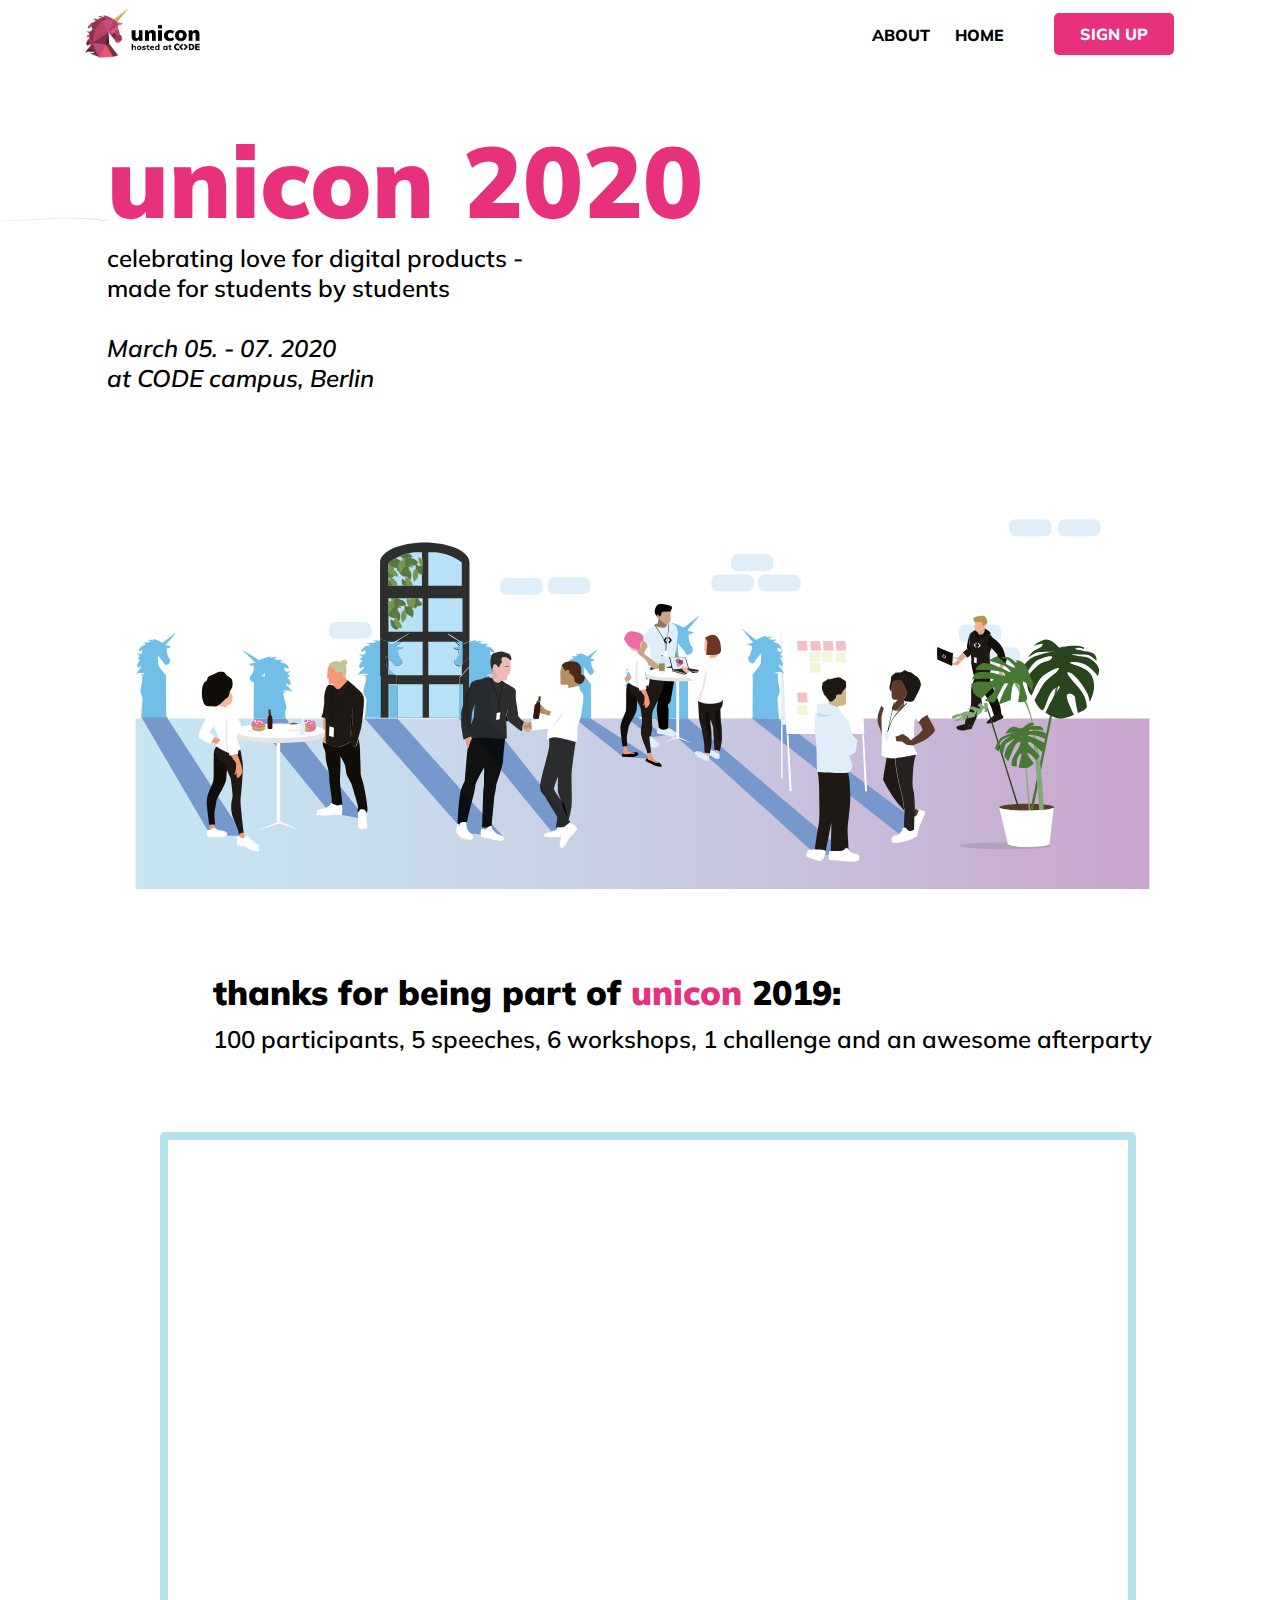
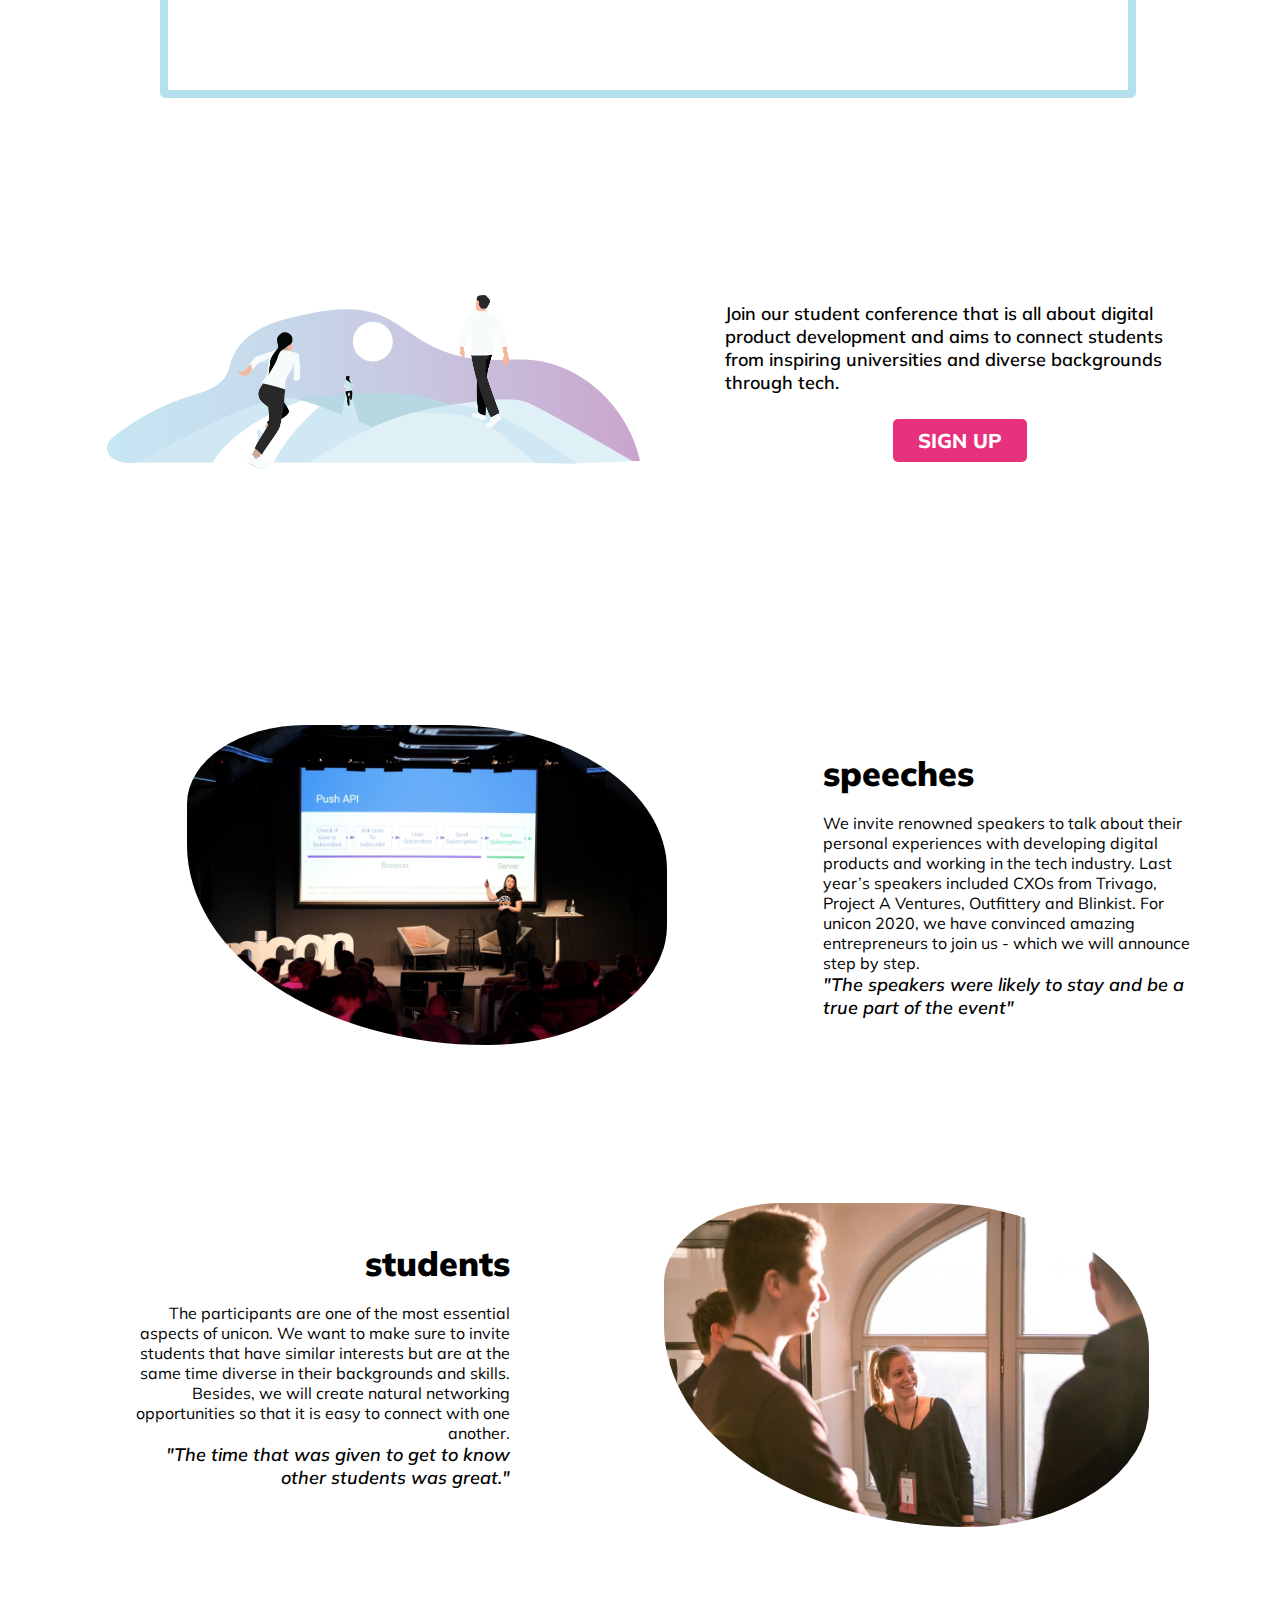
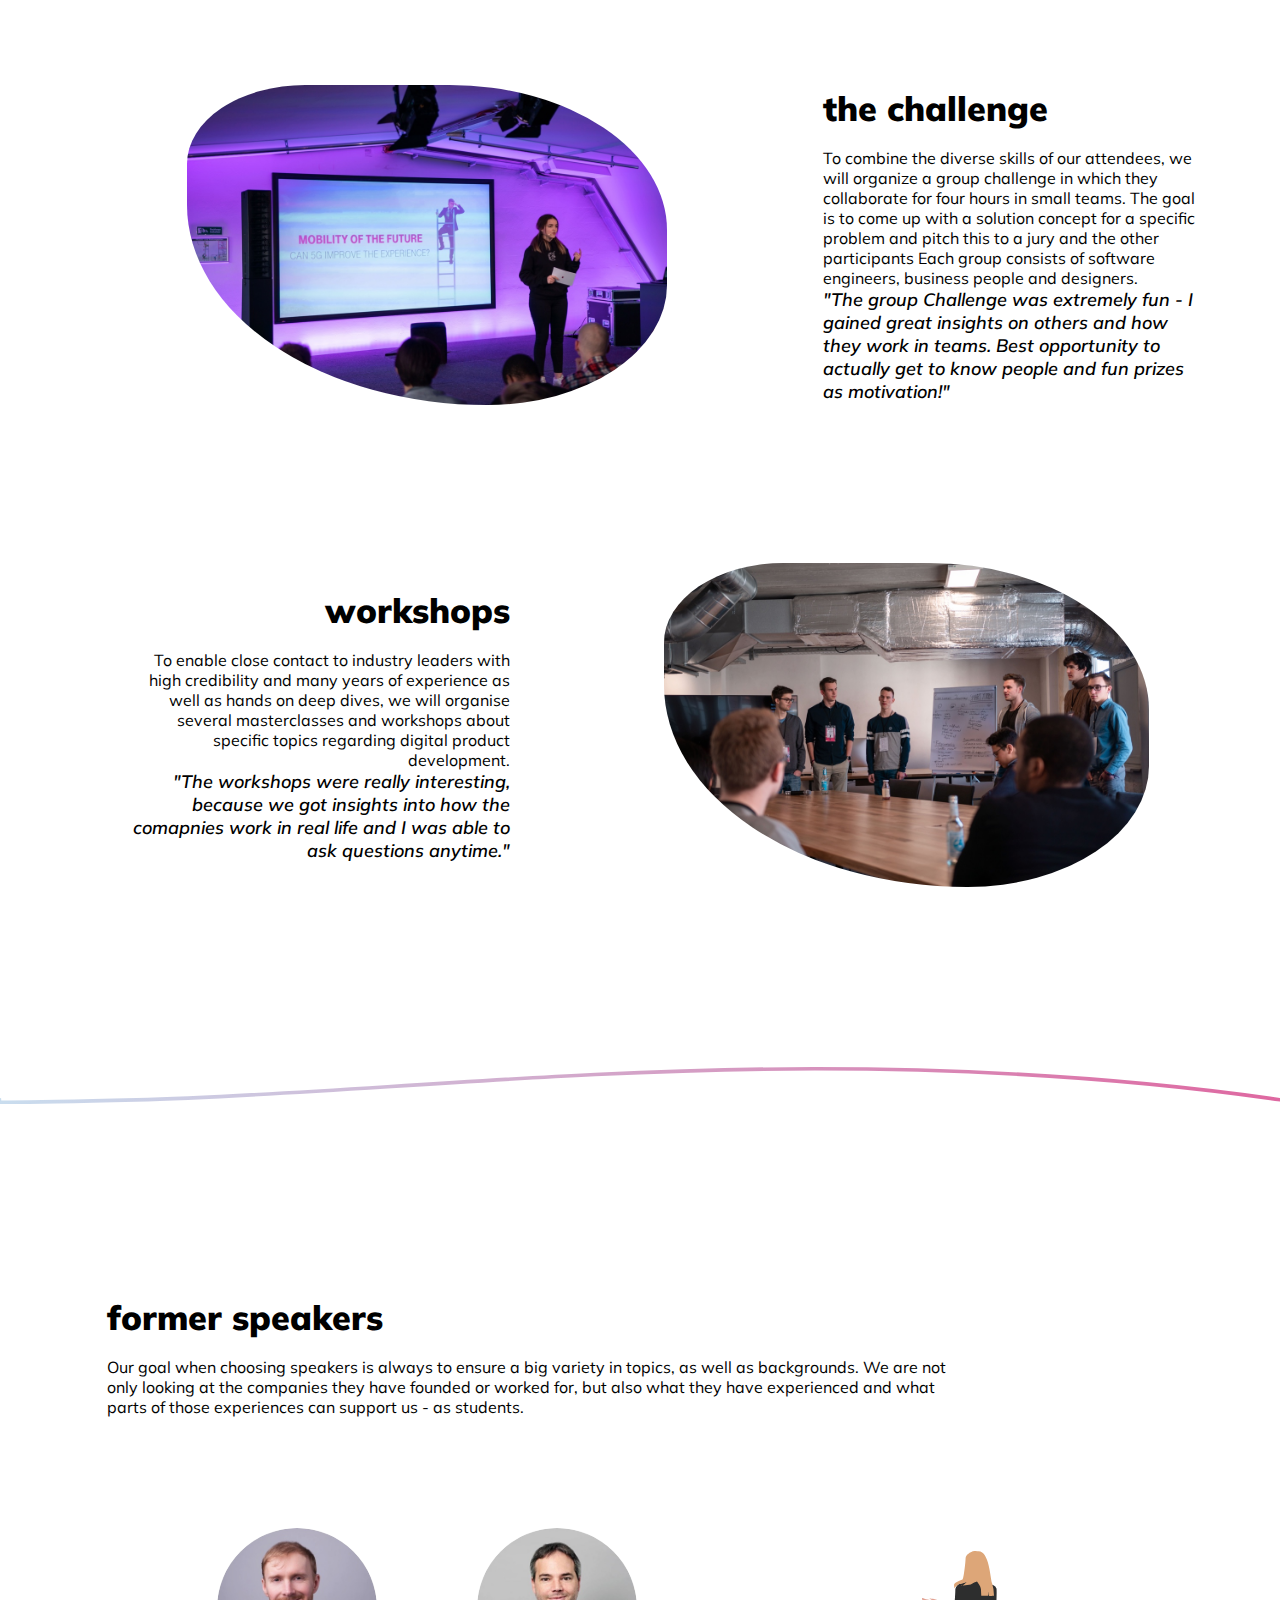
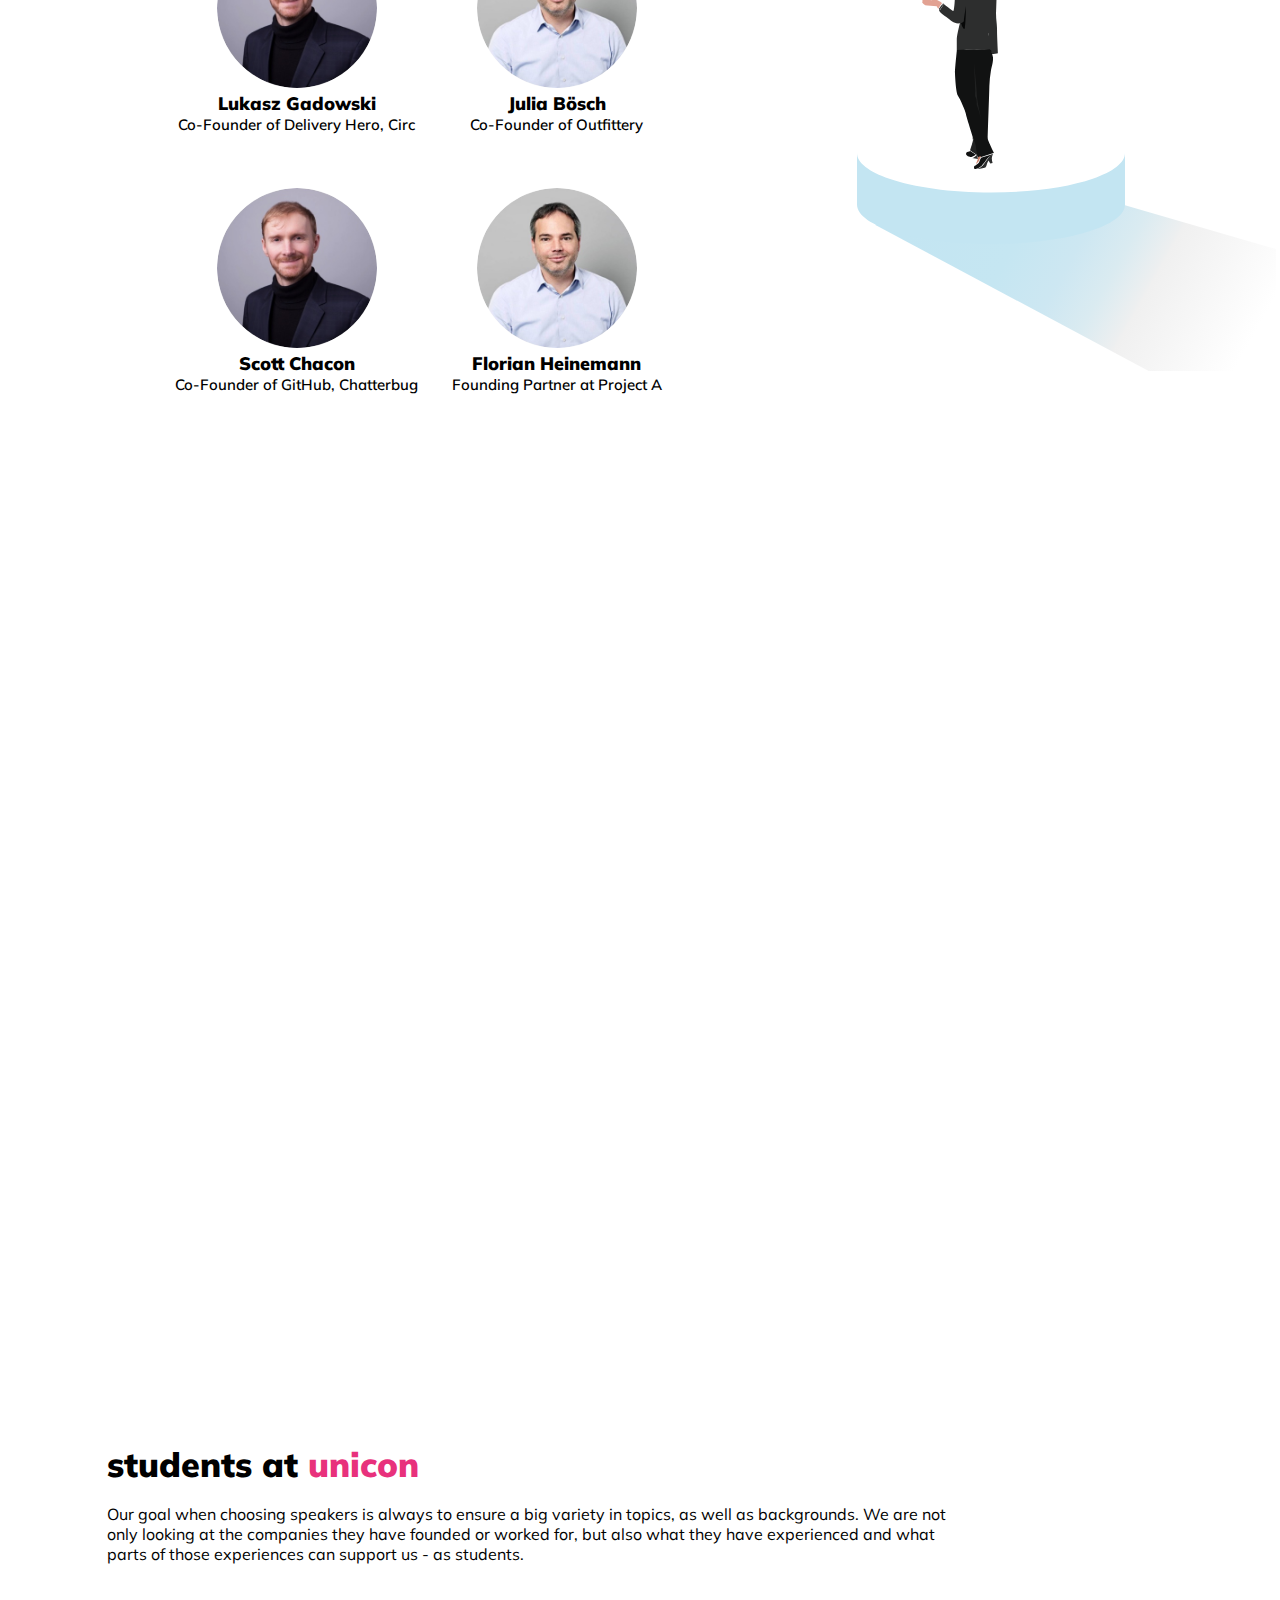
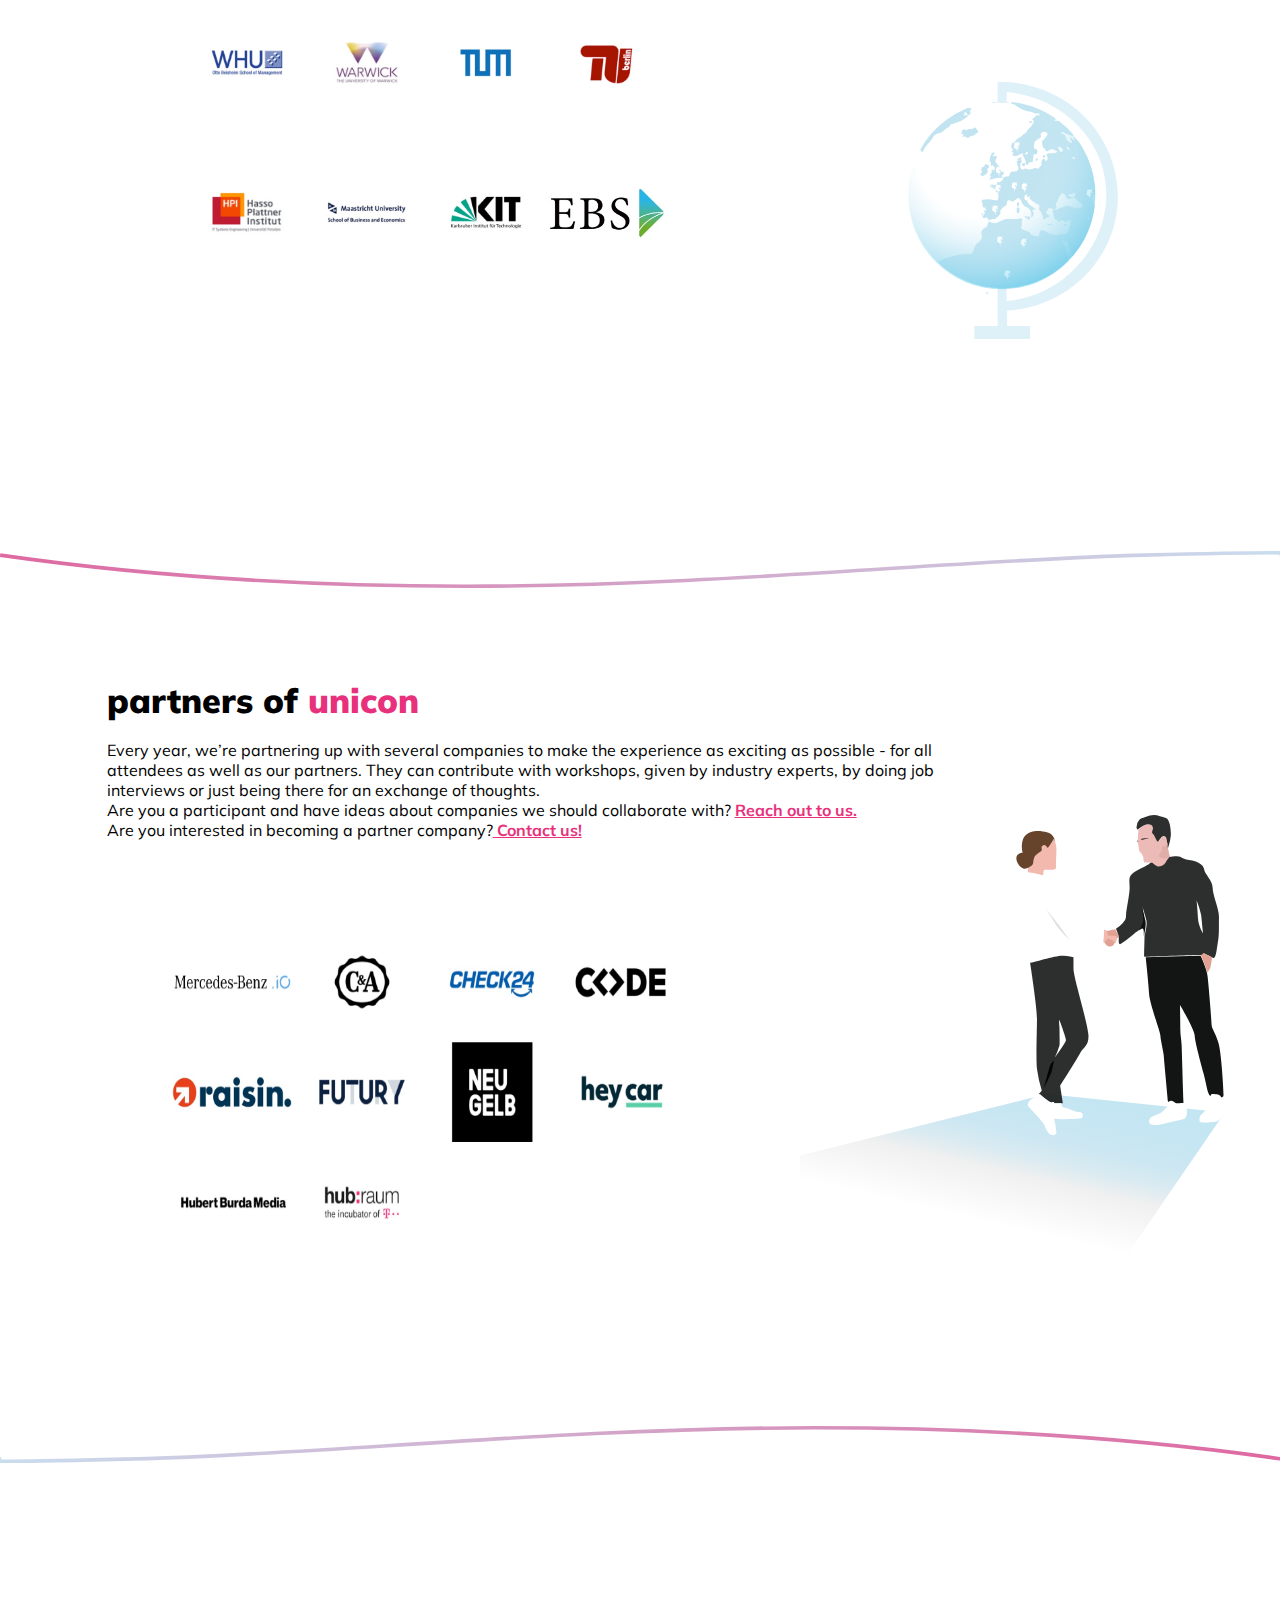
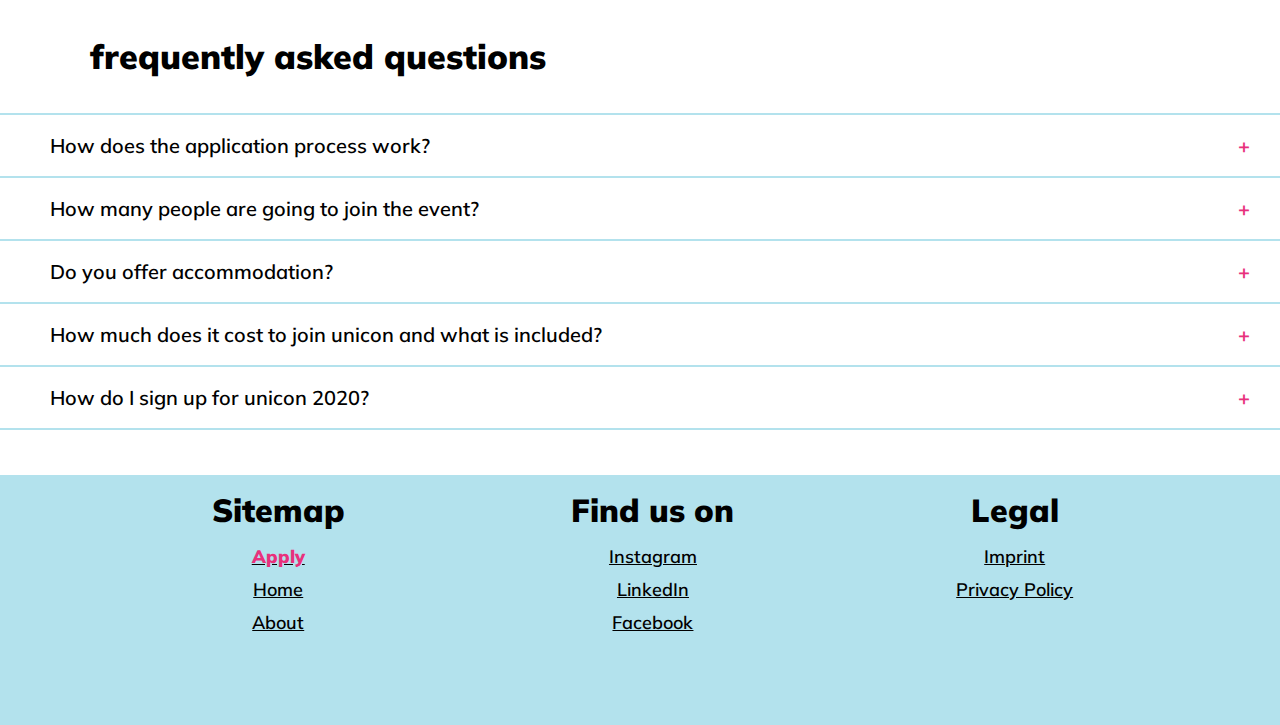
<file: index.html>
<!DOCTYPE html>
<html>

<head>
	<title>Digital Product Conference - Unicon!</title>
	<link rel="stylesheet" type="text/css" href="index.css">
	<link href="https://fonts.googleapis.com/icon?family=Material+Icons+Round" rel="stylesheet">
	<meta charset="UTF-8">
	<meta name="description" content="Unicon Berlin - Digital Product Conference by Students for Students">
	<meta name="keywords" content="unicon, digital product conference, student conference, conference berlin">
	<meta name="viewport" content="width=device-width, initial-scale=1">
	<script type="text/javascript" src="nav.js"></script>
	<script type="text/javascript" src="acc.js"></script>

</head>

<body>
	<div id="home"></div>
	<header>
		<nav class="topnav" id="myTopnav">
			<a href="index.html" id="first_link"><img id="logo" src="./pictures/unicon_logo.png" alt="unicon logo"></a>
			<a id="signup_btn_nav" href="apply.html">SIGN UP</a>
			<a href="#home">HOME</a>
			<a href="about.html">ABOUT</a>
			<!-- <a href="#">IMPRESSIONS</a> -->
			<a id="burger" href="javascript:void(0);" class="icon" onclick="toggleNavbar()">
				<i class="material-icons-round md-36">menu</i>
			</a>
		</nav>
	</header>

	<div class="grid">

		<section class="start_text__container">
			<h1 class="website_title">unicon 2020</h1>
			<h3 class="website_subtitle">celebrating love for digital products - <br> made for students by students<br><br> <i class="date_loc">March 05. - 07. 2020<br>at CODE campus, Berlin</i></h3>
			<p class="date_and_location">5th - 7th of March 2020, <br>at CODE University Campus Berlin</p><a href="apply.html">
				<button class="signUp_button_start button_margin_start">SIGN UP</button></a>
		</section>
		<section class="start_img__container">
			<img class="start_illustration_mobile" src="pictures/illustrations/start_illustration.svg">
			<img class="start_illustration_desktop" src="pictures/illustrations/start_illustration.svg">
		</section>



		<section class="video_text__container">
			<h2 class="video_header">thanks for being part of <span>unicon</span> 2019:</h2>
			<p class="video_subHeader">100 participants, 5 speeches, 6 workshops, 1 challenge and an awesome afterparty</p>
		</section>
		<section class="video__container">
				<iframe src="https://www.youtube.com/embed/WWvEcMjX4es?controls=0" frameborder="0" allow="accelerometer; autoplay; encrypted-media; gyroscope; picture-in-picture" allowfullscreen></iframe>
		</section>



		<div class="divider_one__container">
			<img class="divider mobile_divider" src="pictures/illustrations/path1.svg">
			<!-- <img class="divider desktop_divider" src="pictures/illustrations/path1.svg"> -->
		</div>

		<section class="signup_img__container">
			<img class="signup_illustration" src="pictures/illustrations/signup_illustration.png">
		</section>
		<section class="signup_text__container">
			<p class="signUp_text">Join our student conference that is all about digital product development and aims to connect students from inspiring universities and diverse backgrounds through tech.</p> 
				<a href="apply.html"><button class="signUp_button_page">SIGN UP</button></a>
		</section>

		<div class="divider_two__container">
			<img class="divider mobile_divider" src="pictures/illustrations/path2.svg">
			<!-- <img class="divider desktop_divider" src="pictures/illustrations/path2.svg"> -->
		</div>



		<section class="speech_img__container">
			<div class="image_center"><img class="left_image" src="pictures/history/history_1.jpg"></div>
		</section>
		<section class="speech_text__container info_text left_text">
			<i class="material-icons-round md-20 white circle center">
				forum
			</i>
			<h2 class="info_header">speeches</h2>
			<p class="info_section_text">We invite renowned speakers to talk about their personal experiences with developing digital products and working in the tech industry. Last year’s speakers included CXOs from Trivago, Project A Ventures, Outfittery and Blinkist. For unicon 2020, we have convinced amazing entrepreneurs to join us - which we will announce step by step.</p>
			<p class="info_section_quote">
				<i class="info_quote">"The speakers were likely to stay and be a true part of the event"</i>
			</p>
		</section>

		<section class="student_text__container info_text right_text">
				<i class="material-icons-round md-20 white circle center">
					group
				</i>
				<h2 class="info_header">students</h2>
				<p class="info_section_text right_text">The participants are one of the most essential aspects of unicon. We want to make sure to invite students that have similar interests but are at the same time diverse in their backgrounds and skills. Besides, we will create natural networking opportunities so that it is easy to connect with one another.</p>
				<p class="info_section_quote">
					<i class="info_quote">"The time that was given to get to know other students was great."</i>
				</p>
		</section>
		<section class="student_img__container">
			<div class="image_center"><img class="right_image" src="pictures/history/history_2.jpg"></div>
		</section>

		<section class="challenge_img__container">
			<div class="image_center"><img class="left_image" src="pictures/history/history_3.jpg"></div>
		</section>
		<section class="challenge_text__container info_text left_text">
			<i class="material-icons-round md-20 white circle center">
			flag
			</i>
			<h2 class="info_header">the challenge</h2>
			<p class="info_section_text">To combine the diverse skills of our attendees, we will organize a group challenge in which they collaborate for four hours in small teams. The goal is to come up with a solution concept for a specific problem and pitch this to a jury and the other participants Each group consists of software engineers, business people and designers.</p>
			<p class="info_section_quote">
				<i class="info_quote">"The group Challenge was extremely fun - I gained great insights on others and how they work in teams. Best opportunity to actually get to know people and fun prizes as motivation!"</i>
			</p>
		</section>

		<section class="workshop_text__container info_text right_text">
			<i class="material-icons-round md-20 white circle center">
			next_week
			</i>
			<h2 class="info_header">workshops</h2>
			<p class="info_section_text right_text">To enable close contact to industry leaders with high credibility and many years of experience as well as hands on deep dives, we will organise several masterclasses and workshops about specific topics regarding digital product development.</p>
			<p class="info_section_quote">
				<i class="info_quote">"The workshops were really interesting, because we got insights into how the comapnies work in real life and I was able to ask questions anytime."</i>
			</p>
		</section>
		<section class="workshop_img__container">
			<div class="image_center"><img class="right_image" src="pictures/history/history_4.jpg"></div>
		</section>
		<div class="divider_three__container">
			<img class="divider mobile_divider" src="pictures/illustrations/path1.svg">
			<img class="divider desktop_divider" src="pictures/illustrations/path1.svg">
		</div>



		<section class="speaker_text__container">
			<h2 class="info_header">former speakers</h2>
			<p class="info_section_text">Our goal when choosing speakers is always to ensure a big variety in topics, as well as backgrounds. We are not only looking at the companies they have founded or worked for, but also what they have experienced and what parts of those experiences can support us - as students.</p>
		</section>
		<section class="speaker_img__container">
			<div id="speaker1" class="speaker_box">
				<img class="speaker_image" src="pictures/speakers/speaker_1.jpg">
				<h3 class="speaker_name">Lukasz Gadowski</h3>
				<p class="speaker_company">Co-Founder of Delivery Hero, Circ</p>
			</div>
			<div id="speaker2" class="speaker_box">
				<img class="speaker_image" src="pictures/speakers/speaker_2.jpg">
				<h3 class="speaker_name">Julia Bösch</h3>
				<p class="speaker_company">Co-Founder of Outfittery</p>
			</div>
			<div id="speaker3" class="speaker_box">
				<img class="speaker_image" src="pictures/speakers/speaker_3.jpg">
				<h3 class="speaker_name">Scott Chacon</h3>
				<p class="speaker_company">Co-Founder of GitHub, Chatterbug</p>
			</div>
			<div id="speaker4" class="speaker_box">
				<img class="speaker_image" src="pictures/speakers/speaker_4.jpg">
				<h3 class="speaker_name">Florian Heinemann</h3>
				<p class="speaker_company">Founding Partner at Project A</p>
			</div>
			<div id="speaker5" class="speaker_box">
				<img class="speaker_image" src="pictures/speakers/speaker_5.jpg">
				<h3 class="speaker_name">Finn Age Hänsel</h3>
				<p class="speaker_company">Managing Director, movinga</p>
			</div>
			<div id="speaker6" class="speaker_box">
				<img class="speaker_image" src="pictures/speakers/speaker_6.jpg">
				<h3 class="speaker_name">Judith Dada</h3>
				<p class="speaker_company">Partner at La Famiglia VC</p>
			</div>
		</section>
			<section class="speaker_illustration__container">
				<img id="speaker_illustration" src="pictures/illustrations/speaker_illustration.svg">
			</section>

		<div class="divider_four__container">
			<img class="divider mobile_divider" src="pictures/illustrations/path2.svg">
			<img class="divider desktop_divider" src="pictures/illustrations/path2.svg">
		</div>

		<!-- <section class="agenda__container">
			<img src="pictures/illustrations/agenda.svg">
		</section> -->
		<div class="divider_x__container">
			<img class="divider mobile_divider" src="pictures/illustrations/path1.svg">
			<img class="divider desktop_divider" src="pictures/illustrations/path1.svg">
		</div>


		<section class="university_text__container">
				<h2 class="info_header left_text">students at <span>unicon</span></h2>
				<p class="info_section_text left_text">Our goal when choosing speakers is always to ensure a big variety in topics, as well as backgrounds. We are not only looking at the companies they have founded or worked for, but also what they have experienced and what parts of those experiences can support us - as students.</p>
		</section>
		<section class="university_img__container">
			<div id="uni1" class="university_box">
				<img class="university_image" src="pictures/universitys/uni_1.jpg">
				<img class="university_image_desktop" src="pictures/universitys/uni_1.jpg">
			</div>
			<div id="uni2" class="university_box">
				<img class="university_image" src="pictures/universitys/uni_2.jpg">
				<img class="university_image_desktop" src="pictures/universitys/uni_2.jpg">
			</div>
			<div id="uni3" class="university_box">
				<img class="university_image" src="pictures/universitys/uni_3.jpg">
				<img class="university_image_desktop" src="pictures/universitys/uni_3.jpg">
			</div>
			<div id="uni4" class="university_box">
				<img class="university_image" src="pictures/universitys/uni_4.jpg">
				<img class="university_image_desktop" src="pictures/universitys/uni_4.jpg">
			</div>
			<div id="uni5" class="university_box">
				<img class="university_image" src="pictures/universitys/uni_5.jpg">
				<img class="university_image_desktop" src="pictures/universitys/uni_5.jpg">
			</div>
			<div id="uni6" class="university_box">
				<img class="university_image" src="pictures/universitys/uni_6.jpg">
				<img class="university_image_desktop" src="pictures/universitys/uni_6.jpg">
			</div>
			<div id="uni7" class="university_box">
				<img class="university_image" src="pictures/universitys/uni_7.jpg">
				<img class="university_image_desktop" src="pictures/universitys/uni_7.jpg">
			</div>
			<div id="uni8" class="university_box">
				<img class="university_image" src="pictures/universitys/uni_8.jpg">
				<img class="university_image_desktop" src="pictures/universitys/uni_8.jpg">
			</div>
			<div id="uni9" class="university_box">
				<img class="university_image" src="pictures/universitys/uni_9.jpg">
				<img class="university_image_desktop" src="pictures/universitys/uni_9.jpg">
			</div>
			<div id="uni10" class="university_box">
				<img class="university_image" src="pictures/universitys/uni_10.jpg">
				<img class="university_image_desktop" src="pictures/universitys/uni_10.jpg">
			</div>
			<div id="uni11" class="university_box">
				<img class="university_image" src="pictures/universitys/uni_11.jpg">
				<img class="university_image_desktop" src="pictures/universitys/uni_11.jpg">
			</div>
			<div id="uni12" class="university_box">
				<img class="university_image" src="pictures/universitys/uni_12.jpg">
				<img class="university_image_desktop" src="pictures/universitys/uni_12.jpg">
			</div>
		</section>
		<div class="university_illustration__container">
			<img src="pictures/illustrations/uni_illustraition.svg">
		</div>



		<div class="divider_five__container">
			<img class="divider mobile_divider" src="pictures/illustrations/path1.svg">
			<img class="divider desktop_divider" src="pictures/illustrations/path1.svg">
		</div>

		<section class="partner_text__container">
			<h2 class="info_header left_text">partners of <span>unicon</span></h2>
			<p class="info_section_text left_text">Every year, we’re partnering up with several companies to make the experience as exciting as possible - for all attendees as well as our partners. They can contribute with workshops, given by industry experts, by doing job interviews or just being there for an exchange of thoughts.<br> Are you a participant and have ideas about companies we should collaborate with? <a id="contact_link" href="mailto:henrik.bredenbals@code.berlin">Reach out to us.</a><br>
			Are you interested in becoming a partner company?<a id="contact_link" href="mailto:paulina.steffen@code.berlin"> Contact us!</a></p>
		</section>

		<section class="partner_img__container">
			<div id="partner1">
				<img class="partner_image" src="pictures/partners/partner_1.jpg">
			</div>
			<div id="partner2">
				<img class="partner_image" src="pictures/partners/partner_2.jpg">
			</div>
			<div id="partner3">
				<img class="partner_image" src="pictures/partners/partner_3.jpg">
			</div>
			<div id="partner4">
				<img class="partner_image" src="pictures/partners/partner_4.jpg">
			</div>
			<div id="partner5">
				<img class="partner_image" src="pictures/partners/partner_5.jpg">
			</div>
			<div id="partner6">
				<img class="partner_image" src="pictures/partners/partner_6.jpg">
			</div>
			<div id="partner7">
				<img class="partner_image" src="pictures/partners/partner_7.jpg">
			</div>
			<div id="partner8">
				<img class="partner_image" src="pictures/partners/partner_8.jpg">
			</div>
			<div id="partner9">
				<img class="partner_image" src="pictures/partners/partner_9.jpg">
			</div>
			<div id="partner10">
				<img class="partner_image" src="pictures/partners/partner_10.jpg">
			</div>
		</section>
		<section class="partner_illustration__container">
				<img src="pictures/illustrations/partner_illustration.svg">
			</section>



		<section class="faq__container">
			<h2 class=" info_header left_text faq_header">frequently asked questions</h2>
			<button class="accordion border_2px_top">How does the application process work?</button>
			<div class="panel">
				<p><br>Due to the limited amount of space in our location, we also have to limit slots for participants. That’s why we had to find a way to choose the applicants.<br><br> We ask you for some necessary information about yourself as a first step in the application process. Besides that, we are really interested in why you would like to join the conference. The answer is optional, but it would make our decision easier if you give a short explanation. Please make sure that your application is written in English.<br><br> Important: All students can apply! You just have to be enrolled at a University or University of Applied Sciences. <br><br></p>
			</div>
			<button class="accordion">How many people are going to join the event?</button>
			<div class="panel">
				<p><br>We are going to invite around 150 participants as well as speakers, mentors, and sponsors to attend unicon 2020.<br><br></p>
			</div>
			<button class="accordion">Do you offer accommodation?</button>
			<div class="panel">
				<p><br>In general: No. But, as some of the participants will be students from CODE, we know a few people that could host participants in their flats where you could sleep for free.<br><br> If you would like or need to get free accommodation, please make sure to check the required checkbox in your application. We will contact you on time and give you all the required information about your accommodation. Nonetheless, we can’t promise that we will find a host for everyone - but we will give our best and let you know early enough in advance.
			<br><br></p>
			</div>
			<button class="accordion">How much does it cost to join unicon and what is
				included?</button>
			<div class="panel">
				<p><br>To be part of unicon a ticket of 30€ will have to be purchased. If you can not afford that ticket, please contact Paulina (paulina.steffen@code.berlin)<br><br> The ticket price includes the conference visit, food and drinks during the whole 2.5 days, and an afterparty. It does not include accommodation.
			<br><br></p>
			</div>
			<button class="accordion border_2px_bot">How do I sign up for unicon 2020?</button>
			<div class="panel panel_exception">
				<p><br><b>Right here:</b><br><br>				<a href="apply.html"><button class="signUp_button_page">SIGN UP</button></a>
<br><br></p>
			</div>
			<script>
    var acc = document.getElementsByClassName("accordion");
    var i;

    for (i = 0; i < acc.length; i++) {
      acc[i].addEventListener("click", function() {
        this.classList.toggle("active");
        var panel = this.nextElementSibling;
        if (panel.style.maxHeight) {
          panel.style.maxHeight = null;
        } else {
          panel.style.maxHeight = panel.scrollHeight + "px";
        }
      });
    }
    </script>
		</section>



		<footer>
			<div>
				<h4>Sitemap</h4>
				<ul>
					<li><a href="apply.html"><span><b>Apply</b></span></a></li>
					<li><a href="#home">Home</a></li>
					<li><a href="about.html">About</a></li>
					<!-- <li><a href="#">Impressions</a></li> -->
				</ul>
			</div>
			<div>
				<h4>Find us on</h4>
				<ul>
					<li><a href="https://www.instagram.com/unicon.berlin/">Instagram</a></li>
					<li><a href="https://www.linkedin.com/company/unicon-hostedatcode">LinkedIn</a></li>
					<li><a href="https://de-de.facebook.com/unicon.berlin/">Facebook</a></li>
				</ul>
			</div>
			<div>
				<h4>Legal</h4>
				<ul>
					<li><a href="imprint.html">Imprint</a></li>
					<li><a href="privacy.html">Privacy Policy</a></li>
				</ul>
			</div>
		</footer>
</body>

</html>
</file>
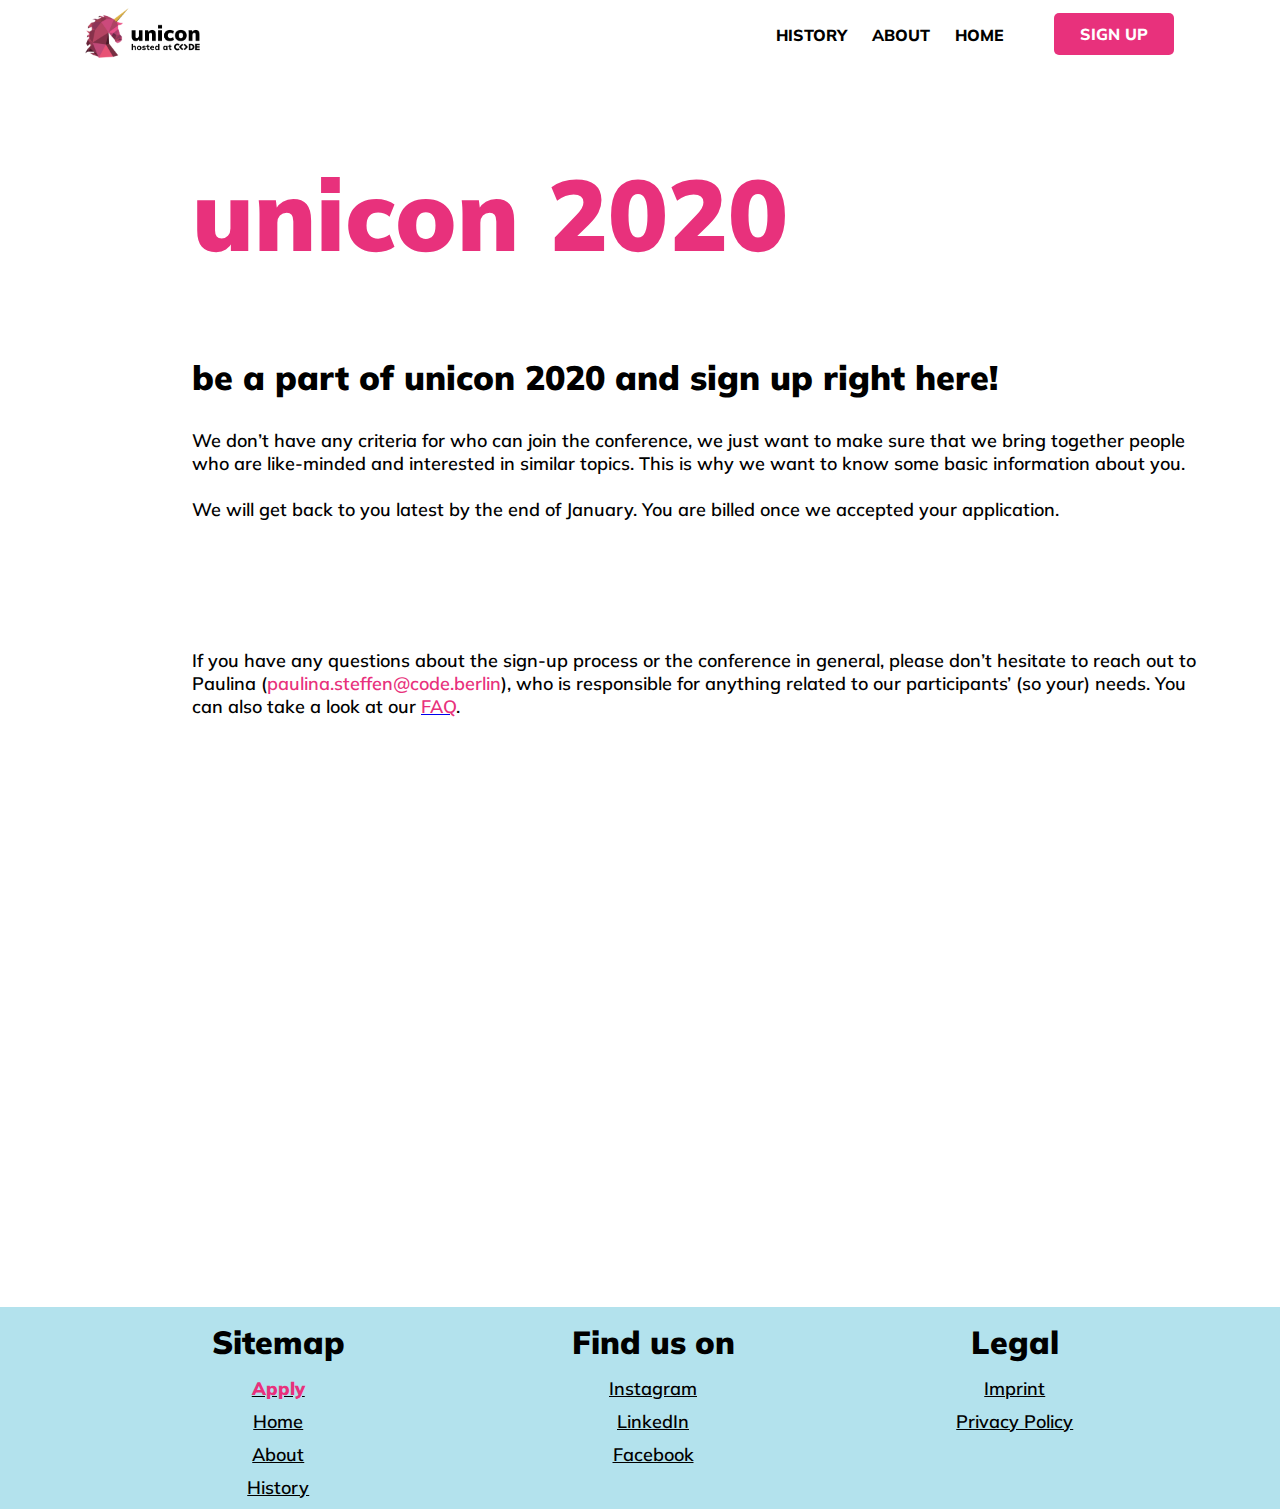
<file: apply.html>
<!DOCTYPE html>
<html>

<head>
	<title>Digital Product Conference - Unicon!</title>
	<link rel="stylesheet" type="text/css" href="index.css">
	<link href="https://fonts.googleapis.com/icon?family=Material+Icons+Round" rel="stylesheet">
	<meta charset="UTF-8">
	<meta name="description" content="Unicon Berlin - Digital Product Conference by Students for Students">
	<meta name="keywords" content="unicon, digital product conference, student conference, conference berlin">
	<meta name="viewport" content="width=device-width, initial-scale=1">
	<script type="text/javascript" src="nav.js"></script>
	<link rel="stylesheet" type="text/css" href="https://pretix.eu/unicon/2020/widget/v1.css">
	<script type="text/javascript" src="https://pretix.eu/widget/v1.en.js" async></script>
</head>

<body>
	<header>
		<nav class="topnav" id="myTopnav">
			<a href="index.html" id="first_link"><img id="logo" src="pictures/unicon_logo.png" alt="unicon logo"></a>
			<a id="signup_btn_nav" href="/">SIGN UP</a>
			<a href="index.html">HOME</a>
			<a href="about.html">ABOUT</a>
			<a href="history.html">HISTORY</a>
			<a id="burger" href="javascript:void(0);" class="icon" onclick="toggleNavbar()">
				<i class="material-icons-round md-36">menu</i>
			</a>
		</nav>
	</header>
	<section class="about_section">
	<h1 class="about_title">unicon 2020</h1>
	<h2 class="about_header">be a part of unicon 2020 and sign up right here!</h2>
	<p class="about_text gap_margin">We don’t have any criteria for who can join the conference, we just want to make sure that we bring together people who are like-minded and interested in similar topics. This is why we want to know some basic information about you. <br><br>We will get back to you latest by the end of January. You are billed once we accepted your application.</p>
	<pretix-widget event="https://pretix.eu/unicon/2020/"></pretix-widget>
	<noscript>
		<div class="pretix-widget">
			<div class="pretix-widget-info-message">
				JavaScript ist in Ihrem Browser deaktiviert. Um unseren Ticket-Shop ohne JavaScript aufzurufen, klicken Sie bitte <a target="_blank" rel="noopener" href="https://pretix.eu/unicon/2020/">hier</a>.
			</div>
		</div>
	</noscript>
	<p class="about_text gap_margin2">If you have any questions about the sign-up process or the conference in general, please don’t hesitate to reach out to Paulina (<span>paulina.steffen@code.berlin</span>), who is responsible for anything related to our participants’ (so your) needs. You can also take a look at our <a href="index.html"><span>FAQ</span></a>.</p>
	</section>
	<footer class="footer_apply">
		<div>
			<h4>Sitemap</h4>
			<ul>
				<li><a href="/"><span><b>Apply</b></span></a></li>
				<li><a href="index.html">Home</a></li>
				<li><a href="about.html">About</a></li>
				<li><a href="history.html">History</a></li>
			</ul>
		</div>
		<div>
			<h4>Find us on</h4>
			<ul>
				<li><a href="https://www.instagram.com/unicon.berlin/">Instagram</a></li>
				<li><a href="https://www.linkedin.com/company/unicon-hostedatcode">LinkedIn</a></li>
				<li><a href="https://de-de.facebook.com/unicon.berlin/">Facebook</a></li>
			</ul>
		</div>
		<div>
			<h4>Legal</h4>
			<ul>
				<li><a href="imprint.html">Imprint</a></li>
				<li><a href="privacy.html">Privacy Policy</a></li>
			</ul>
		</div>
	</footer>
</body>

</html>
</file>
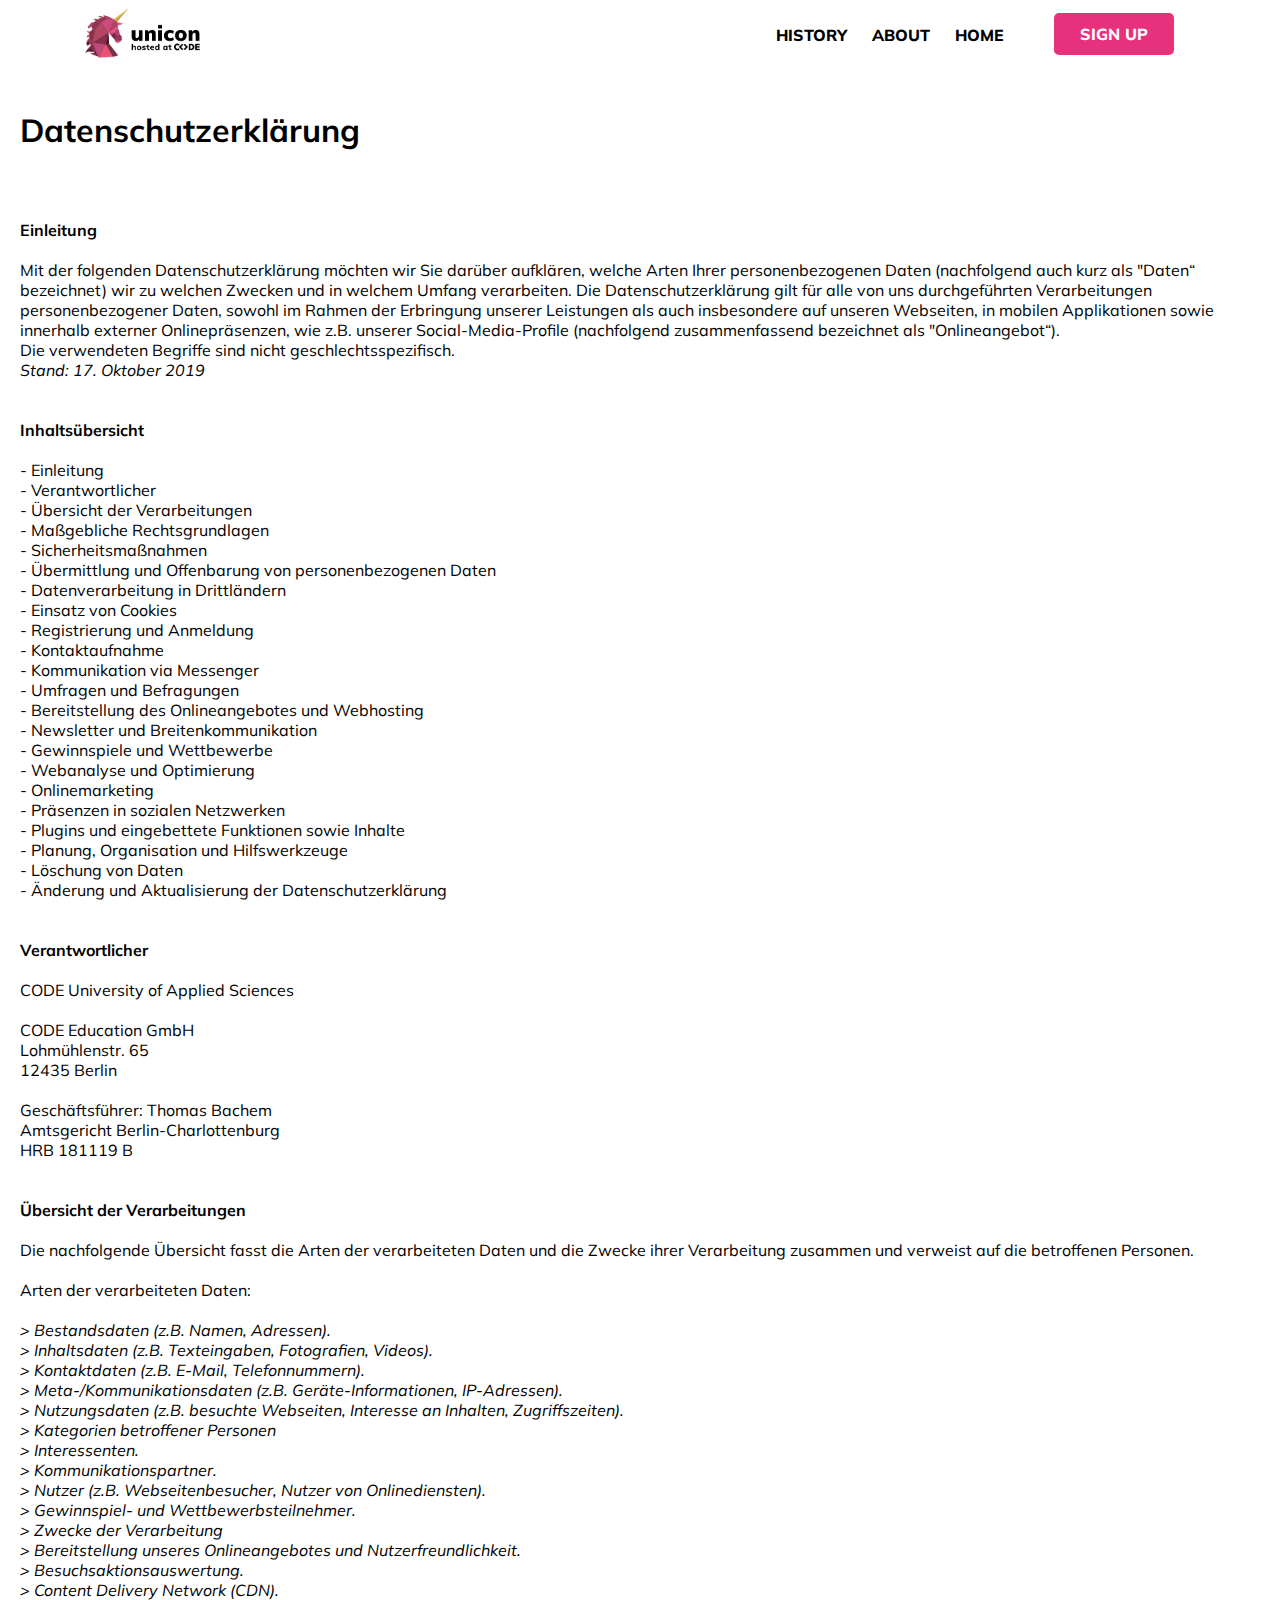
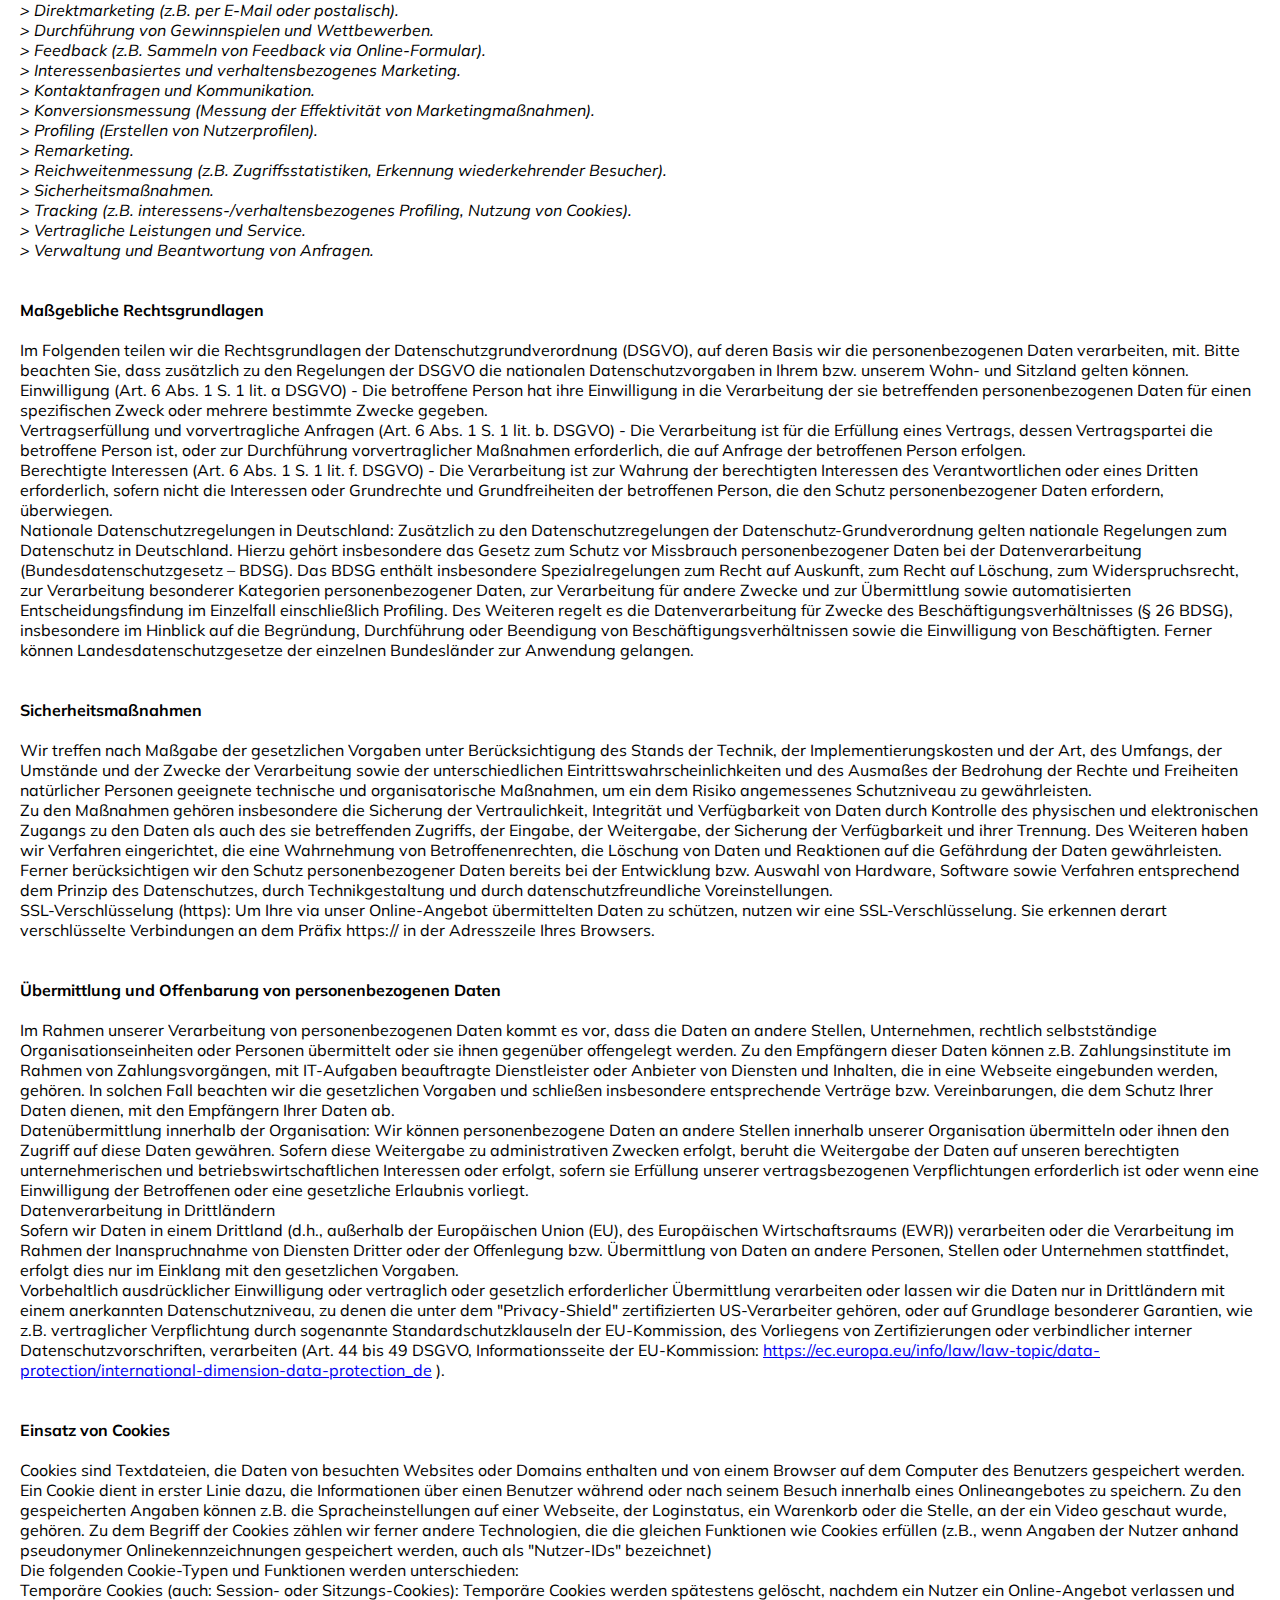
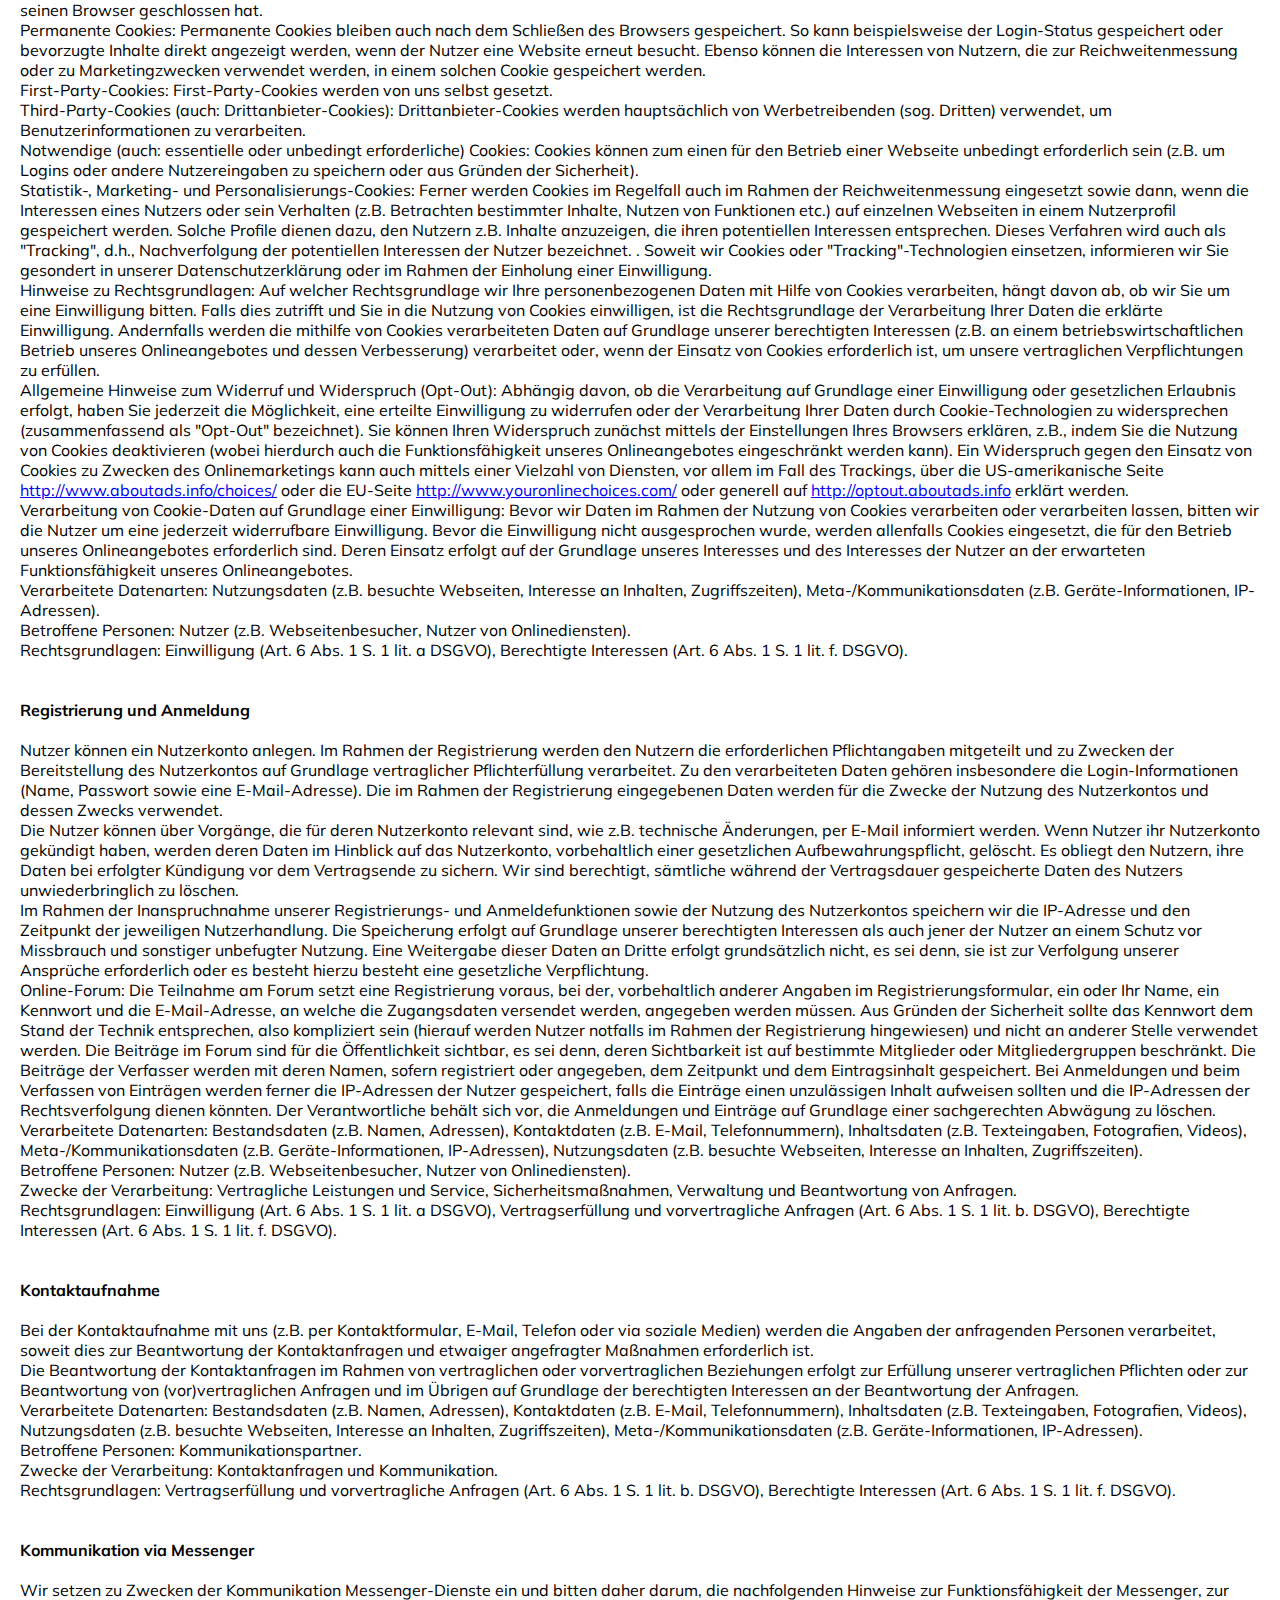
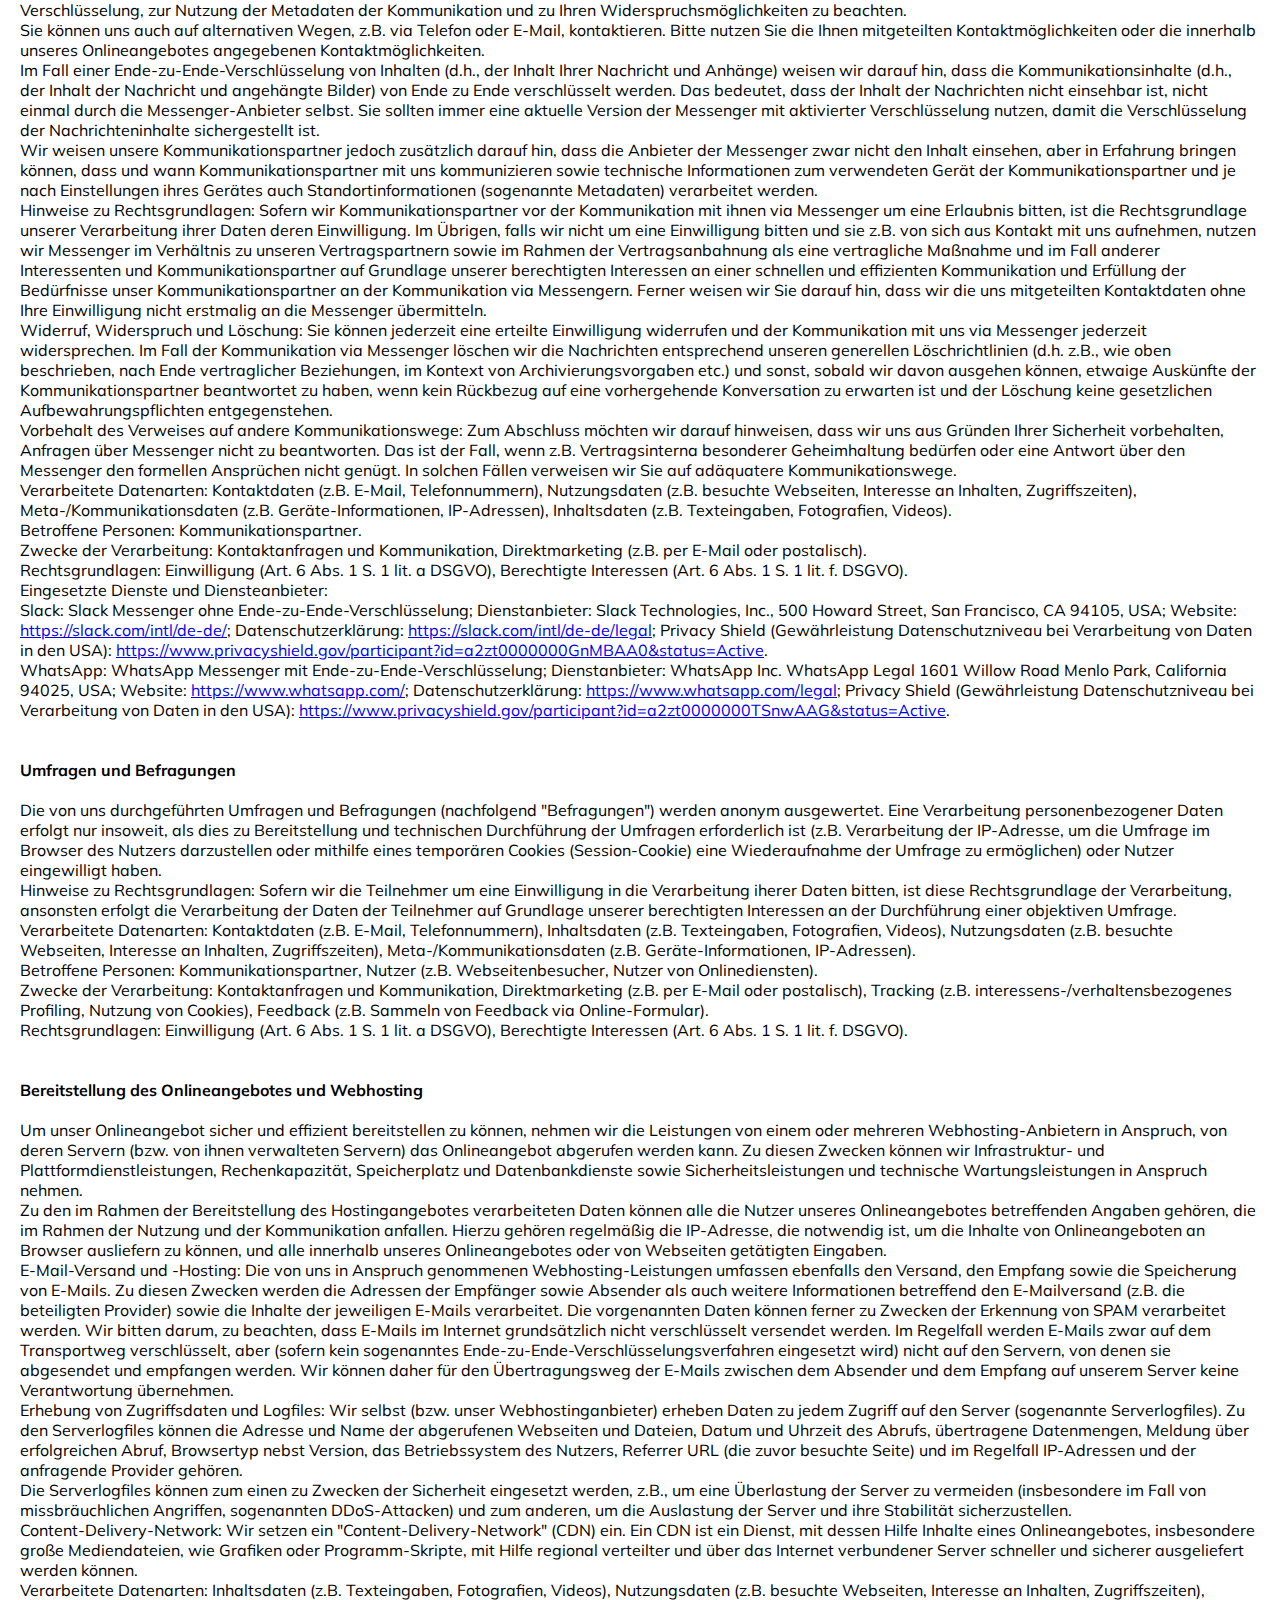
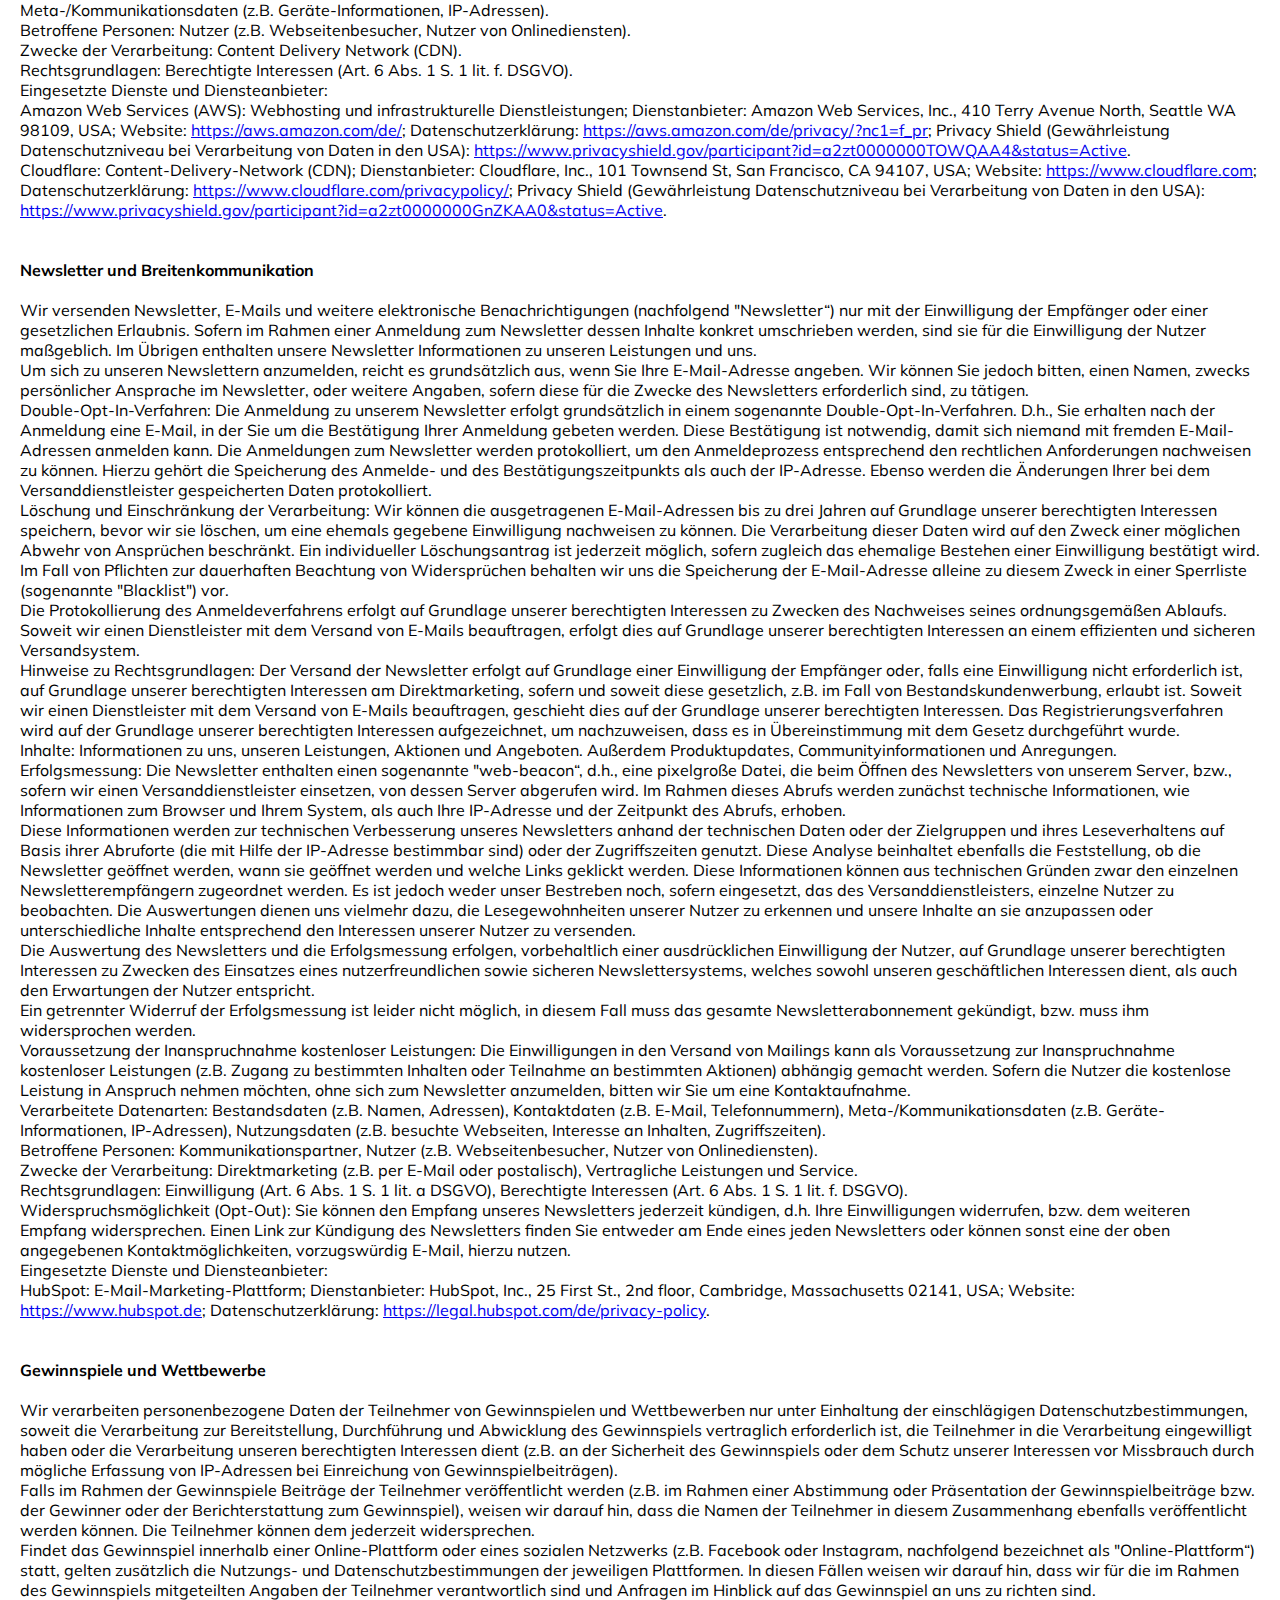
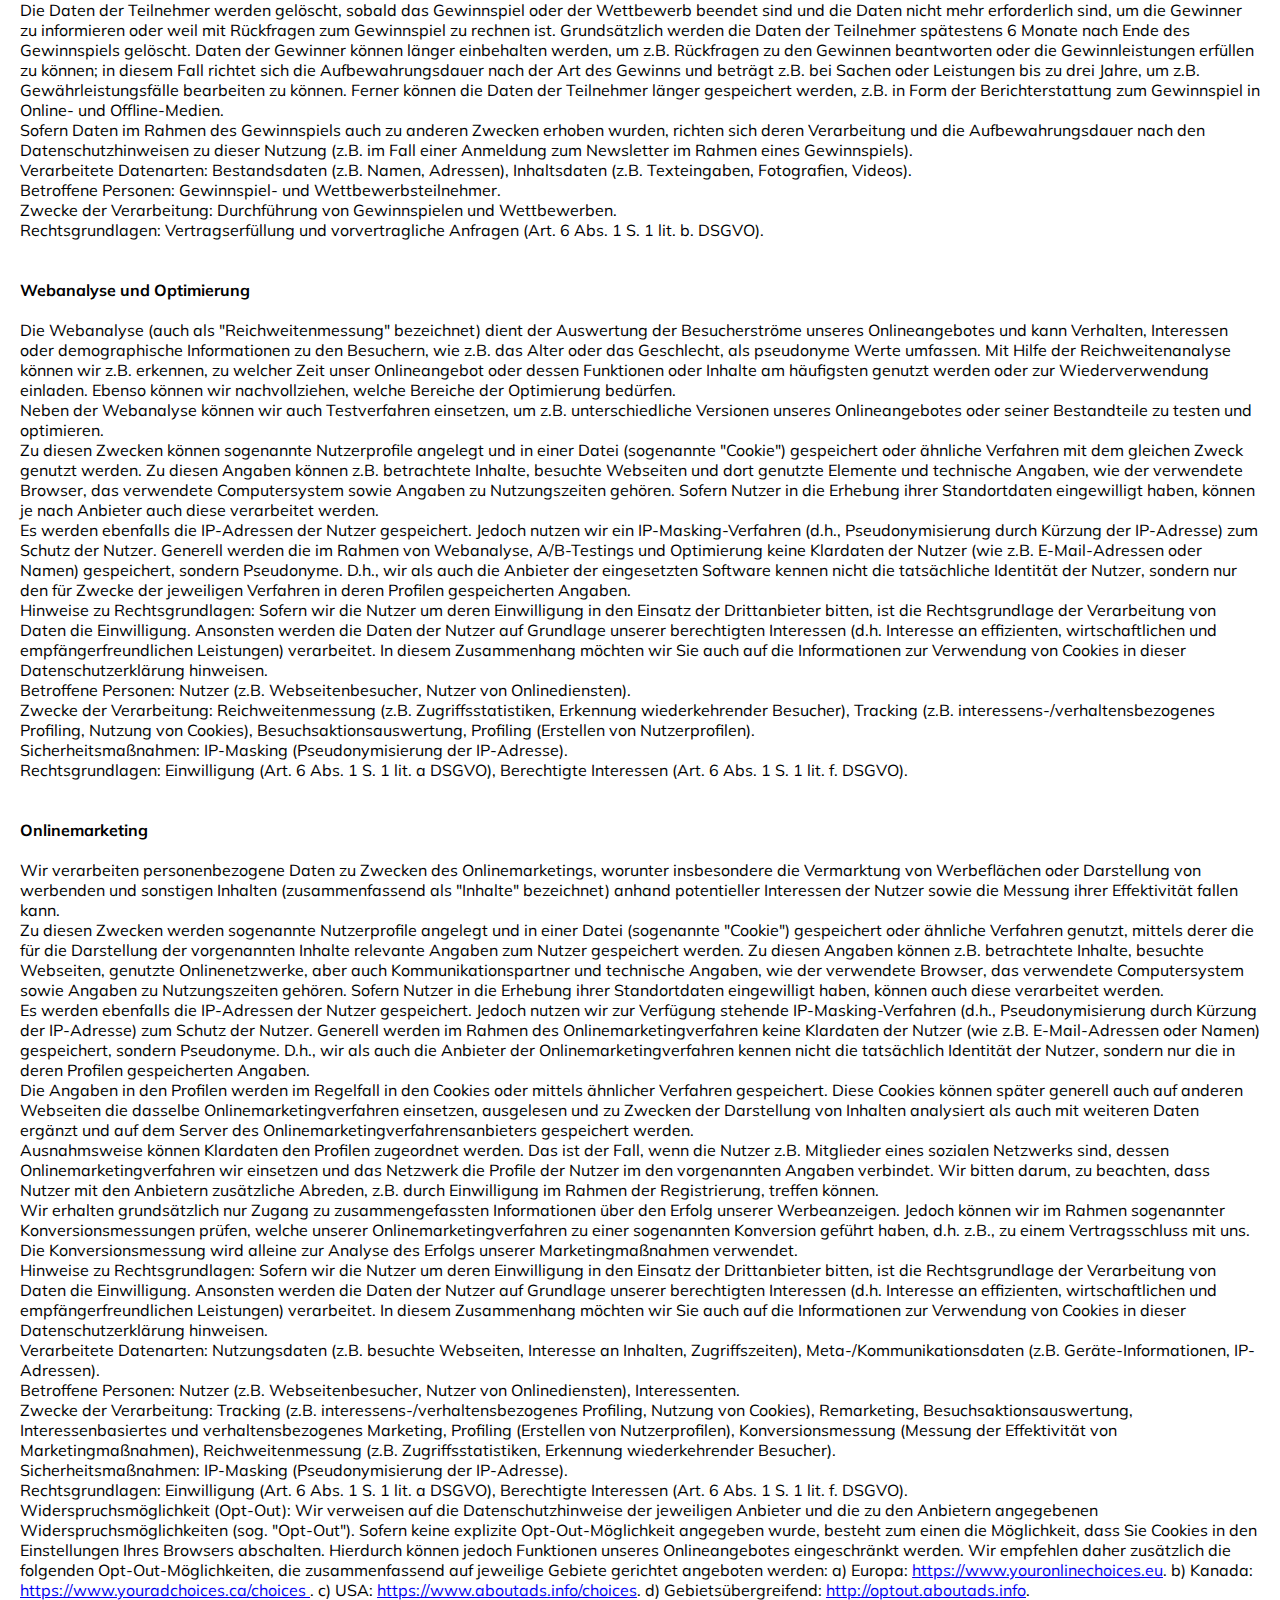
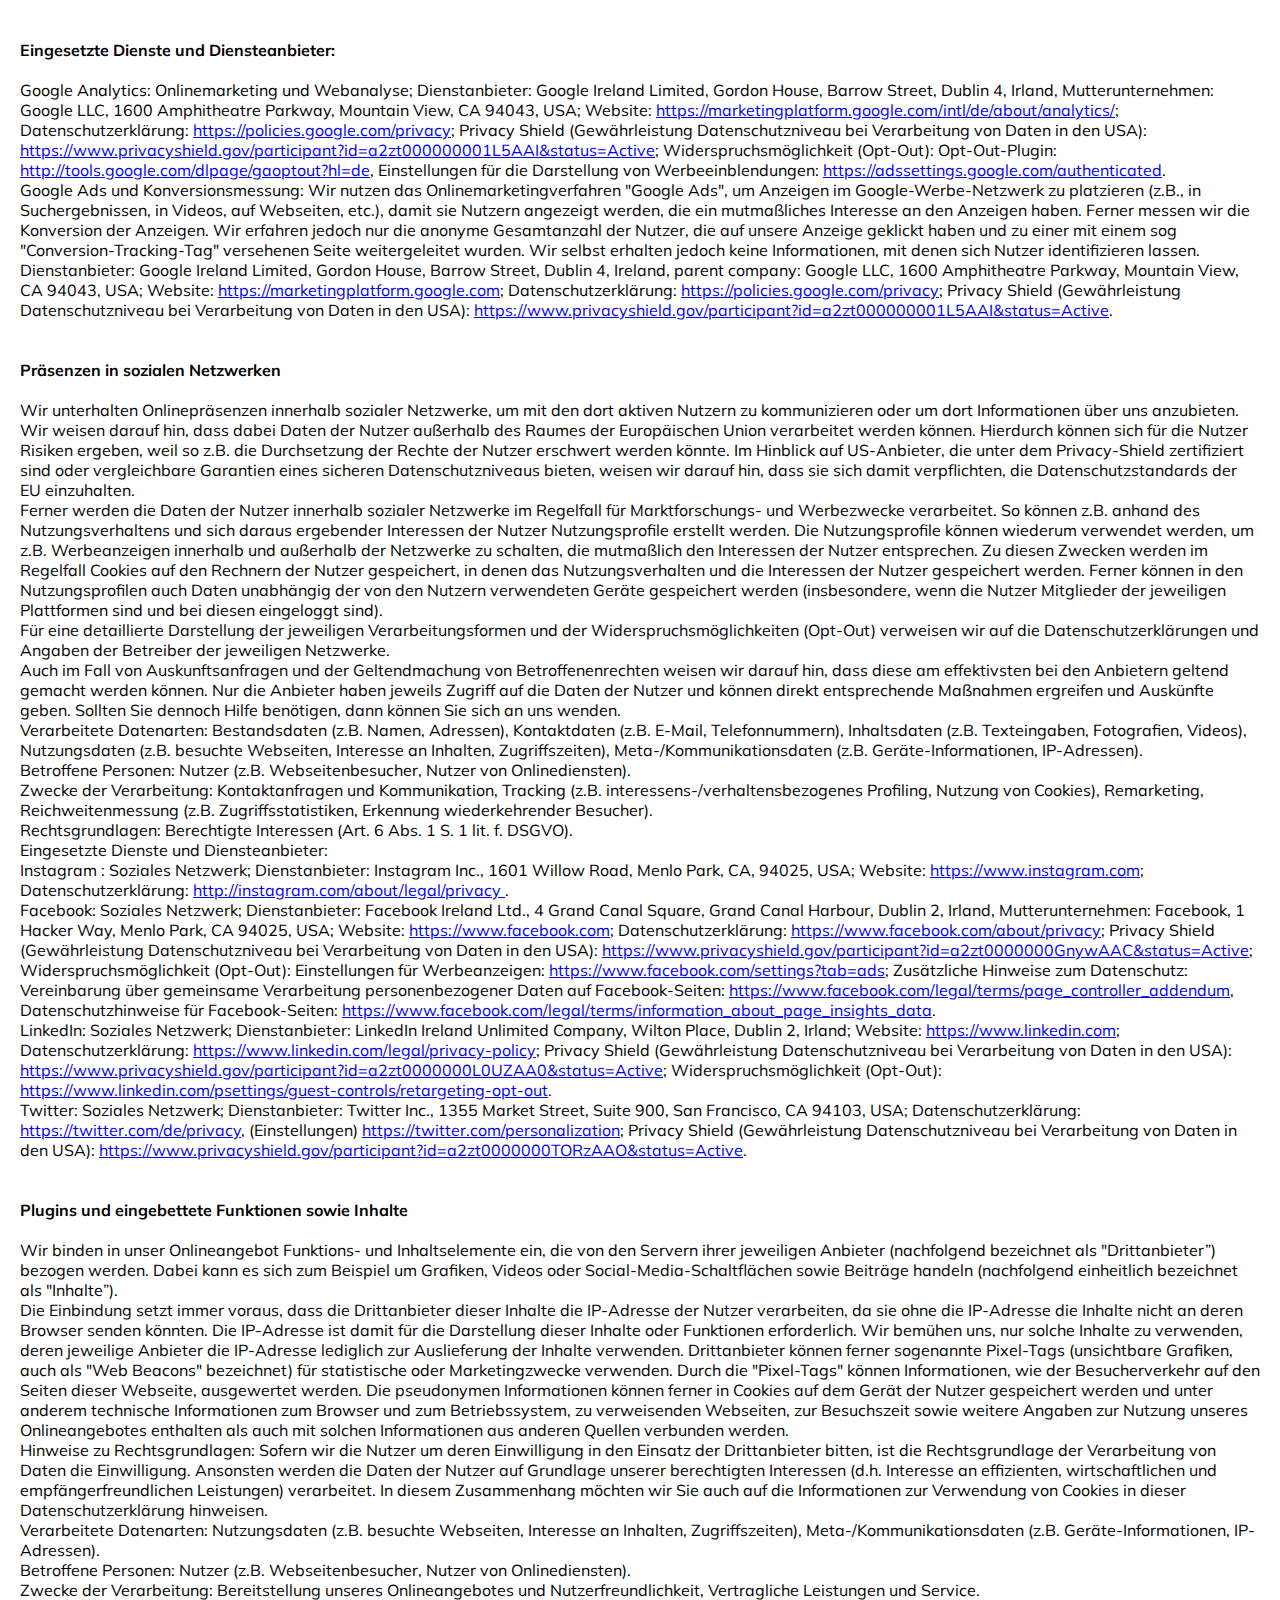
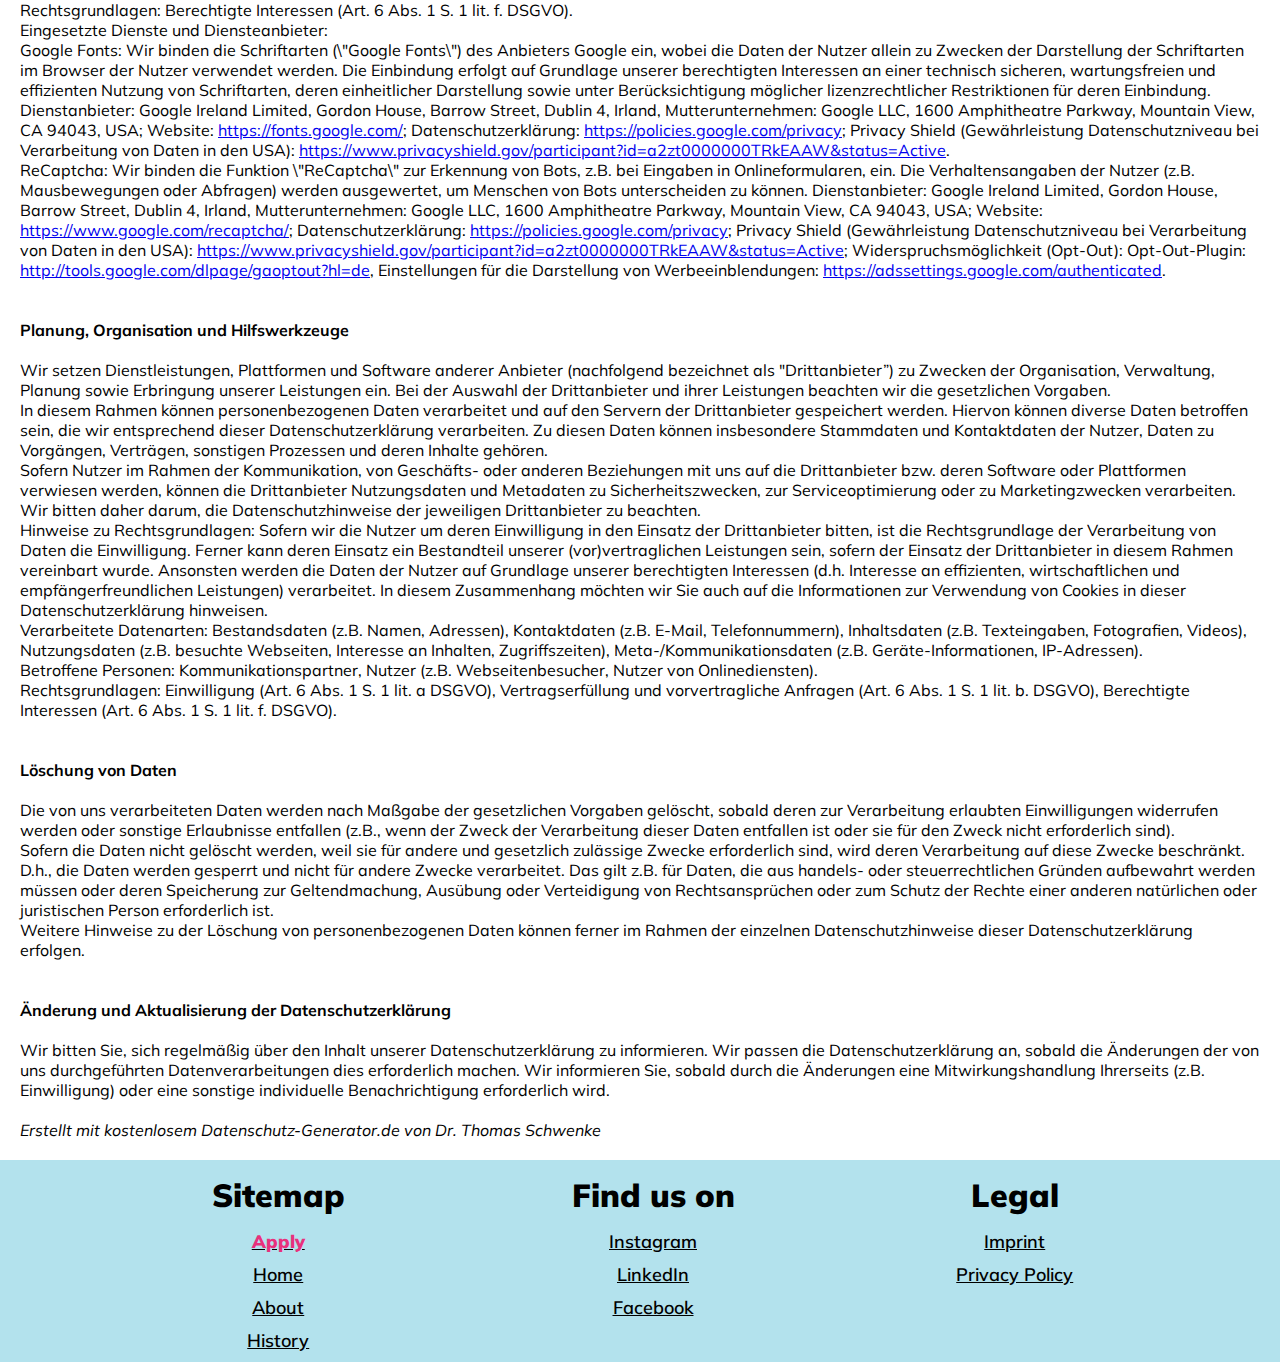
<file: privacy.html>
<!DOCTYPE html>
<html>
<head>
	<title></title>
		<link rel="stylesheet" type="text/css" href="index.css">
		<script type="text/javascript" src="nav.js"></script>
		<link href="https://fonts.googleapis.com/icon?family=Material+Icons+Round" rel="stylesheet">
		<meta charset="UTF-8">
		<meta name="description" content="Unicon Berlin - Digital Product Conference by Students for Students">
		<meta name="keywords" content="unicon, digital product conference, student conference, conference berlin">
		<meta name="viewport" content="width=device-width, initial-scale=1">
</head>

<body>
	<header>
		<nav class="topnav" id="myTopnav">
			<a href="index.html" id="first_link"><img id="logo" src="./pictures/unicon_logo.png" alt="unicon logo"></a>
			<a id="signup_btn_nav" href="apply.html">SIGN UP</a>
			<a href="index.html">HOME</a>
			<a href="about.html">ABOUT</a>
			<a href="history.html">HISTORY</a>
			<a id="burger" href="javascript:void(0);" class="icon" onclick="toggleNavbar()">
				<i class="material-icons-round md-36">menu</i>
			</a>
		</nav>
	</header>


		<article class="privacy">
			<h1 style="margin: 110px 0px 50px 20px;"> Datenschutzerklärung </h1>
			<p style="white-space: pre-wrap; margin: 20px;">
<b>Einleitung</b>

Mit der folgenden Datenschutzerklärung möchten wir Sie darüber aufklären, welche Arten Ihrer personenbezogenen Daten (nachfolgend auch kurz als "Daten“ bezeichnet) wir zu welchen Zwecken und in welchem Umfang verarbeiten. Die Datenschutzerklärung gilt für alle von uns durchgeführten Verarbeitungen personenbezogener Daten, sowohl im Rahmen der Erbringung unserer Leistungen als auch insbesondere auf unseren Webseiten, in mobilen Applikationen sowie innerhalb externer Onlinepräsenzen, wie z.B. unserer Social-Media-Profile (nachfolgend zusammenfassend bezeichnet als "Onlineangebot“).
Die verwendeten Begriffe sind nicht geschlechtsspezifisch.
<i>Stand: 17. Oktober 2019</i>


<b>Inhaltsübersicht</b>

- Einleitung
- Verantwortlicher
- Übersicht der Verarbeitungen
- Maßgebliche Rechtsgrundlagen
- Sicherheitsmaßnahmen
- Übermittlung und Offenbarung von personenbezogenen Daten
- Datenverarbeitung in Drittländern
- Einsatz von Cookies
- Registrierung und Anmeldung
- Kontaktaufnahme
- Kommunikation via Messenger
- Umfragen und Befragungen
- Bereitstellung des Onlineangebotes und Webhosting
- Newsletter und Breitenkommunikation
- Gewinnspiele und Wettbewerbe
- Webanalyse und Optimierung
- Onlinemarketing
- Präsenzen in sozialen Netzwerken
- Plugins und eingebettete Funktionen sowie Inhalte
- Planung, Organisation und Hilfswerkzeuge
- Löschung von Daten
- Änderung und Aktualisierung der Datenschutzerklärung


<b>Verantwortlicher</b>

CODE University of Applied Sciences

CODE Education GmbH
Lohmühlenstr. 65
12435 Berlin

Geschäftsführer: Thomas Bachem
Amtsgericht Berlin-Charlottenburg
HRB 181119 B


<b>Übersicht der Verarbeitungen</b>

Die nachfolgende Übersicht fasst die Arten der verarbeiteten Daten und die Zwecke ihrer Verarbeitung zusammen und verweist auf die betroffenen Personen.

Arten der verarbeiteten Daten:

<i>&gt; Bestandsdaten (z.B. Namen, Adressen).
&gt; Inhaltsdaten (z.B. Texteingaben, Fotografien, Videos).
&gt; Kontaktdaten (z.B. E-Mail, Telefonnummern).
&gt; Meta-/Kommunikationsdaten (z.B. Geräte-Informationen, IP-Adressen).
&gt; Nutzungsdaten (z.B. besuchte Webseiten, Interesse an Inhalten, Zugriffszeiten).
&gt; Kategorien betroffener Personen
&gt; Interessenten.
&gt; Kommunikationspartner.
&gt; Nutzer (z.B. Webseitenbesucher, Nutzer von Onlinediensten).
&gt; Gewinnspiel- und Wettbewerbsteilnehmer.
&gt; Zwecke der Verarbeitung
&gt; Bereitstellung unseres Onlineangebotes und Nutzerfreundlichkeit.
&gt; Besuchsaktionsauswertung.
&gt; Content Delivery Network (CDN).
&gt; Direktmarketing (z.B. per E-Mail oder postalisch).
&gt; Durchführung von Gewinnspielen und Wettbewerben.
&gt; Feedback (z.B. Sammeln von Feedback via Online-Formular).
&gt; Interessenbasiertes und verhaltensbezogenes Marketing.
&gt; Kontaktanfragen und Kommunikation.
&gt; Konversionsmessung (Messung der Effektivität von Marketingmaßnahmen).
&gt; Profiling (Erstellen von Nutzerprofilen).
&gt; Remarketing.
&gt; Reichweitenmessung (z.B. Zugriffsstatistiken, Erkennung wiederkehrender Besucher).
&gt; Sicherheitsmaßnahmen.
&gt; Tracking (z.B. interessens-/verhaltensbezogenes Profiling, Nutzung von Cookies).
&gt; Vertragliche Leistungen und Service.
&gt; Verwaltung und Beantwortung von Anfragen.</i>


<b>Maßgebliche Rechtsgrundlagen</b>

Im Folgenden teilen wir die Rechtsgrundlagen der Datenschutzgrundverordnung (DSGVO), auf deren Basis wir die personenbezogenen Daten verarbeiten, mit. Bitte beachten Sie, dass zusätzlich zu den Regelungen der DSGVO die nationalen Datenschutzvorgaben in Ihrem bzw. unserem Wohn- und Sitzland gelten können.
Einwilligung (Art. 6 Abs. 1 S. 1 lit. a DSGVO) - Die betroffene Person hat ihre Einwilligung in die Verarbeitung der sie betreffenden personenbezogenen Daten für einen spezifischen Zweck oder mehrere bestimmte Zwecke gegeben.
Vertragserfüllung und vorvertragliche Anfragen (Art. 6 Abs. 1 S. 1 lit. b. DSGVO) - Die Verarbeitung ist für die Erfüllung eines Vertrags, dessen Vertragspartei die betroffene Person ist, oder zur Durchführung vorvertraglicher Maßnahmen erforderlich, die auf Anfrage der betroffenen Person erfolgen.
Berechtigte Interessen (Art. 6 Abs. 1 S. 1 lit. f. DSGVO) - Die Verarbeitung ist zur Wahrung der berechtigten Interessen des Verantwortlichen oder eines Dritten erforderlich, sofern nicht die Interessen oder Grundrechte und Grundfreiheiten der betroffenen Person, die den Schutz personenbezogener Daten erfordern, überwiegen.
Nationale Datenschutzregelungen in Deutschland: Zusätzlich zu den Datenschutzregelungen der Datenschutz-Grundverordnung gelten nationale Regelungen zum Datenschutz in Deutschland. Hierzu gehört insbesondere das Gesetz zum Schutz vor Missbrauch personenbezogener Daten bei der Datenverarbeitung (Bundesdatenschutzgesetz – BDSG). Das BDSG enthält insbesondere Spezialregelungen zum Recht auf Auskunft, zum Recht auf Löschung, zum Widerspruchsrecht, zur Verarbeitung besonderer Kategorien personenbezogener Daten, zur Verarbeitung für andere Zwecke und zur Übermittlung sowie automatisierten Entscheidungsfindung im Einzelfall einschließlich Profiling. Des Weiteren regelt es die Datenverarbeitung für Zwecke des Beschäftigungsverhältnisses (§ 26 BDSG), insbesondere im Hinblick auf die Begründung, Durchführung oder Beendigung von Beschäftigungsverhältnissen sowie die Einwilligung von Beschäftigten. Ferner können Landesdatenschutzgesetze der einzelnen Bundesländer zur Anwendung gelangen.


<b>Sicherheitsmaßnahmen</b>

Wir treffen nach Maßgabe der gesetzlichen Vorgaben unter Berücksichtigung des Stands der Technik, der Implementierungskosten und der Art, des Umfangs, der Umstände und der Zwecke der Verarbeitung sowie der unterschiedlichen Eintrittswahrscheinlichkeiten und des Ausmaßes der Bedrohung der Rechte und Freiheiten natürlicher Personen geeignete technische und organisatorische Maßnahmen, um ein dem Risiko angemessenes Schutzniveau zu gewährleisten.
Zu den Maßnahmen gehören insbesondere die Sicherung der Vertraulichkeit, Integrität und Verfügbarkeit von Daten durch Kontrolle des physischen und elektronischen Zugangs zu den Daten als auch des sie betreffenden Zugriffs, der Eingabe, der Weitergabe, der Sicherung der Verfügbarkeit und ihrer Trennung. Des Weiteren haben wir Verfahren eingerichtet, die eine Wahrnehmung von Betroffenenrechten, die Löschung von Daten und Reaktionen auf die Gefährdung der Daten gewährleisten. Ferner berücksichtigen wir den Schutz personenbezogener Daten bereits bei der Entwicklung bzw. Auswahl von Hardware, Software sowie Verfahren entsprechend dem Prinzip des Datenschutzes, durch Technikgestaltung und durch datenschutzfreundliche Voreinstellungen.
SSL-Verschlüsselung (https): Um Ihre via unser Online-Angebot übermittelten Daten zu schützen, nutzen wir eine SSL-Verschlüsselung. Sie erkennen derart verschlüsselte Verbindungen an dem Präfix https:// in der Adresszeile Ihres Browsers.


<b>Übermittlung und Offenbarung von personenbezogenen Daten</b>

Im Rahmen unserer Verarbeitung von personenbezogenen Daten kommt es vor, dass die Daten an andere Stellen, Unternehmen, rechtlich selbstständige Organisationseinheiten oder Personen übermittelt oder sie ihnen gegenüber offengelegt werden. Zu den Empfängern dieser Daten können z.B. Zahlungsinstitute im Rahmen von Zahlungsvorgängen, mit IT-Aufgaben beauftragte Dienstleister oder Anbieter von Diensten und Inhalten, die in eine Webseite eingebunden werden, gehören. In solchen Fall beachten wir die gesetzlichen Vorgaben und schließen insbesondere entsprechende Verträge bzw. Vereinbarungen, die dem Schutz Ihrer Daten dienen, mit den Empfängern Ihrer Daten ab.
Datenübermittlung innerhalb der Organisation: Wir können personenbezogene Daten an andere Stellen innerhalb unserer Organisation übermitteln oder ihnen den Zugriff auf diese Daten gewähren. Sofern diese Weitergabe zu administrativen Zwecken erfolgt, beruht die Weitergabe der Daten auf unseren berechtigten unternehmerischen und betriebswirtschaftlichen Interessen oder erfolgt, sofern sie Erfüllung unserer vertragsbezogenen Verpflichtungen erforderlich ist oder wenn eine Einwilligung der Betroffenen oder eine gesetzliche Erlaubnis vorliegt.
Datenverarbeitung in Drittländern
Sofern wir Daten in einem Drittland (d.h., außerhalb der Europäischen Union (EU), des Europäischen Wirtschaftsraums (EWR)) verarbeiten oder die Verarbeitung im Rahmen der Inanspruchnahme von Diensten Dritter oder der Offenlegung bzw. Übermittlung von Daten an andere Personen, Stellen oder Unternehmen stattfindet, erfolgt dies nur im Einklang mit den gesetzlichen Vorgaben.
Vorbehaltlich ausdrücklicher Einwilligung oder vertraglich oder gesetzlich erforderlicher Übermittlung verarbeiten oder lassen wir die Daten nur in Drittländern mit einem anerkannten Datenschutzniveau, zu denen die unter dem "Privacy-Shield" zertifizierten US-Verarbeiter gehören, oder auf Grundlage besonderer Garantien, wie z.B. vertraglicher Verpflichtung durch sogenannte Standardschutzklauseln der EU-Kommission, des Vorliegens von Zertifizierungen oder verbindlicher interner Datenschutzvorschriften, verarbeiten (Art. 44 bis 49 DSGVO, Informationsseite der EU-Kommission: <a href="https://ec.europa.eu/info/law/law-topic/data-protection/international-dimension-data-protection_de">https://ec.europa.eu/info/law/law-topic/data-protection/international-dimension-data-protection_de</a> ).


<b>Einsatz von Cookies</b>

Cookies sind Textdateien, die Daten von besuchten Websites oder Domains enthalten und von einem Browser auf dem Computer des Benutzers gespeichert werden. Ein Cookie dient in erster Linie dazu, die Informationen über einen Benutzer während oder nach seinem Besuch innerhalb eines Onlineangebotes zu speichern. Zu den gespeicherten Angaben können z.B. die Spracheinstellungen auf einer Webseite, der Loginstatus, ein Warenkorb oder die Stelle, an der ein Video geschaut wurde, gehören. Zu dem Begriff der Cookies zählen wir ferner andere Technologien, die die gleichen Funktionen wie Cookies erfüllen (z.B., wenn Angaben der Nutzer anhand pseudonymer Onlinekennzeichnungen gespeichert werden, auch als "Nutzer-IDs" bezeichnet)
Die folgenden Cookie-Typen und Funktionen werden unterschieden:
Temporäre Cookies (auch: Session- oder Sitzungs-Cookies): Temporäre Cookies werden spätestens gelöscht, nachdem ein Nutzer ein Online-Angebot verlassen und seinen Browser geschlossen hat.
Permanente Cookies: Permanente Cookies bleiben auch nach dem Schließen des Browsers gespeichert. So kann beispielsweise der Login-Status gespeichert oder bevorzugte Inhalte direkt angezeigt werden, wenn der Nutzer eine Website erneut besucht. Ebenso können die Interessen von Nutzern, die zur Reichweitenmessung oder zu Marketingzwecken verwendet werden, in einem solchen Cookie gespeichert werden.
First-Party-Cookies: First-Party-Cookies werden von uns selbst gesetzt.
Third-Party-Cookies (auch: Drittanbieter-Cookies): Drittanbieter-Cookies werden hauptsächlich von Werbetreibenden (sog. Dritten) verwendet, um Benutzerinformationen zu verarbeiten.
Notwendige (auch: essentielle oder unbedingt erforderliche) Cookies: Cookies können zum einen für den Betrieb einer Webseite unbedingt erforderlich sein (z.B. um Logins oder andere Nutzereingaben zu speichern oder aus Gründen der Sicherheit).
Statistik-, Marketing- und Personalisierungs-Cookies: Ferner werden Cookies im Regelfall auch im Rahmen der Reichweitenmessung eingesetzt sowie dann, wenn die Interessen eines Nutzers oder sein Verhalten (z.B. Betrachten bestimmter Inhalte, Nutzen von Funktionen etc.) auf einzelnen Webseiten in einem Nutzerprofil gespeichert werden. Solche Profile dienen dazu, den Nutzern z.B. Inhalte anzuzeigen, die ihren potentiellen Interessen entsprechen. Dieses Verfahren wird auch als "Tracking", d.h., Nachverfolgung der potentiellen Interessen der Nutzer bezeichnet. . Soweit wir Cookies oder "Tracking"-Technologien einsetzen, informieren wir Sie gesondert in unserer Datenschutzerklärung oder im Rahmen der Einholung einer Einwilligung.
Hinweise zu Rechtsgrundlagen: Auf welcher Rechtsgrundlage wir Ihre personenbezogenen Daten mit Hilfe von Cookies verarbeiten, hängt davon ab, ob wir Sie um eine Einwilligung bitten. Falls dies zutrifft und Sie in die Nutzung von Cookies einwilligen, ist die Rechtsgrundlage der Verarbeitung Ihrer Daten die erklärte Einwilligung. Andernfalls werden die mithilfe von Cookies verarbeiteten Daten auf Grundlage unserer berechtigten Interessen (z.B. an einem betriebswirtschaftlichen Betrieb unseres Onlineangebotes und dessen Verbesserung) verarbeitet oder, wenn der Einsatz von Cookies erforderlich ist, um unsere vertraglichen Verpflichtungen zu erfüllen.
Allgemeine Hinweise zum Widerruf und Widerspruch (Opt-Out): Abhängig davon, ob die Verarbeitung auf Grundlage einer Einwilligung oder gesetzlichen Erlaubnis erfolgt, haben Sie jederzeit die Möglichkeit, eine erteilte Einwilligung zu widerrufen oder der Verarbeitung Ihrer Daten durch Cookie-Technologien zu widersprechen (zusammenfassend als "Opt-Out" bezeichnet). Sie können Ihren Widerspruch zunächst mittels der Einstellungen Ihres Browsers erklären, z.B., indem Sie die Nutzung von Cookies deaktivieren (wobei hierdurch auch die Funktionsfähigkeit unseres Onlineangebotes eingeschränkt werden kann). Ein Widerspruch gegen den Einsatz von Cookies zu Zwecken des Onlinemarketings kann auch mittels einer Vielzahl von Diensten, vor allem im Fall des Trackings, über die US-amerikanische Seite <a href="http://www.aboutads.info/choices/">http://www.aboutads.info/choices/</a> oder die EU-Seite <a href="http://www.youronlinechoices.com/">http://www.youronlinechoices.com/</a> oder generell auf <a href="http://optout.aboutads.info">http://optout.aboutads.info</a> erklärt werden.
Verarbeitung von Cookie-Daten auf Grundlage einer Einwilligung: Bevor wir Daten im Rahmen der Nutzung von Cookies verarbeiten oder verarbeiten lassen, bitten wir die Nutzer um eine jederzeit widerrufbare Einwilligung. Bevor die Einwilligung nicht ausgesprochen wurde, werden allenfalls Cookies eingesetzt, die für den Betrieb unseres Onlineangebotes erforderlich sind. Deren Einsatz erfolgt auf der Grundlage unseres Interesses und des Interesses der Nutzer an der erwarteten Funktionsfähigkeit unseres Onlineangebotes.
Verarbeitete Datenarten: Nutzungsdaten (z.B. besuchte Webseiten, Interesse an Inhalten, Zugriffszeiten), Meta-/Kommunikationsdaten (z.B. Geräte-Informationen, IP-Adressen).
Betroffene Personen: Nutzer (z.B. Webseitenbesucher, Nutzer von Onlinediensten).
Rechtsgrundlagen: Einwilligung (Art. 6 Abs. 1 S. 1 lit. a DSGVO), Berechtigte Interessen (Art. 6 Abs. 1 S. 1 lit. f. DSGVO).


<b>Registrierung und Anmeldung</b>

Nutzer können ein Nutzerkonto anlegen. Im Rahmen der Registrierung werden den Nutzern die erforderlichen Pflichtangaben mitgeteilt und zu Zwecken der Bereitstellung des Nutzerkontos auf Grundlage vertraglicher Pflichterfüllung verarbeitet. Zu den verarbeiteten Daten gehören insbesondere die Login-Informationen (Name, Passwort sowie eine E-Mail-Adresse). Die im Rahmen der Registrierung eingegebenen Daten werden für die Zwecke der Nutzung des Nutzerkontos und dessen Zwecks verwendet.
Die Nutzer können über Vorgänge, die für deren Nutzerkonto relevant sind, wie z.B. technische Änderungen, per E-Mail informiert werden. Wenn Nutzer ihr Nutzerkonto gekündigt haben, werden deren Daten im Hinblick auf das Nutzerkonto, vorbehaltlich einer gesetzlichen Aufbewahrungspflicht, gelöscht. Es obliegt den Nutzern, ihre Daten bei erfolgter Kündigung vor dem Vertragsende zu sichern. Wir sind berechtigt, sämtliche während der Vertragsdauer gespeicherte Daten des Nutzers unwiederbringlich zu löschen.
Im Rahmen der Inanspruchnahme unserer Registrierungs- und Anmeldefunktionen sowie der Nutzung des Nutzerkontos speichern wir die IP-Adresse und den Zeitpunkt der jeweiligen Nutzerhandlung. Die Speicherung erfolgt auf Grundlage unserer berechtigten Interessen als auch jener der Nutzer an einem Schutz vor Missbrauch und sonstiger unbefugter Nutzung. Eine Weitergabe dieser Daten an Dritte erfolgt grundsätzlich nicht, es sei denn, sie ist zur Verfolgung unserer Ansprüche erforderlich oder es besteht hierzu besteht eine gesetzliche Verpflichtung.
Online-Forum: Die Teilnahme am Forum setzt eine Registrierung voraus, bei der, vorbehaltlich anderer Angaben im Registrierungsformular, ein oder Ihr Name, ein Kennwort und die E-Mail-Adresse, an welche die Zugangsdaten versendet werden, angegeben werden müssen. Aus Gründen der Sicherheit sollte das Kennwort dem Stand der Technik entsprechen, also kompliziert sein (hierauf werden Nutzer notfalls im Rahmen der Registrierung hingewiesen) und nicht an anderer Stelle verwendet werden. Die Beiträge im Forum sind für die Öffentlichkeit sichtbar, es sei denn, deren Sichtbarkeit ist auf bestimmte Mitglieder oder Mitgliedergruppen beschränkt. Die Beiträge der Verfasser werden mit deren Namen, sofern registriert oder angegeben, dem Zeitpunkt und dem Eintragsinhalt gespeichert. Bei Anmeldungen und beim Verfassen von Einträgen werden ferner die IP-Adressen der Nutzer gespeichert, falls die Einträge einen unzulässigen Inhalt aufweisen sollten und die IP-Adressen der Rechtsverfolgung dienen könnten. Der Verantwortliche behält sich vor, die Anmeldungen und Einträge auf Grundlage einer sachgerechten Abwägung zu löschen.
Verarbeitete Datenarten: Bestandsdaten (z.B. Namen, Adressen), Kontaktdaten (z.B. E-Mail, Telefonnummern), Inhaltsdaten (z.B. Texteingaben, Fotografien, Videos), Meta-/Kommunikationsdaten (z.B. Geräte-Informationen, IP-Adressen), Nutzungsdaten (z.B. besuchte Webseiten, Interesse an Inhalten, Zugriffszeiten).
Betroffene Personen: Nutzer (z.B. Webseitenbesucher, Nutzer von Onlinediensten).
Zwecke der Verarbeitung: Vertragliche Leistungen und Service, Sicherheitsmaßnahmen, Verwaltung und Beantwortung von Anfragen.
Rechtsgrundlagen: Einwilligung (Art. 6 Abs. 1 S. 1 lit. a DSGVO), Vertragserfüllung und vorvertragliche Anfragen (Art. 6 Abs. 1 S. 1 lit. b. DSGVO), Berechtigte Interessen (Art. 6 Abs. 1 S. 1 lit. f. DSGVO).


<b>Kontaktaufnahme</b>

Bei der Kontaktaufnahme mit uns (z.B. per Kontaktformular, E-Mail, Telefon oder via soziale Medien) werden die Angaben der anfragenden Personen verarbeitet, soweit dies zur Beantwortung der Kontaktanfragen und etwaiger angefragter Maßnahmen erforderlich ist.
Die Beantwortung der Kontaktanfragen im Rahmen von vertraglichen oder vorvertraglichen Beziehungen erfolgt zur Erfüllung unserer vertraglichen Pflichten oder zur Beantwortung von (vor)vertraglichen Anfragen und im Übrigen auf Grundlage der berechtigten Interessen an der Beantwortung der Anfragen.
Verarbeitete Datenarten: Bestandsdaten (z.B. Namen, Adressen), Kontaktdaten (z.B. E-Mail, Telefonnummern), Inhaltsdaten (z.B. Texteingaben, Fotografien, Videos), Nutzungsdaten (z.B. besuchte Webseiten, Interesse an Inhalten, Zugriffszeiten), Meta-/Kommunikationsdaten (z.B. Geräte-Informationen, IP-Adressen).
Betroffene Personen: Kommunikationspartner.
Zwecke der Verarbeitung: Kontaktanfragen und Kommunikation.
Rechtsgrundlagen: Vertragserfüllung und vorvertragliche Anfragen (Art. 6 Abs. 1 S. 1 lit. b. DSGVO), Berechtigte Interessen (Art. 6 Abs. 1 S. 1 lit. f. DSGVO).


<b>Kommunikation via Messenger</b>

Wir setzen zu Zwecken der Kommunikation Messenger-Dienste ein und bitten daher darum, die nachfolgenden Hinweise zur Funktionsfähigkeit der Messenger, zur Verschlüsselung, zur Nutzung der Metadaten der Kommunikation und zu Ihren Widerspruchsmöglichkeiten zu beachten.
Sie können uns auch auf alternativen Wegen, z.B. via Telefon oder E-Mail, kontaktieren. Bitte nutzen Sie die Ihnen mitgeteilten Kontaktmöglichkeiten oder die innerhalb unseres Onlineangebotes angegebenen Kontaktmöglichkeiten.
Im Fall einer Ende-zu-Ende-Verschlüsselung von Inhalten (d.h., der Inhalt Ihrer Nachricht und Anhänge) weisen wir darauf hin, dass die Kommunikationsinhalte (d.h., der Inhalt der Nachricht und angehängte Bilder) von Ende zu Ende verschlüsselt werden. Das bedeutet, dass der Inhalt der Nachrichten nicht einsehbar ist, nicht einmal durch die Messenger-Anbieter selbst. Sie sollten immer eine aktuelle Version der Messenger mit aktivierter Verschlüsselung nutzen, damit die Verschlüsselung der Nachrichteninhalte sichergestellt ist.
Wir weisen unsere Kommunikationspartner jedoch zusätzlich darauf hin, dass die Anbieter der Messenger zwar nicht den Inhalt einsehen, aber in Erfahrung bringen können, dass und wann Kommunikationspartner mit uns kommunizieren sowie technische Informationen zum verwendeten Gerät der Kommunikationspartner und je nach Einstellungen ihres Gerätes auch Standortinformationen (sogenannte Metadaten) verarbeitet werden.
Hinweise zu Rechtsgrundlagen: Sofern wir Kommunikationspartner vor der Kommunikation mit ihnen via Messenger um eine Erlaubnis bitten, ist die Rechtsgrundlage unserer Verarbeitung ihrer Daten deren Einwilligung. Im Übrigen, falls wir nicht um eine Einwilligung bitten und sie z.B. von sich aus Kontakt mit uns aufnehmen, nutzen wir Messenger im Verhältnis zu unseren Vertragspartnern sowie im Rahmen der Vertragsanbahnung als eine vertragliche Maßnahme und im Fall anderer Interessenten und Kommunikationspartner auf Grundlage unserer berechtigten Interessen an einer schnellen und effizienten Kommunikation und Erfüllung der Bedürfnisse unser Kommunikationspartner an der Kommunikation via Messengern. Ferner weisen wir Sie darauf hin, dass wir die uns mitgeteilten Kontaktdaten ohne Ihre Einwilligung nicht erstmalig an die Messenger übermitteln.
Widerruf, Widerspruch und Löschung: Sie können jederzeit eine erteilte Einwilligung widerrufen und der Kommunikation mit uns via Messenger jederzeit widersprechen. Im Fall der Kommunikation via Messenger löschen wir die Nachrichten entsprechend unseren generellen Löschrichtlinien (d.h. z.B., wie oben beschrieben, nach Ende vertraglicher Beziehungen, im Kontext von Archivierungsvorgaben etc.) und sonst, sobald wir davon ausgehen können, etwaige Auskünfte der Kommunikationspartner beantwortet zu haben, wenn kein Rückbezug auf eine vorhergehende Konversation zu erwarten ist und der Löschung keine gesetzlichen Aufbewahrungspflichten entgegenstehen.
Vorbehalt des Verweises auf andere Kommunikationswege: Zum Abschluss möchten wir darauf hinweisen, dass wir uns aus Gründen Ihrer Sicherheit vorbehalten, Anfragen über Messenger nicht zu beantworten. Das ist der Fall, wenn z.B. Vertragsinterna besonderer Geheimhaltung bedürfen oder eine Antwort über den Messenger den formellen Ansprüchen nicht genügt. In solchen Fällen verweisen wir Sie auf adäquatere Kommunikationswege.
Verarbeitete Datenarten: Kontaktdaten (z.B. E-Mail, Telefonnummern), Nutzungsdaten (z.B. besuchte Webseiten, Interesse an Inhalten, Zugriffszeiten), Meta-/Kommunikationsdaten (z.B. Geräte-Informationen, IP-Adressen), Inhaltsdaten (z.B. Texteingaben, Fotografien, Videos).
Betroffene Personen: Kommunikationspartner.
Zwecke der Verarbeitung: Kontaktanfragen und Kommunikation, Direktmarketing (z.B. per E-Mail oder postalisch).
Rechtsgrundlagen: Einwilligung (Art. 6 Abs. 1 S. 1 lit. a DSGVO), Berechtigte Interessen (Art. 6 Abs. 1 S. 1 lit. f. DSGVO).
Eingesetzte Dienste und Diensteanbieter:
Slack: Slack Messenger ohne Ende-zu-Ende-Verschlüsselung; Dienstanbieter: Slack Technologies, Inc., 500 Howard Street, San Francisco, CA 94105, USA; Website: <a href="https://slack.com/intl/de-de/">https://slack.com/intl/de-de/</a>; Datenschutzerklärung: <a href="https://slack.com/intl/de-de/legal">https://slack.com/intl/de-de/legal</a>; Privacy Shield (Gewährleistung Datenschutzniveau bei Verarbeitung von Daten in den USA): <a href="https://www.privacyshield.gov/participant?id=a2zt0000000GnMBAA0&amp;status=Active">https://www.privacyshield.gov/participant?id=a2zt0000000GnMBAA0&amp;status=Active</a>.
WhatsApp: WhatsApp Messenger mit Ende-zu-Ende-Verschlüsselung; Dienstanbieter: WhatsApp Inc. WhatsApp Legal 1601 Willow Road Menlo Park, California 94025, USA; Website: <a href="https://www.whatsapp.com/">https://www.whatsapp.com/</a>; Datenschutzerklärung: <a href="https://www.whatsapp.com/legal">https://www.whatsapp.com/legal</a>; Privacy Shield (Gewährleistung Datenschutzniveau bei Verarbeitung von Daten in den USA): <a href="https://www.privacyshield.gov/participant?id=a2zt0000000TSnwAAG&amp;status=Active">https://www.privacyshield.gov/participant?id=a2zt0000000TSnwAAG&amp;status=Active</a>.


<b>Umfragen und Befragungen</b>

Die von uns durchgeführten Umfragen und Befragungen (nachfolgend "Befragungen") werden anonym ausgewertet. Eine Verarbeitung personenbezogener Daten erfolgt nur insoweit, als dies zu Bereitstellung und technischen Durchführung der Umfragen erforderlich ist (z.B. Verarbeitung der IP-Adresse, um die Umfrage im Browser des Nutzers darzustellen oder mithilfe eines temporären Cookies (Session-Cookie) eine Wiederaufnahme der Umfrage zu ermöglichen) oder Nutzer eingewilligt haben.
Hinweise zu Rechtsgrundlagen: Sofern wir die Teilnehmer um eine Einwilligung in die Verarbeitung iherer Daten bitten, ist diese Rechtsgrundlage der Verarbeitung, ansonsten erfolgt die Verarbeitung der Daten der Teilnehmer auf Grundlage unserer berechtigten Interessen an der Durchführung einer objektiven Umfrage.
Verarbeitete Datenarten: Kontaktdaten (z.B. E-Mail, Telefonnummern), Inhaltsdaten (z.B. Texteingaben, Fotografien, Videos), Nutzungsdaten (z.B. besuchte Webseiten, Interesse an Inhalten, Zugriffszeiten), Meta-/Kommunikationsdaten (z.B. Geräte-Informationen, IP-Adressen).
Betroffene Personen: Kommunikationspartner, Nutzer (z.B. Webseitenbesucher, Nutzer von Onlinediensten).
Zwecke der Verarbeitung: Kontaktanfragen und Kommunikation, Direktmarketing (z.B. per E-Mail oder postalisch), Tracking (z.B. interessens-/verhaltensbezogenes Profiling, Nutzung von Cookies), Feedback (z.B. Sammeln von Feedback via Online-Formular).
Rechtsgrundlagen: Einwilligung (Art. 6 Abs. 1 S. 1 lit. a DSGVO), Berechtigte Interessen (Art. 6 Abs. 1 S. 1 lit. f. DSGVO).


<b>Bereitstellung des Onlineangebotes und Webhosting</b>

Um unser Onlineangebot sicher und effizient bereitstellen zu können, nehmen wir die Leistungen von einem oder mehreren Webhosting-Anbietern in Anspruch, von deren Servern (bzw. von ihnen verwalteten Servern) das Onlineangebot abgerufen werden kann. Zu diesen Zwecken können wir Infrastruktur- und Plattformdienstleistungen, Rechenkapazität, Speicherplatz und Datenbankdienste sowie Sicherheitsleistungen und technische Wartungsleistungen in Anspruch nehmen.
Zu den im Rahmen der Bereitstellung des Hostingangebotes verarbeiteten Daten können alle die Nutzer unseres Onlineangebotes betreffenden Angaben gehören, die im Rahmen der Nutzung und der Kommunikation anfallen. Hierzu gehören regelmäßig die IP-Adresse, die notwendig ist, um die Inhalte von Onlineangeboten an Browser ausliefern zu können, und alle innerhalb unseres Onlineangebotes oder von Webseiten getätigten Eingaben.
E-Mail-Versand und -Hosting: Die von uns in Anspruch genommenen Webhosting-Leistungen umfassen ebenfalls den Versand, den Empfang sowie die Speicherung von E-Mails. Zu diesen Zwecken werden die Adressen der Empfänger sowie Absender als auch weitere Informationen betreffend den E-Mailversand (z.B. die beteiligten Provider) sowie die Inhalte der jeweiligen E-Mails verarbeitet. Die vorgenannten Daten können ferner zu Zwecken der Erkennung von SPAM verarbeitet werden. Wir bitten darum, zu beachten, dass E-Mails im Internet grundsätzlich nicht verschlüsselt versendet werden. Im Regelfall werden E-Mails zwar auf dem Transportweg verschlüsselt, aber (sofern kein sogenanntes Ende-zu-Ende-Verschlüsselungsverfahren eingesetzt wird) nicht auf den Servern, von denen sie abgesendet und empfangen werden. Wir können daher für den Übertragungsweg der E-Mails zwischen dem Absender und dem Empfang auf unserem Server keine Verantwortung übernehmen.
Erhebung von Zugriffsdaten und Logfiles: Wir selbst (bzw. unser Webhostinganbieter) erheben Daten zu jedem Zugriff auf den Server (sogenannte Serverlogfiles). Zu den Serverlogfiles können die Adresse und Name der abgerufenen Webseiten und Dateien, Datum und Uhrzeit des Abrufs, übertragene Datenmengen, Meldung über erfolgreichen Abruf, Browsertyp nebst Version, das Betriebssystem des Nutzers, Referrer URL (die zuvor besuchte Seite) und im Regelfall IP-Adressen und der anfragende Provider gehören.
Die Serverlogfiles können zum einen zu Zwecken der Sicherheit eingesetzt werden, z.B., um eine Überlastung der Server zu vermeiden (insbesondere im Fall von missbräuchlichen Angriffen, sogenannten DDoS-Attacken) und zum anderen, um die Auslastung der Server und ihre Stabilität sicherzustellen.
Content-Delivery-Network: Wir setzen ein "Content-Delivery-Network" (CDN) ein. Ein CDN ist ein Dienst, mit dessen Hilfe Inhalte eines Onlineangebotes, insbesondere große Mediendateien, wie Grafiken oder Programm-Skripte, mit Hilfe regional verteilter und über das Internet verbundener Server schneller und sicherer ausgeliefert werden können.
Verarbeitete Datenarten: Inhaltsdaten (z.B. Texteingaben, Fotografien, Videos), Nutzungsdaten (z.B. besuchte Webseiten, Interesse an Inhalten, Zugriffszeiten), Meta-/Kommunikationsdaten (z.B. Geräte-Informationen, IP-Adressen).
Betroffene Personen: Nutzer (z.B. Webseitenbesucher, Nutzer von Onlinediensten).
Zwecke der Verarbeitung: Content Delivery Network (CDN).
Rechtsgrundlagen: Berechtigte Interessen (Art. 6 Abs. 1 S. 1 lit. f. DSGVO).
Eingesetzte Dienste und Diensteanbieter:
Amazon Web Services (AWS): Webhosting und infrastrukturelle Dienstleistungen; Dienstanbieter: Amazon Web Services, Inc., 410 Terry Avenue North, Seattle WA 98109, USA; Website: <a href="https://aws.amazon.com/de/">https://aws.amazon.com/de/</a>; Datenschutzerklärung: <a href="https://aws.amazon.com/de/privacy/?nc1=f_pr">https://aws.amazon.com/de/privacy/?nc1=f_pr</a>; Privacy Shield (Gewährleistung Datenschutzniveau bei Verarbeitung von Daten in den USA): <a href="https://www.privacyshield.gov/participant?id=a2zt0000000TOWQAA4&amp;status=Active">https://www.privacyshield.gov/participant?id=a2zt0000000TOWQAA4&amp;status=Active</a>.
Cloudflare: Content-Delivery-Network (CDN); Dienstanbieter: Cloudflare, Inc., 101 Townsend St, San Francisco, CA 94107, USA; Website: <a href="https://www.cloudflare.com">https://www.cloudflare.com</a>; Datenschutzerklärung: <a href="https://www.cloudflare.com/privacypolicy/">https://www.cloudflare.com/privacypolicy/</a>; Privacy Shield (Gewährleistung Datenschutzniveau bei Verarbeitung von Daten in den USA): <a href="https://www.privacyshield.gov/participant?id=a2zt0000000GnZKAA0&amp;status=Active">https://www.privacyshield.gov/participant?id=a2zt0000000GnZKAA0&amp;status=Active</a>.


<b>Newsletter und Breitenkommunikation</b>

Wir versenden Newsletter, E-Mails und weitere elektronische Benachrichtigungen (nachfolgend "Newsletter“) nur mit der Einwilligung der Empfänger oder einer gesetzlichen Erlaubnis. Sofern im Rahmen einer Anmeldung zum Newsletter dessen Inhalte konkret umschrieben werden, sind sie für die Einwilligung der Nutzer maßgeblich. Im Übrigen enthalten unsere Newsletter Informationen zu unseren Leistungen und uns.
Um sich zu unseren Newslettern anzumelden, reicht es grundsätzlich aus, wenn Sie Ihre E-Mail-Adresse angeben. Wir können Sie jedoch bitten, einen Namen, zwecks persönlicher Ansprache im Newsletter, oder weitere Angaben, sofern diese für die Zwecke des Newsletters erforderlich sind, zu tätigen.
Double-Opt-In-Verfahren: Die Anmeldung zu unserem Newsletter erfolgt grundsätzlich in einem sogenannte Double-Opt-In-Verfahren. D.h., Sie erhalten nach der Anmeldung eine E-Mail, in der Sie um die Bestätigung Ihrer Anmeldung gebeten werden. Diese Bestätigung ist notwendig, damit sich niemand mit fremden E-Mail-Adressen anmelden kann. Die Anmeldungen zum Newsletter werden protokolliert, um den Anmeldeprozess entsprechend den rechtlichen Anforderungen nachweisen zu können. Hierzu gehört die Speicherung des Anmelde- und des Bestätigungszeitpunkts als auch der IP-Adresse. Ebenso werden die Änderungen Ihrer bei dem Versanddienstleister gespeicherten Daten protokolliert.
Löschung und Einschränkung der Verarbeitung: Wir können die ausgetragenen E-Mail-Adressen bis zu drei Jahren auf Grundlage unserer berechtigten Interessen speichern, bevor wir sie löschen, um eine ehemals gegebene Einwilligung nachweisen zu können. Die Verarbeitung dieser Daten wird auf den Zweck einer möglichen Abwehr von Ansprüchen beschränkt. Ein individueller Löschungsantrag ist jederzeit möglich, sofern zugleich das ehemalige Bestehen einer Einwilligung bestätigt wird. Im Fall von Pflichten zur dauerhaften Beachtung von Widersprüchen behalten wir uns die Speicherung der E-Mail-Adresse alleine zu diesem Zweck in einer Sperrliste (sogenannte "Blacklist") vor.
Die Protokollierung des Anmeldeverfahrens erfolgt auf Grundlage unserer berechtigten Interessen zu Zwecken des Nachweises seines ordnungsgemäßen Ablaufs. Soweit wir einen Dienstleister mit dem Versand von E-Mails beauftragen, erfolgt dies auf Grundlage unserer berechtigten Interessen an einem effizienten und sicheren Versandsystem.
Hinweise zu Rechtsgrundlagen: Der Versand der Newsletter erfolgt auf Grundlage einer Einwilligung der Empfänger oder, falls eine Einwilligung nicht erforderlich ist, auf Grundlage unserer berechtigten Interessen am Direktmarketing, sofern und soweit diese gesetzlich, z.B. im Fall von Bestandskundenwerbung, erlaubt ist. Soweit wir einen Dienstleister mit dem Versand von E-Mails beauftragen, geschieht dies auf der Grundlage unserer berechtigten Interessen. Das Registrierungsverfahren wird auf der Grundlage unserer berechtigten Interessen aufgezeichnet, um nachzuweisen, dass es in Übereinstimmung mit dem Gesetz durchgeführt wurde.
Inhalte: Informationen zu uns, unseren Leistungen, Aktionen und Angeboten. Außerdem Produktupdates, Communityinformationen und Anregungen.
Erfolgsmessung: Die Newsletter enthalten einen sogenannte "web-beacon“, d.h., eine pixelgroße Datei, die beim Öffnen des Newsletters von unserem Server, bzw., sofern wir einen Versanddienstleister einsetzen, von dessen Server abgerufen wird. Im Rahmen dieses Abrufs werden zunächst technische Informationen, wie Informationen zum Browser und Ihrem System, als auch Ihre IP-Adresse und der Zeitpunkt des Abrufs, erhoben.
Diese Informationen werden zur technischen Verbesserung unseres Newsletters anhand der technischen Daten oder der Zielgruppen und ihres Leseverhaltens auf Basis ihrer Abruforte (die mit Hilfe der IP-Adresse bestimmbar sind) oder der Zugriffszeiten genutzt. Diese Analyse beinhaltet ebenfalls die Feststellung, ob die Newsletter geöffnet werden, wann sie geöffnet werden und welche Links geklickt werden. Diese Informationen können aus technischen Gründen zwar den einzelnen Newsletterempfängern zugeordnet werden. Es ist jedoch weder unser Bestreben noch, sofern eingesetzt, das des Versanddienstleisters, einzelne Nutzer zu beobachten. Die Auswertungen dienen uns vielmehr dazu, die Lesegewohnheiten unserer Nutzer zu erkennen und unsere Inhalte an sie anzupassen oder unterschiedliche Inhalte entsprechend den Interessen unserer Nutzer zu versenden.
Die Auswertung des Newsletters und die Erfolgsmessung erfolgen, vorbehaltlich einer ausdrücklichen Einwilligung der Nutzer, auf Grundlage unserer berechtigten Interessen zu Zwecken des Einsatzes eines nutzerfreundlichen sowie sicheren Newslettersystems, welches sowohl unseren geschäftlichen Interessen dient, als auch den Erwartungen der Nutzer entspricht.
Ein getrennter Widerruf der Erfolgsmessung ist leider nicht möglich, in diesem Fall muss das gesamte Newsletterabonnement gekündigt, bzw. muss ihm widersprochen werden.
Voraussetzung der Inanspruchnahme kostenloser Leistungen: Die Einwilligungen in den Versand von Mailings kann als Voraussetzung zur Inanspruchnahme kostenloser Leistungen (z.B. Zugang zu bestimmten Inhalten oder Teilnahme an bestimmten Aktionen) abhängig gemacht werden. Sofern die Nutzer die kostenlose Leistung in Anspruch nehmen möchten, ohne sich zum Newsletter anzumelden, bitten wir Sie um eine Kontaktaufnahme.
Verarbeitete Datenarten: Bestandsdaten (z.B. Namen, Adressen), Kontaktdaten (z.B. E-Mail, Telefonnummern), Meta-/Kommunikationsdaten (z.B. Geräte-Informationen, IP-Adressen), Nutzungsdaten (z.B. besuchte Webseiten, Interesse an Inhalten, Zugriffszeiten).
Betroffene Personen: Kommunikationspartner, Nutzer (z.B. Webseitenbesucher, Nutzer von Onlinediensten).
Zwecke der Verarbeitung: Direktmarketing (z.B. per E-Mail oder postalisch), Vertragliche Leistungen und Service.
Rechtsgrundlagen: Einwilligung (Art. 6 Abs. 1 S. 1 lit. a DSGVO), Berechtigte Interessen (Art. 6 Abs. 1 S. 1 lit. f. DSGVO).
Widerspruchsmöglichkeit (Opt-Out): Sie können den Empfang unseres Newsletters jederzeit kündigen, d.h. Ihre Einwilligungen widerrufen, bzw. dem weiteren Empfang widersprechen. Einen Link zur Kündigung des Newsletters finden Sie entweder am Ende eines jeden Newsletters oder können sonst eine der oben angegebenen Kontaktmöglichkeiten, vorzugswürdig E-Mail, hierzu nutzen.
Eingesetzte Dienste und Diensteanbieter:
HubSpot: E-Mail-Marketing-Plattform; Dienstanbieter: HubSpot, Inc., 25 First St., 2nd floor, Cambridge, Massachusetts 02141, USA; Website: <a href="https://www.hubspot.de">https://www.hubspot.de</a>; Datenschutzerklärung: <a href="https://legal.hubspot.com/de/privacy-policy">https://legal.hubspot.com/de/privacy-policy</a>.


<b>Gewinnspiele und Wettbewerbe</b>

Wir verarbeiten personenbezogene Daten der Teilnehmer von Gewinnspielen und Wettbewerben nur unter Einhaltung der einschlägigen Datenschutzbestimmungen, soweit die Verarbeitung zur Bereitstellung, Durchführung und Abwicklung des Gewinnspiels vertraglich erforderlich ist, die Teilnehmer in die Verarbeitung eingewilligt haben oder die Verarbeitung unseren berechtigten Interessen dient (z.B. an der Sicherheit des Gewinnspiels oder dem Schutz unserer Interessen vor Missbrauch durch mögliche Erfassung von IP-Adressen bei Einreichung von Gewinnspielbeiträgen).
Falls im Rahmen der Gewinnspiele Beiträge der Teilnehmer veröffentlicht werden (z.B. im Rahmen einer Abstimmung oder Präsentation der Gewinnspielbeiträge bzw. der Gewinner oder der Berichterstattung zum Gewinnspiel), weisen wir darauf hin, dass die Namen der Teilnehmer in diesem Zusammenhang ebenfalls veröffentlicht werden können. Die Teilnehmer können dem jederzeit widersprechen.
Findet das Gewinnspiel innerhalb einer Online-Plattform oder eines sozialen Netzwerks (z.B. Facebook oder Instagram, nachfolgend bezeichnet als "Online-Plattform“) statt, gelten zusätzlich die Nutzungs- und Datenschutzbestimmungen der jeweiligen Plattformen. In diesen Fällen weisen wir darauf hin, dass wir für die im Rahmen des Gewinnspiels mitgeteilten Angaben der Teilnehmer verantwortlich sind und Anfragen im Hinblick auf das Gewinnspiel an uns zu richten sind.
Die Daten der Teilnehmer werden gelöscht, sobald das Gewinnspiel oder der Wettbewerb beendet sind und die Daten nicht mehr erforderlich sind, um die Gewinner zu informieren oder weil mit Rückfragen zum Gewinnspiel zu rechnen ist. Grundsätzlich werden die Daten der Teilnehmer spätestens 6 Monate nach Ende des Gewinnspiels gelöscht. Daten der Gewinner können länger einbehalten werden, um z.B. Rückfragen zu den Gewinnen beantworten oder die Gewinnleistungen erfüllen zu können; in diesem Fall richtet sich die Aufbewahrungsdauer nach der Art des Gewinns und beträgt z.B. bei Sachen oder Leistungen bis zu drei Jahre, um z.B. Gewährleistungsfälle bearbeiten zu können. Ferner können die Daten der Teilnehmer länger gespeichert werden, z.B. in Form der Berichterstattung zum Gewinnspiel in Online- und Offline-Medien.
Sofern Daten im Rahmen des Gewinnspiels auch zu anderen Zwecken erhoben wurden, richten sich deren Verarbeitung und die Aufbewahrungsdauer nach den Datenschutzhinweisen zu dieser Nutzung (z.B. im Fall einer Anmeldung zum Newsletter im Rahmen eines Gewinnspiels).
Verarbeitete Datenarten: Bestandsdaten (z.B. Namen, Adressen), Inhaltsdaten (z.B. Texteingaben, Fotografien, Videos).
Betroffene Personen: Gewinnspiel- und Wettbewerbsteilnehmer.
Zwecke der Verarbeitung: Durchführung von Gewinnspielen und Wettbewerben.
Rechtsgrundlagen: Vertragserfüllung und vorvertragliche Anfragen (Art. 6 Abs. 1 S. 1 lit. b. DSGVO).


<b>Webanalyse und Optimierung</b>

Die Webanalyse (auch als "Reichweitenmessung" bezeichnet) dient der Auswertung der Besucherströme unseres Onlineangebotes und kann Verhalten, Interessen oder demographische Informationen zu den Besuchern, wie z.B. das Alter oder das Geschlecht, als pseudonyme Werte umfassen. Mit Hilfe der Reichweitenanalyse können wir z.B. erkennen, zu welcher Zeit unser Onlineangebot oder dessen Funktionen oder Inhalte am häufigsten genutzt werden oder zur Wiederverwendung einladen. Ebenso können wir nachvollziehen, welche Bereiche der Optimierung bedürfen.
Neben der Webanalyse können wir auch Testverfahren einsetzen, um z.B. unterschiedliche Versionen unseres Onlineangebotes oder seiner Bestandteile zu testen und optimieren.
Zu diesen Zwecken können sogenannte Nutzerprofile angelegt und in einer Datei (sogenannte "Cookie") gespeichert oder ähnliche Verfahren mit dem gleichen Zweck genutzt werden. Zu diesen Angaben können z.B. betrachtete Inhalte, besuchte Webseiten und dort genutzte Elemente und technische Angaben, wie der verwendete Browser, das verwendete Computersystem sowie Angaben zu Nutzungszeiten gehören. Sofern Nutzer in die Erhebung ihrer Standortdaten eingewilligt haben, können je nach Anbieter auch diese verarbeitet werden.
Es werden ebenfalls die IP-Adressen der Nutzer gespeichert. Jedoch nutzen wir ein IP-Masking-Verfahren (d.h., Pseudonymisierung durch Kürzung der IP-Adresse) zum Schutz der Nutzer. Generell werden die im Rahmen von Webanalyse, A/B-Testings und Optimierung keine Klardaten der Nutzer (wie z.B. E-Mail-Adressen oder Namen) gespeichert, sondern Pseudonyme. D.h., wir als auch die Anbieter der eingesetzten Software kennen nicht die tatsächliche Identität der Nutzer, sondern nur den für Zwecke der jeweiligen Verfahren in deren Profilen gespeicherten Angaben.
Hinweise zu Rechtsgrundlagen: Sofern wir die Nutzer um deren Einwilligung in den Einsatz der Drittanbieter bitten, ist die Rechtsgrundlage der Verarbeitung von Daten die Einwilligung. Ansonsten werden die Daten der Nutzer auf Grundlage unserer berechtigten Interessen (d.h. Interesse an effizienten, wirtschaftlichen und empfängerfreundlichen Leistungen) verarbeitet. In diesem Zusammenhang möchten wir Sie auch auf die Informationen zur Verwendung von Cookies in dieser Datenschutzerklärung hinweisen.
Betroffene Personen: Nutzer (z.B. Webseitenbesucher, Nutzer von Onlinediensten).
Zwecke der Verarbeitung: Reichweitenmessung (z.B. Zugriffsstatistiken, Erkennung wiederkehrender Besucher), Tracking (z.B. interessens-/verhaltensbezogenes Profiling, Nutzung von Cookies), Besuchsaktionsauswertung, Profiling (Erstellen von Nutzerprofilen).
Sicherheitsmaßnahmen: IP-Masking (Pseudonymisierung der IP-Adresse).
Rechtsgrundlagen: Einwilligung (Art. 6 Abs. 1 S. 1 lit. a DSGVO), Berechtigte Interessen (Art. 6 Abs. 1 S. 1 lit. f. DSGVO).


<b>Onlinemarketing</b>

Wir verarbeiten personenbezogene Daten zu Zwecken des Onlinemarketings, worunter insbesondere die Vermarktung von Werbeflächen oder Darstellung von werbenden und sonstigen Inhalten (zusammenfassend als "Inhalte" bezeichnet) anhand potentieller Interessen der Nutzer sowie die Messung ihrer Effektivität fallen kann.
Zu diesen Zwecken werden sogenannte Nutzerprofile angelegt und in einer Datei (sogenannte "Cookie") gespeichert oder ähnliche Verfahren genutzt, mittels derer die für die Darstellung der vorgenannten Inhalte relevante Angaben zum Nutzer gespeichert werden. Zu diesen Angaben können z.B. betrachtete Inhalte, besuchte Webseiten, genutzte Onlinenetzwerke, aber auch Kommunikationspartner und technische Angaben, wie der verwendete Browser, das verwendete Computersystem sowie Angaben zu Nutzungszeiten gehören. Sofern Nutzer in die Erhebung ihrer Standortdaten eingewilligt haben, können auch diese verarbeitet werden.
Es werden ebenfalls die IP-Adressen der Nutzer gespeichert. Jedoch nutzen wir zur Verfügung stehende IP-Masking-Verfahren (d.h., Pseudonymisierung durch Kürzung der IP-Adresse) zum Schutz der Nutzer. Generell werden im Rahmen des Onlinemarketingverfahren keine Klardaten der Nutzer (wie z.B. E-Mail-Adressen oder Namen) gespeichert, sondern Pseudonyme. D.h., wir als auch die Anbieter der Onlinemarketingverfahren kennen nicht die tatsächlich Identität der Nutzer, sondern nur die in deren Profilen gespeicherten Angaben.
Die Angaben in den Profilen werden im Regelfall in den Cookies oder mittels ähnlicher Verfahren gespeichert. Diese Cookies können später generell auch auf anderen Webseiten die dasselbe Onlinemarketingverfahren einsetzen, ausgelesen und zu Zwecken der Darstellung von Inhalten analysiert als auch mit weiteren Daten ergänzt und auf dem Server des Onlinemarketingverfahrensanbieters gespeichert werden.
Ausnahmsweise können Klardaten den Profilen zugeordnet werden. Das ist der Fall, wenn die Nutzer z.B. Mitglieder eines sozialen Netzwerks sind, dessen Onlinemarketingverfahren wir einsetzen und das Netzwerk die Profile der Nutzer im den vorgenannten Angaben verbindet. Wir bitten darum, zu beachten, dass Nutzer mit den Anbietern zusätzliche Abreden, z.B. durch Einwilligung im Rahmen der Registrierung, treffen können.
Wir erhalten grundsätzlich nur Zugang zu zusammengefassten Informationen über den Erfolg unserer Werbeanzeigen. Jedoch können wir im Rahmen sogenannter Konversionsmessungen prüfen, welche unserer Onlinemarketingverfahren zu einer sogenannten Konversion geführt haben, d.h. z.B., zu einem Vertragsschluss mit uns. Die Konversionsmessung wird alleine zur Analyse des Erfolgs unserer Marketingmaßnahmen verwendet.
Hinweise zu Rechtsgrundlagen: Sofern wir die Nutzer um deren Einwilligung in den Einsatz der Drittanbieter bitten, ist die Rechtsgrundlage der Verarbeitung von Daten die Einwilligung. Ansonsten werden die Daten der Nutzer auf Grundlage unserer berechtigten Interessen (d.h. Interesse an effizienten, wirtschaftlichen und empfängerfreundlichen Leistungen) verarbeitet. In diesem Zusammenhang möchten wir Sie auch auf die Informationen zur Verwendung von Cookies in dieser Datenschutzerklärung hinweisen.
Verarbeitete Datenarten: Nutzungsdaten (z.B. besuchte Webseiten, Interesse an Inhalten, Zugriffszeiten), Meta-/Kommunikationsdaten (z.B. Geräte-Informationen, IP-Adressen).
Betroffene Personen: Nutzer (z.B. Webseitenbesucher, Nutzer von Onlinediensten), Interessenten.
Zwecke der Verarbeitung: Tracking (z.B. interessens-/verhaltensbezogenes Profiling, Nutzung von Cookies), Remarketing, Besuchsaktionsauswertung, Interessenbasiertes und verhaltensbezogenes Marketing, Profiling (Erstellen von Nutzerprofilen), Konversionsmessung (Messung der Effektivität von Marketingmaßnahmen), Reichweitenmessung (z.B. Zugriffsstatistiken, Erkennung wiederkehrender Besucher).
Sicherheitsmaßnahmen: IP-Masking (Pseudonymisierung der IP-Adresse).
Rechtsgrundlagen: Einwilligung (Art. 6 Abs. 1 S. 1 lit. a DSGVO), Berechtigte Interessen (Art. 6 Abs. 1 S. 1 lit. f. DSGVO).
Widerspruchsmöglichkeit (Opt-Out): Wir verweisen auf die Datenschutzhinweise der jeweiligen Anbieter und die zu den Anbietern angegebenen Widerspruchsmöglichkeiten (sog. "Opt-Out"). Sofern keine explizite Opt-Out-Möglichkeit angegeben wurde, besteht zum einen die Möglichkeit, dass Sie Cookies in den Einstellungen Ihres Browsers abschalten. Hierdurch können jedoch Funktionen unseres Onlineangebotes eingeschränkt werden. Wir empfehlen daher zusätzlich die folgenden Opt-Out-Möglichkeiten, die zusammenfassend auf jeweilige Gebiete gerichtet angeboten werden: a) Europa: <a href="https://www.youronlinechoices.eu">https://www.youronlinechoices.eu</a>. b) Kanada: <a href="https://www.youradchoices.ca/choices">https://www.youradchoices.ca/choices </a>. c) USA: <a href="https://www.aboutads.info/choices">https://www.aboutads.info/choices</a>. d) Gebietsübergreifend: <a href="http://optout.aboutads.info">http://optout.aboutads.info</a>.


<b>Eingesetzte Dienste und Diensteanbieter:</b>

Google Analytics: Onlinemarketing und Webanalyse; Dienstanbieter: Google Ireland Limited, Gordon House, Barrow Street, Dublin 4, Irland, Mutterunternehmen: Google LLC, 1600 Amphitheatre Parkway, Mountain View, CA 94043, USA; Website: <a href="https://marketingplatform.google.com/intl/de/about/analytics/">https://marketingplatform.google.com/intl/de/about/analytics/</a>; Datenschutzerklärung: <a href="https://policies.google.com/privacy">https://policies.google.com/privacy</a>; Privacy Shield (Gewährleistung Datenschutzniveau bei Verarbeitung von Daten in den USA): <a href="https://www.privacyshield.gov/participant?id=a2zt000000001L5AAI&amp;status=Active">https://www.privacyshield.gov/participant?id=a2zt000000001L5AAI&amp;status=Active</a>; Widerspruchsmöglichkeit (Opt-Out): Opt-Out-Plugin: <a href="http://tools.google.com/dlpage/gaoptout?hl=de">http://tools.google.com/dlpage/gaoptout?hl=de</a>, Einstellungen für die Darstellung von Werbeeinblendungen: <a href="https://adssettings.google.com/authenticated">https://adssettings.google.com/authenticated</a>.
Google Ads und Konversionsmessung: Wir nutzen das Onlinemarketingverfahren "Google Ads", um Anzeigen im Google-Werbe-Netzwerk zu platzieren (z.B., in Suchergebnissen, in Videos, auf Webseiten, etc.), damit sie Nutzern angezeigt werden, die ein mutmaßliches Interesse an den Anzeigen haben. Ferner messen wir die Konversion der Anzeigen. Wir erfahren jedoch nur die anonyme Gesamtanzahl der Nutzer, die auf unsere Anzeige geklickt haben und zu einer mit einem sog "Conversion-Tracking-Tag" versehenen Seite weitergeleitet wurden. Wir selbst erhalten jedoch keine Informationen, mit denen sich Nutzer identifizieren lassen. Dienstanbieter: Google Ireland Limited, Gordon House, Barrow Street, Dublin 4, Ireland, parent company: Google LLC, 1600 Amphitheatre Parkway, Mountain View, CA 94043, USA; Website: <a href="https://marketingplatform.google.com">https://marketingplatform.google.com</a>; Datenschutzerklärung: <a href="https://policies.google.com/privacy">https://policies.google.com/privacy</a>; Privacy Shield (Gewährleistung Datenschutzniveau bei Verarbeitung von Daten in den USA): <a href="https://www.privacyshield.gov/participant?id=a2zt000000001L5AAI&amp;status=Active">https://www.privacyshield.gov/participant?id=a2zt000000001L5AAI&amp;status=Active</a>.


<b>Präsenzen in sozialen Netzwerken</b>

Wir unterhalten Onlinepräsenzen innerhalb sozialer Netzwerke, um mit den dort aktiven Nutzern zu kommunizieren oder um dort Informationen über uns anzubieten.
Wir weisen darauf hin, dass dabei Daten der Nutzer außerhalb des Raumes der Europäischen Union verarbeitet werden können. Hierdurch können sich für die Nutzer Risiken ergeben, weil so z.B. die Durchsetzung der Rechte der Nutzer erschwert werden könnte. Im Hinblick auf US-Anbieter, die unter dem Privacy-Shield zertifiziert sind oder vergleichbare Garantien eines sicheren Datenschutzniveaus bieten, weisen wir darauf hin, dass sie sich damit verpflichten, die Datenschutzstandards der EU einzuhalten.
Ferner werden die Daten der Nutzer innerhalb sozialer Netzwerke im Regelfall für Marktforschungs- und Werbezwecke verarbeitet. So können z.B. anhand des Nutzungsverhaltens und sich daraus ergebender Interessen der Nutzer Nutzungsprofile erstellt werden. Die Nutzungsprofile können wiederum verwendet werden, um z.B. Werbeanzeigen innerhalb und außerhalb der Netzwerke zu schalten, die mutmaßlich den Interessen der Nutzer entsprechen. Zu diesen Zwecken werden im Regelfall Cookies auf den Rechnern der Nutzer gespeichert, in denen das Nutzungsverhalten und die Interessen der Nutzer gespeichert werden. Ferner können in den Nutzungsprofilen auch Daten unabhängig der von den Nutzern verwendeten Geräte gespeichert werden (insbesondere, wenn die Nutzer Mitglieder der jeweiligen Plattformen sind und bei diesen eingeloggt sind).
Für eine detaillierte Darstellung der jeweiligen Verarbeitungsformen und der Widerspruchsmöglichkeiten (Opt-Out) verweisen wir auf die Datenschutzerklärungen und Angaben der Betreiber der jeweiligen Netzwerke.
Auch im Fall von Auskunftsanfragen und der Geltendmachung von Betroffenenrechten weisen wir darauf hin, dass diese am effektivsten bei den Anbietern geltend gemacht werden können. Nur die Anbieter haben jeweils Zugriff auf die Daten der Nutzer und können direkt entsprechende Maßnahmen ergreifen und Auskünfte geben. Sollten Sie dennoch Hilfe benötigen, dann können Sie sich an uns wenden.
Verarbeitete Datenarten: Bestandsdaten (z.B. Namen, Adressen), Kontaktdaten (z.B. E-Mail, Telefonnummern), Inhaltsdaten (z.B. Texteingaben, Fotografien, Videos), Nutzungsdaten (z.B. besuchte Webseiten, Interesse an Inhalten, Zugriffszeiten), Meta-/Kommunikationsdaten (z.B. Geräte-Informationen, IP-Adressen).
Betroffene Personen: Nutzer (z.B. Webseitenbesucher, Nutzer von Onlinediensten).
Zwecke der Verarbeitung: Kontaktanfragen und Kommunikation, Tracking (z.B. interessens-/verhaltensbezogenes Profiling, Nutzung von Cookies), Remarketing, Reichweitenmessung (z.B. Zugriffsstatistiken, Erkennung wiederkehrender Besucher).
Rechtsgrundlagen: Berechtigte Interessen (Art. 6 Abs. 1 S. 1 lit. f. DSGVO).
Eingesetzte Dienste und Diensteanbieter:
Instagram : Soziales Netzwerk; Dienstanbieter: Instagram Inc., 1601 Willow Road, Menlo Park, CA, 94025, USA; Website: <a href="https://www.instagram.com">https://www.instagram.com</a>; Datenschutzerklärung: <a href="http://instagram.com/about/legal/privacy">http://instagram.com/about/legal/privacy </a>.
Facebook: Soziales Netzwerk; Dienstanbieter: Facebook Ireland Ltd., 4 Grand Canal Square, Grand Canal Harbour, Dublin 2, Irland, Mutterunternehmen: Facebook, 1 Hacker Way, Menlo Park, CA 94025, USA; Website: <a href="https://www.facebook.com">https://www.facebook.com</a>; Datenschutzerklärung: <a href="https://www.facebook.com/about/privacy">https://www.facebook.com/about/privacy</a>; Privacy Shield (Gewährleistung Datenschutzniveau bei Verarbeitung von Daten in den USA): <a href="https://www.privacyshield.gov/participant?id=a2zt0000000GnywAAC&amp;status=Active">https://www.privacyshield.gov/participant?id=a2zt0000000GnywAAC&amp;status=Active</a>; Widerspruchsmöglichkeit (Opt-Out): Einstellungen für Werbeanzeigen: <a href="https://www.facebook.com/settings?tab=ads">https://www.facebook.com/settings?tab=ads</a>; Zusätzliche Hinweise zum Datenschutz: Vereinbarung über gemeinsame Verarbeitung personenbezogener Daten auf Facebook-Seiten: <a href="https://www.facebook.com/legal/terms/page_controller_addendum">https://www.facebook.com/legal/terms/page_controller_addendum</a>, Datenschutzhinweise für Facebook-Seiten: <a href="https://www.facebook.com/legal/terms/information_about_page_insights_data">https://www.facebook.com/legal/terms/information_about_page_insights_data</a>.
LinkedIn: Soziales Netzwerk; Dienstanbieter: LinkedIn Ireland Unlimited Company, Wilton Place, Dublin 2, Irland; Website: <a href="https://www.linkedin.com">https://www.linkedin.com</a>; Datenschutzerklärung: <a href="https://www.linkedin.com/legal/privacy-policy">https://www.linkedin.com/legal/privacy-policy</a>; Privacy Shield (Gewährleistung Datenschutzniveau bei Verarbeitung von Daten in den USA): <a href="https://www.privacyshield.gov/participant?id=a2zt0000000L0UZAA0&amp;status=Active">https://www.privacyshield.gov/participant?id=a2zt0000000L0UZAA0&amp;status=Active</a>; Widerspruchsmöglichkeit (Opt-Out): <a href="https://www.linkedin.com/psettings/guest-controls/retargeting-opt-out">https://www.linkedin.com/psettings/guest-controls/retargeting-opt-out</a>.
Twitter: Soziales Netzwerk; Dienstanbieter: Twitter Inc., 1355 Market Street, Suite 900, San Francisco, CA 94103, USA; Datenschutzerklärung: <a href="https://twitter.com/de/privacy">https://twitter.com/de/privacy</a>, (Einstellungen) <a href="https://twitter.com/personalization">https://twitter.com/personalization</a>; Privacy Shield (Gewährleistung Datenschutzniveau bei Verarbeitung von Daten in den USA): <a href="https://www.privacyshield.gov/participant?id=a2zt0000000TORzAAO&amp;status=Active">https://www.privacyshield.gov/participant?id=a2zt0000000TORzAAO&amp;status=Active</a>.


<b>Plugins und eingebettete Funktionen sowie Inhalte</b>

Wir binden in unser Onlineangebot Funktions- und Inhaltselemente ein, die von den Servern ihrer jeweiligen Anbieter (nachfolgend bezeichnet als "Drittanbieter”) bezogen werden. Dabei kann es sich zum Beispiel um Grafiken, Videos oder Social-Media-Schaltflächen sowie Beiträge handeln (nachfolgend einheitlich bezeichnet als "Inhalte”).
Die Einbindung setzt immer voraus, dass die Drittanbieter dieser Inhalte die IP-Adresse der Nutzer verarbeiten, da sie ohne die IP-Adresse die Inhalte nicht an deren Browser senden könnten. Die IP-Adresse ist damit für die Darstellung dieser Inhalte oder Funktionen erforderlich. Wir bemühen uns, nur solche Inhalte zu verwenden, deren jeweilige Anbieter die IP-Adresse lediglich zur Auslieferung der Inhalte verwenden. Drittanbieter können ferner sogenannte Pixel-Tags (unsichtbare Grafiken, auch als "Web Beacons" bezeichnet) für statistische oder Marketingzwecke verwenden. Durch die "Pixel-Tags" können Informationen, wie der Besucherverkehr auf den Seiten dieser Webseite, ausgewertet werden. Die pseudonymen Informationen können ferner in Cookies auf dem Gerät der Nutzer gespeichert werden und unter anderem technische Informationen zum Browser und zum Betriebssystem, zu verweisenden Webseiten, zur Besuchszeit sowie weitere Angaben zur Nutzung unseres Onlineangebotes enthalten als auch mit solchen Informationen aus anderen Quellen verbunden werden.
Hinweise zu Rechtsgrundlagen: Sofern wir die Nutzer um deren Einwilligung in den Einsatz der Drittanbieter bitten, ist die Rechtsgrundlage der Verarbeitung von Daten die Einwilligung. Ansonsten werden die Daten der Nutzer auf Grundlage unserer berechtigten Interessen (d.h. Interesse an effizienten, wirtschaftlichen und empfängerfreundlichen Leistungen) verarbeitet. In diesem Zusammenhang möchten wir Sie auch auf die Informationen zur Verwendung von Cookies in dieser Datenschutzerklärung hinweisen.
Verarbeitete Datenarten: Nutzungsdaten (z.B. besuchte Webseiten, Interesse an Inhalten, Zugriffszeiten), Meta-/Kommunikationsdaten (z.B. Geräte-Informationen, IP-Adressen).
Betroffene Personen: Nutzer (z.B. Webseitenbesucher, Nutzer von Onlinediensten).
Zwecke der Verarbeitung: Bereitstellung unseres Onlineangebotes und Nutzerfreundlichkeit, Vertragliche Leistungen und Service.
Rechtsgrundlagen: Berechtigte Interessen (Art. 6 Abs. 1 S. 1 lit. f. DSGVO).
Eingesetzte Dienste und Diensteanbieter:
Google Fonts: Wir binden die Schriftarten (\"Google Fonts\") des Anbieters Google ein, wobei die Daten der Nutzer allein zu Zwecken der Darstellung der Schriftarten im Browser der Nutzer verwendet werden. Die Einbindung erfolgt auf Grundlage unserer berechtigten Interessen an einer technisch sicheren, wartungsfreien und effizienten Nutzung von Schriftarten, deren einheitlicher Darstellung sowie unter Berücksichtigung möglicher lizenzrechtlicher Restriktionen für deren Einbindung. Dienstanbieter: Google Ireland Limited, Gordon House, Barrow Street, Dublin 4, Irland, Mutterunternehmen: Google LLC, 1600 Amphitheatre Parkway, Mountain View, CA 94043, USA; Website: <a href="https://fonts.google.com/">https://fonts.google.com/</a>; Datenschutzerklärung: <a href="https://policies.google.com/privacy">https://policies.google.com/privacy</a>; Privacy Shield (Gewährleistung Datenschutzniveau bei Verarbeitung von Daten in den USA): <a href="https://www.privacyshield.gov/participant?id=a2zt0000000TRkEAAW&amp;status=Active">https://www.privacyshield.gov/participant?id=a2zt0000000TRkEAAW&amp;status=Active</a>.
ReCaptcha: Wir binden die Funktion \"ReCaptcha\" zur Erkennung von Bots, z.B. bei Eingaben in Onlineformularen, ein. Die Verhaltensangaben der Nutzer (z.B. Mausbewegungen oder Abfragen) werden ausgewertet, um Menschen von Bots unterscheiden zu können. Dienstanbieter: Google Ireland Limited, Gordon House, Barrow Street, Dublin 4, Irland, Mutterunternehmen: Google LLC, 1600 Amphitheatre Parkway, Mountain View, CA 94043, USA; Website: <a href="https://www.google.com/recaptcha/">https://www.google.com/recaptcha/</a>; Datenschutzerklärung: <a href="https://policies.google.com/privacy">https://policies.google.com/privacy</a>; Privacy Shield (Gewährleistung Datenschutzniveau bei Verarbeitung von Daten in den USA): <a href="https://www.privacyshield.gov/participant?id=a2zt0000000TRkEAAW&amp;status=Active">https://www.privacyshield.gov/participant?id=a2zt0000000TRkEAAW&amp;status=Active</a>; Widerspruchsmöglichkeit (Opt-Out): Opt-Out-Plugin: <a href="http://tools.google.com/dlpage/gaoptout?hl=de">http://tools.google.com/dlpage/gaoptout?hl=de</a>, Einstellungen für die Darstellung von Werbeeinblendungen: <a href="https://adssettings.google.com/authenticated">https://adssettings.google.com/authenticated</a>.


<b>Planung, Organisation und Hilfswerkzeuge</b>

Wir setzen Dienstleistungen, Plattformen und Software anderer Anbieter (nachfolgend bezeichnet als "Drittanbieter”) zu Zwecken der Organisation, Verwaltung, Planung sowie Erbringung unserer Leistungen ein. Bei der Auswahl der Drittanbieter und ihrer Leistungen beachten wir die gesetzlichen Vorgaben.
In diesem Rahmen können personenbezogenen Daten verarbeitet und auf den Servern der Drittanbieter gespeichert werden. Hiervon können diverse Daten betroffen sein, die wir entsprechend dieser Datenschutzerklärung verarbeiten. Zu diesen Daten können insbesondere Stammdaten und Kontaktdaten der Nutzer, Daten zu Vorgängen, Verträgen, sonstigen Prozessen und deren Inhalte gehören.
Sofern Nutzer im Rahmen der Kommunikation, von Geschäfts- oder anderen Beziehungen mit uns auf die Drittanbieter bzw. deren Software oder Plattformen verwiesen werden, können die Drittanbieter Nutzungsdaten und Metadaten zu Sicherheitszwecken, zur Serviceoptimierung oder zu Marketingzwecken verarbeiten. Wir bitten daher darum, die Datenschutzhinweise der jeweiligen Drittanbieter zu beachten.
Hinweise zu Rechtsgrundlagen: Sofern wir die Nutzer um deren Einwilligung in den Einsatz der Drittanbieter bitten, ist die Rechtsgrundlage der Verarbeitung von Daten die Einwilligung. Ferner kann deren Einsatz ein Bestandteil unserer (vor)vertraglichen Leistungen sein, sofern der Einsatz der Drittanbieter in diesem Rahmen vereinbart wurde. Ansonsten werden die Daten der Nutzer auf Grundlage unserer berechtigten Interessen (d.h. Interesse an effizienten, wirtschaftlichen und empfängerfreundlichen Leistungen) verarbeitet. In diesem Zusammenhang möchten wir Sie auch auf die Informationen zur Verwendung von Cookies in dieser Datenschutzerklärung hinweisen.
Verarbeitete Datenarten: Bestandsdaten (z.B. Namen, Adressen), Kontaktdaten (z.B. E-Mail, Telefonnummern), Inhaltsdaten (z.B. Texteingaben, Fotografien, Videos), Nutzungsdaten (z.B. besuchte Webseiten, Interesse an Inhalten, Zugriffszeiten), Meta-/Kommunikationsdaten (z.B. Geräte-Informationen, IP-Adressen).
Betroffene Personen: Kommunikationspartner, Nutzer (z.B. Webseitenbesucher, Nutzer von Onlinediensten).
Rechtsgrundlagen: Einwilligung (Art. 6 Abs. 1 S. 1 lit. a DSGVO), Vertragserfüllung und vorvertragliche Anfragen (Art. 6 Abs. 1 S. 1 lit. b. DSGVO), Berechtigte Interessen (Art. 6 Abs. 1 S. 1 lit. f. DSGVO).


<b>Löschung von Daten </b>

Die von uns verarbeiteten Daten werden nach Maßgabe der gesetzlichen Vorgaben gelöscht, sobald deren zur Verarbeitung erlaubten Einwilligungen widerrufen werden oder sonstige Erlaubnisse entfallen (z.B., wenn der Zweck der Verarbeitung dieser Daten entfallen ist oder sie für den Zweck nicht erforderlich sind).
Sofern die Daten nicht gelöscht werden, weil sie für andere und gesetzlich zulässige Zwecke erforderlich sind, wird deren Verarbeitung auf diese Zwecke beschränkt. D.h., die Daten werden gesperrt und nicht für andere Zwecke verarbeitet. Das gilt z.B. für Daten, die aus handels- oder steuerrechtlichen Gründen aufbewahrt werden müssen oder deren Speicherung zur Geltendmachung, Ausübung oder Verteidigung von Rechtsansprüchen oder zum Schutz der Rechte einer anderen natürlichen oder juristischen Person erforderlich ist.
Weitere Hinweise zu der Löschung von personenbezogenen Daten können ferner im Rahmen der einzelnen Datenschutzhinweise dieser Datenschutzerklärung erfolgen.


<b>Änderung und Aktualisierung der Datenschutzerklärung</b>

Wir bitten Sie, sich regelmäßig über den Inhalt unserer Datenschutzerklärung zu informieren. Wir passen die Datenschutzerklärung an, sobald die Änderungen der von uns durchgeführten Datenverarbeitungen dies erforderlich machen. Wir informieren Sie, sobald durch die Änderungen eine Mitwirkungshandlung Ihrerseits (z.B. Einwilligung) oder eine sonstige individuelle Benachrichtigung erforderlich wird.

<i>Erstellt mit kostenlosem Datenschutz-Generator.de von Dr. Thomas Schwenke</i>
</p>
		</article>
				<footer>
			<div>
				<h4>Sitemap</h4>
				<ul>
					<li><a href="apply.html"><span><b>Apply</b></span></a></li>
					<li><a href="index.html">Home</a></li>
					<li><a href="about.html">About</a></li>
					<li><a href="history.html">History</a></li>
				</ul>
			</div>
			<div>
				<h4>Find us on</h4>
				<ul>
					<li><a href="https://www.instagram.com/unicon.berlin/">Instagram</a></li>
					<li><a href="https://www.linkedin.com/company/unicon-hostedatcode">LinkedIn</a></li>
					<li><a href="https://de-de.facebook.com/unicon.berlin/">Facebook</a></li>
				</ul>
			</div>
			<div>
				<h4>Legal</h4>
				<ul>
					<li><a href="imprint.html">Imprint</a></li>
					<li><a href="privacy.html">Privacy Policy</a></li>
				</ul>
			</div>
		</footer>
	
</body>
</html>
</file>
<file: index.css>
@import url('https://fonts.googleapis.com/css?family=Muli:400,600,800,900&display=swap');

:root {
	--unicon-pink: #e8317c;
	--unicon-lightblue: #b3e2ed;
	--unicon-font-color: #000000;
}

* {
	margin: 0;
	padding: 0;
	font-family: 'Muli', sans-serif;
}

.grid {
	display: grid;
}

/* START of: grid-area definition */

.start_text__container {
	grid-area: startText;
}

.start_img__container {
	grid-area: startImg;
	width: 100%
}

.video_text__container {
	grid-area: videoT;
}

.video__container {
	grid-area: video;
}

.divider_one__container {
	grid-area: div1;
}

.signup_img__container {
	grid-area: signupImg;
}

.signup_text__container {
	grid-area: signupText;
}

.divider_two__container {
	grid-area: div2;
}

.speech_text__container {
	grid-area: speechText;
}

.speech_img__container {
	grid-area: speechImg;
}

.student_text__container {
	grid-area: studentText;
}

.student_img__container {
	grid-area: studentImg;
}

.challenge_text__container {
	grid-area: challengeText;
}

.challenge_img__container {
	grid-area: challengeImg;
}

.workshop_text__container {
	grid-area: workshpText;
}

.workshop_img__container {
	grid-area: workshpImg;
}

.divider_three__container {
	grid-area: div3;
}

.speaker_text__container {
	grid-area: speakerText;
}

.speaker_img__container {
	grid-area: speakerImg;
}

.speaker_illustration__container {
	grid-area: speakerIllu;
}

.divider_four__container {
	grid-area: div4;
}

.agenda__container {
	grid-area: agenda;
}

.university_text__container {
	grid-area: universText;
}

.university_img__container {
	grid-area: universImg;
}

.university_illustration__container {
	grid-area: universIllu;
}

.divider_five__container {
	grid-area: div5;
}

.partner_text__container {
	grid-area: partnerText;
}

.partner_img__container {
	grid-area: partnerImg;
}

.partner_illustration__container {
	grid-area: partnerIllu;
}

.divider_six__container {
	grid-area: div6;
}

.faq__container {
	grid-area: faq;
}

footer {
	grid-area: footer;
}

/*  END of: grid-area definition */

/* START of: grid definition MOBILE*/
.grid {
	grid-template-columns: repeat(4, 1fr);
	grid-template-rows:
		380px
		300px
		140px
		360px
		12px
		200px
		12px
		270px
		repeat(3, 200px)
		16px
		190px
		360px
		16px
		150px
		240px
		12px
		240px
		110px
		25px
		auto
		175px;

	grid-template-areas:
		/*2*/
		"startText startText startText startText"
		/*3*/
		"startImg startImg startImg startImg"
		/*4*/
		"videoT videoT videoT videoT"
		/*4.1*/
		"video video video video"
		/*5.1*/
		"div1 div1 div1 div1"
		/*5*/
		"signupText signupText signupText signupText"
		/*5.2*/
		"div2 div2 div2 div2"
		/*6*/
		"speechText speechText speechText speechText"
		/*7*/
		"studentText studentText studentText studentText"
		/*8*/
		"challengeText challengeText challengeText challengeText"
		/*9*/
		"workshpText workshpText workshpText workshpText"
		/*9.1*/
		"div5 div5 div5 div5"
		/*10*/
		"speakerText speakerText speakerText speakerText"
		/*11*/
		"speakerImg speakerImg speakerImg speakerImg"
		/*11.1*/
		"div6 div6 div6 div6"
		/*12*/
		"universText universText universText universText"
		/*13*/
		"universImg universImg universImg universImg"
		/*14.1*/
		"div3 div3 div3 div3"
		/*14*/
		"partnerText partnerText partnerText partnerText"
		/*15*/
		"partnerImg partnerImg partnerImg partnerImg"
		/*15.1*/
		"div4 div4 div4 div4"
		/*16*/
		"faq faq faq faq"
		/*17*/
		"footer footer footer footer";

	text-align: center;
	justify-items: center;
	align-items: center;
}


/* END of: grid definiton MOBILE*/
header {
	display: flex;
	width: 100%;
}

/* Add a black background color to the top navigation */
.topnav {
	overflow: hidden;
	position: fixed;
	top: 0;
	width: 100%;
	background-color: white;
}

/* Style the links inside the navigation bar */
.topnav a {
	float: right;
	display: block;
	color: black;
	text-align: center;
	padding: 15px 125px;
	text-decoration: none;
	font-size: 15px;
}

#burger {
	padding: 17px 31px;
}

.topnav a:first-child {
	padding-left: 8px;
	padding-bottom: 0px;
}

.topnav a:first-child {
	float: left;
	display: block;
}

.topnav a:hover {
	color: var(--unicon-pink);
}

.topnav a.active {
	color: white;
}

.topnav .icon {
	display: none;
}


@media screen and (max-width: 732px) {
	.topnav a:not(:first-child) {
		display: none;
	}

	.topnav a.icon {
		float: right;
		display: block;
	}
}

@media screen and (max-width: 732px) {
	.topnav.responsive {
		position: fixed;
		top: 0;
		width: 100%;
		background-color: rgba(179, 226, 237, 0.95);
		border-bottom-left-radius: 15px;
		border-bottom-right-radius: 15px;
	}

	.topnav.responsive a.icon {
		position: absolute;
		right: 0;
		top: 0;
	}

	.topnav.responsive a {
		float: none;
		display: block;
		text-align: center;
		font-weight: 900;
		font-size: 16px;
	}

	nav a:nth-child(2) {
		margin-top: 40px;
		color: white;
	}
}

.material-icons-round.md-20 {
	font-size: 20px;
}

.material-icons-round.md-36 {
	font-size: 36px;
}

.material-icons-round.white {
	color: white;
}

.material-icons-round.circle {
	background-color: var(--unicon-lightblue);
	padding: 8px 8px 9px 8px;
	border-radius: 50px;
	margin-bottom: 5px;
}

#logo {
	width: 100px;
	height: 44px;
	float: left;
	margin: 8px 15px;
}

#first_link {
	padding: 0;
}

#signup_btn_nav {
	background-color: var(--unicon-lightblue);
	color: var(--unicon-pink);
}

.start_text__container {
	padding-top: 70px;
}

.website_title {
	font-size: 38px;
	font-weight: 900;
	color: var(--unicon-pink);
}

.website_subtitle {
	font-size: 14px;
	font-weight: 900;
	color: var(--unicon-pink);
}

.start_illustration_mobile {
	width: 100%;
	height: 277px;
}

.date_and_location {
	font-size: 14px;
	font-weight: 600;
	margin-top: 40px;
	margin-bottom: 40px;
}

.signUp_button_page {
	font-size: 20px;
	font-weight: 800;
	background-color: var(--unicon-pink);
	color: white;
	border-radius: 5px;
	border: none;
	padding: 9px 25px;
}

.signUp_button_start {
	font-size: 20px;
	font-weight: 800;
	background-color: var(--unicon-pink);
	color: white;
	border-radius: 5px;
	border: none;
	padding: 9px 25px;
}


.video_text__container {
	text-align: center;
	align-self: end;
}

.video_header {
	font-size: 16px;
	font-weight: 900;
	margin-bottom: 10px;
}

.video_subHeader {
	font-size: 12px;
	font-weight: 600;
}

.video_header,
.video_subHeader {
	width: 290px;
	text-decoration: none;
}

.video__container {
	margin-bottom: 10px;
}

iframe {
	height: 190px;
	border: 8px solid var(--unicon-lightblue);
	border-radius: 5px;
}




.signup_text__container {
	align-self: center;
}

.signUp_text {
	font-size: 14px;
	font-weight: 600;
	margin-bottom: 25px;
	width: 340px;
}





.divider {
	width: 100%;
}

.center {
	text-align: center;
}

span {
	color: var(--unicon-pink);
}


.right_image, 
.left_image {
	display: none;
}

.speech_text__container {
	margin-bottom: -80px;
}




.info_section_text {
	margin-top: 10px;
	font-size: 12px;
	margin: 10px 35px;
}

.speaker_text__container {
	margin-top: 80px;
}

#speaker1 {
	grid-area: speaker1;
}

#speaker2 {
	grid-area: speaker2;
}

#speaker3 {
	grid-area: speaker3;
}

#speaker4 {
	grid-area: speaker4;
}

#speaker5 {
	grid-area: speaker5;
}

#speaker6 {
	grid-area: speaker6;
}

.speaker_img__container {
	display: grid;
	grid-template-columns: repeat(2, 160px);
	grid-template-rows:
		150px 150px;
	grid-template-areas:
		"speaker4 speaker1"
		"speaker3 speaker2";
	justify-items: center;
	align-items: center;
}

.speaker_image {
	border: 5px solid var(--unicon-lightblue);
	border-radius: 50%;
	width: 80px;
	height: 80px;
}

.speaker_name {
	font-size: 10px;
}

.speaker_company {
	font-size: 8px;
}


.university_text__container {
	margin-top: 85px;
}

#uni1 {
	grid-area: uni1;
}

#uni2 {
	grid-area: uni2;
}

#uni3 {
	grid-area: uni3;
}

#uni4 {
	grid-area: uni4;
}

#uni5 {
	grid-area: uni5;
}

#uni6 {
	grid-area: uni6;
}

#uni7 {
	grid-area: uni7;
}

#uni8 {
	grid-area: uni8;
}

#uni9 {
	grid-area: uni9;
}

#uni10 {
	grid-area: uni10;
}

#uni11 {
	grid-area: uni11;
}

#uni12 {
	grid-area: uni12;
}

.university_img__container {
	display: grid;
	grid-template-columns: repeat(4, 76px);
	grid-template-rows:
		50px 50px;
	grid-row-gap: 20px;
	grid-template-areas:
		"uni1 uni2 uni3 uni4"
		"uni5 uni6 uni7 uni8";
	align-items: center;
	justify-items: center;
	margin-bottom: 80px;
	margin-top: 20px;
}

.university_image {
	width: 80px;
	height: 60px;
}


.partner_text__container {
	align-self: start;
}

.partner_text__container h2 {
	margin-top: 30px;
	padding-top: 0px;
}

#contact_link {
	color: var(--unicon-pink);
	font-weight: bold;
}

#partner1 {
	grid-area: partner1;
}

#partner2 {
	grid-area: partner2;
}

#partner3 {
	grid-area: partner3;
}

#partner4 {
	grid-area: partner4;
}

#partner5 {
	grid-area: partner5;
}

#partner6 {
	grid-area: partner6;
}

#partner7 {
	grid-area: partner7;
}

#partner8 {
	grid-area: partner8;
}

#partner9 {
	grid-area: partner9;
}

#partner10 {
	grid-area: partner10;
}

#partner11 {
	grid-area: partner11;
}

#partner12 {
	grid-area: partner12;
}

.partner_img__container {
	display: grid;
	grid-template-columns: repeat(5, 56px);
	grid-template-rows:
		40px 40px;
	grid-row-gap: 10px;
	grid-column-gap: 10px;
	grid-template-areas:
		"partner1 partner2 partner3 partner4 partner5"
		"partner6 partner7 partner8 partner9 partner10";
	margin-bottom: 30px;
}

.partner_image {
	width: 60px;
	height: 40px;
}

.divider_four__container {
	margin-top: 30px;
}

.divider_five__container {
	margin-top: 50px;
}

.faq__container {
	margin: 45px 0px;
}

.faq_header {
	margin-bottom: 35px;
	padding-top: 50px;
}

.accordion {
	color: var(--unicon-font-color);
	background-color: white;
	cursor: pointer;
	padding: 18px 30px;
	width: 100%;
	border: none;
	text-align: left;
	outline: none;
	font-size: 14px;
	transition: 0.4s;
	border-top: 1px solid var(--unicon-lightblue);
	border-bottom: 1px solid var(--unicon-lightblue);
}

.border_2px_top {
	border-top-width: 2px;
}

.border_2px_bot {
	border-bottom-width: 2px;
}

.accordion:hover {
	background-color: var(--unicon-lightblue);
	color: white;
}

.accordion:after {
	content: '\002B';
	color: var(--unicon-pink);
	font-weight: bold;
	float: right;
	margin-left: 5px;
}

.active:after {
	content: "\2212";
	color: var(--unicon-pink);
}

.panel {
	padding: 0px 18px;
	background-color: white;
	max-height: 0;
	overflow: hidden;
	transition: max-height 0.2s ease-out;
}

.panel p {
	font-size: 10px;
	font-weight: 600px;
	font-size: 10px;
	padding-left: 7%;
	text-align: left;
}

.panel_exception {
	text-align: center;
}

footer {
	background-color: var(--unicon-lightblue);
	width: 100%;
	height: 100%;
	display: flex;
	justify-content: space-evenly;
	margin-left: 0vw;
	text-align: center;
}

footer div h4 {
	margin: 15px;
	text-align: center;
	font-size: 15px;
}

footer ul {
	list-style: none;
}

footer div li {
	font-size: 13px;
	margin: 5px;
}

footer div li a {
	color: var(--unicon-font-color);
}

.start_illustration_desktop,
.desktop_divider,
.signup_illustration,
#info_section_image,
#speaker5,
#speaker6,
#speaker_illustration,
.agenda__container,
.university_name,
.university_illustration,
.university_image_desktop,
#partner11,
#partner12,
.info_section_quote,
.partner_illustration__container,
.university_illustration__container,
#uni9,
#uni10,
#uni11,
#uni12 {
	display: none;
}


.about_section {
	text-align: center;
}
.about_title {
	color: var(--unicon-pink);
	font-size: 38px;
	font-weight: 900;
	margin-bottom: 70px;
	padding-top: 100px;
}
.about_header {
	color: var(--unicon-font-color);
	font-size: 16px;
	font-weight: 900;
	margin-bottom: 16px;
}
.about_text {
	font-size: 12px;
	font-weight: 600;
	margin: 16px 5%;
}
.gap_one {
	margin-bottom: 95px;
}
.mobile_values {
	width: 95%;
}
.founding_names {
	font-size: 9px;
  	font-weight: 900;
  	margin: 0px 5% 80px 5%;
}
.active_image {
	width: 90%;
	margin: 16px 5% 90px 5%;
	border-radius: 5px;
}
#exception {
	margin-bottom: 4px;
}
.desktop_values {
	display: none;
}

.team_wrapper {
	display: flex;
	justify-content: space-evenly;
	flex-wrap: wrap;
	margin-right: 5%;
	margin-left: 5%;
	align-content: flex-start; 
}
div.box_wrapper div img {
	width: 75px;
	height: 75px;
}

.team_name {
	font-size: 11px;
	font-weight: 900;
	margin-top:  8px;
	margin-bottom: 4px;
}
.team_respinsibility {
	margin-bottom: 70px;
	font-size: 8px;
}
.text_wrapper {
	text-align: center;
}

.box_wrapper {
	min-width: 25%;
	width: auto; 
	height: auto;
}


.placeholder_apply {
	padding-top: 100px;
}
.pretix-widget-wrapper {
	margin-left: 15%;
	margin-right: 15%;
}
.gap_margin {
	margin-bottom: 10%;
}

.gap_margin2 {
	margin-bottom: 46%;
	margin-top: 10%;
}






/* Small devices (portrait tablets and large phones, 600px and up) */
@media only screen and (min-width: 600px) {}

/* Medium devices (landscape tablets, 768px and up) */
@media (min-width: 732px) {
	#signup_btn_nav {
		padding: 11px 26px;
		color: white;
		background-color: var(--unicon-pink);
		margin-top: 13px;
		margin-right: 20px;
		margin-left: 25px;
		border-radius: 5px;
	}

	.topnav a {
		padding: 0;
		padding-right: 25px;
		padding-top: 25px;
		padding-bottom: 25px;
		font-size: 16px;
		font-weight: 800;
	}

	img#logo {
		margin-top: 8px;
	}

	.video_text__container {
		text-align: left;
		justify-self: start;
		margin-left: 10%;
	}

	.video_header,
	.video_subHeader {
		width: 100%;
	}

	.video__container {
		width: 75%;
	}

	iframe {
		width: 100%;
		height: 250px;
	}
	div.box_wrapper div img {
	width: 130px;
	height: 130px;
	}
	.team_name {
		font-size: 22px;
		font-weight: 900;
		margin-top:  8px;
		margin-bottom: 4px;
	}
	.team_respinsibility {
		margin-bottom: 70px;
		font-size: 14px;
	}
	.text_wrapper {
		text-align: center;
	}

	.box_wrapper {
		min-width: 25%;
		width: auto; 
		height: auto;
	}
}

/* Large devices (laptops/desktops, 950px and up) */
@media (min-width: 950px) {
	.start_illustration_desktop,
	.desktop_divider,
	.signup_illustration,
	#info_section_image,
	#speaker5,
	#speaker6,
	#speaker_illustration,
	.agenda__container,
	.university_name,
	.university_illustration,
	.university_image_desktop,
	#partner11,
	#partner12,
	.info_section_quote,
	.signup_illustration,
	#speaker_illustration,
	.agenda__container,
	.university_illustration {
		display: block;
	}

	.mobile_divider,
	.university_image {
		display: none;
	}

	.grid {
		text-align: normal;
		grid-template-columns: repeat(12, 1fr);
		grid-template-rows:
			/*1*/ 439px 
			/*2*/ 450px 
			/*2.1*/ 90px
			/*3*/ 75px 
			/*3.1*/ 80px
			/*4*/ 565px 
			/*4.1*/ 120px
			/*5*/ 41px 
			/*6*/ 244px 
			/*7*/ 41px 
			/*7.1*/ 150px
			/*8*/ 380px
			/*8.1*/ 100px
			/*9*/ 380px
			/*9.1*/ 100px
			/*10*/ 380px
			/*10.1*/ 100px
			/*11*/ 380px
			/*11.1*/ 150px
			/*12*/ 41px 
			/*12.1*/ 150px
			/*13*/ 120px 
			/*13.1*/ 85px
			/*14*/ 600px 
			/*14.1*/ 180px
			/*15*/ 600px 
			/*15.1*/ 180px
			/*16*/ 80px
			/*16.1*/ 70px 
			/*17*/ 483px
			/*17.1*/ 80px 
			/*18*/ 41px 
			/*18.1*/ 74px 
			/*19*/ 159px 
			/*19.1*/ 50px
			/*20*/ 467px 
			/*20.1*/ 74px
			/*21*/ 41px  
			/*21.1*/ 100px
			/*23*/ auto
			/*24*/ 250px;

		grid-template-areas:
			/* 1 */ ". startText startText startText startText startText startText startText startText startText startText ."
			/* 2 */ "startImg startImg startImg startImg startImg startImg startImg startImg startImg startImg startImg startImg"
			/* 2.1 */ "gap1 gap1 gap1 gap1 gap1 gap1 gap1 gap1 gap1 gap1 gap1 gap1"
			/* 3 */ ". videoT videoT videoT videoT videoT videoT videoT videoT videoT videoT ."
			/* 3.1 */ "gap2 gap2 gap2 gap2 gap2 gap2 gap2 gap2 gap2 gap2 gap2 gap2"
			/* 4 */ ". video video video video video video video video video video ."
			/* 4.1 */ "gap3 gap3 gap3 gap3 gap3 gap3 gap3 gap3 gap3 gap3 gap3 gap3"
			/* 5 */ "div1 div1 div1 div1 div1 div1 div1 div1 div1 div1 div1 div1"
			/* 6 */ ". signupImg signupImg signupImg signupImg signupImg . signupText signupText signupText signupText ."
			/* 7 */ "div2 div2 div2 div2 div2 div2 div2 div2 div2 div2 div2 div2"
			/* 7.1 */ "gap4 gap4 gap4 gap4 gap4 gap4 gap4 gap4 gap4 gap4 gap4 gap4"
			/* 8 */ ". speechImg speechImg speechImg speechImg speechImg speechImg speechText speechText speechText speechText speechText"
			/* 8.1 */ "gap5 gap5 gap5 gap5 gap5 gap5 gap5 gap5 gap5 gap5 gap5 gap5"
			/* 9 */ ". studentText studentText studentText studentText studentImg studentImg studentImg studentImg studentImg studentImg studentImg"
			/* 9.1 */ "gap6 gap6 gap6 gap6 gap6 gap6 gap6 gap6 gap6 gap6 gap6 gap6"
			/* 10*/ ". challengeImg challengeImg challengeImg challengeImg challengeImg challengeImg challengeText challengeText challengeText challengeText challengeText"
			/* 10.1 */ "gap7 gap7 gap7 gap7 gap7 gap7 gap7 gap7 gap7 gap7 gap7 gap7"
			/* 11*/ ". workshpText workshpText workshpText workshpText workshpImg workshpImg workshpImg workshpImg workshpImg workshpImg workshpImg"
			/* 11.1 */ "gap8 gap8 gap8 gap8 gap8 gap8 gap8 gap8 gap8 gap8 gap8 gap8"
			/* 12*/ "div3 div3 div3 div3 div3 div3 div3 div3 div3 div3 div3 div3"
			/* 12.1 */ "gap9 gap9 gap9 gap9 gap9 gap9 gap9 gap9 gap9 gap9 gap9 gap9"
			/* 13 */ ". speakerText speakerText speakerText speakerText speakerText speakerText speakerText speakerText . . ."
			/* 13.1 */ "gap10 gap10 gap10 gap10 gap10 gap10 gap10 gap10 gap10 gap10 gap10 gap10"
			/* 14 */ ". speakerImg speakerImg speakerImg speakerImg speakerImg speakerImg . speakerIllu speakerIllu speakerIllu speakerIllu"
			/*14.1*/ "gap11 gap11 gap11 gap11 gap11 gap11 gap11 gap11 gap11 gap11 gap11 gap11"
			/* 15 */ "agenda agenda agenda agenda agenda agenda agenda agenda agenda agenda agenda agenda"
			/*15.1*/ "gap12 gap12 gap12 gap12 gap12 gap12 gap12 gap12 gap12 gap12 gap12 gap12"
			/* 16 */ ". universText universText universText universText universText universText universText universText . . ."
			/*16.1*/ "gap13 gap13 gap13 gap13 gap13 gap13 gap13 gap13 gap13 gap13 gap13 gap13"
			/* 17 */ ". universImg universImg universImg universImg universImg universImg universIllu universIllu universIllu universIllu universIllu"
			/*17.1*/ "gap14 gap14 gap14 gap14 gap14 gap14 gap14 gap14 gap14 gap14 gap14 gap14"
			/* 18 */ "div4 div4 div4 div4 div4 div4 div4 div4 div4 div4 div4 div4"
			/*18.1*/ "gap15 gap15 gap15 gap15 gap15 gap15 gap15 gap15 gap15 gap15 gap15 gap15"
			/* 19 */ ". partnerText partnerText partnerText partnerText partnerText partnerText partnerText partnerText . . ."
			/*19.1*/ "gap16 gap16 gap16 gap16 gap16 gap16 gap16 gap16 gap16 gap16 gap16 gap16"
			/* 20 */ ". partnerImg partnerImg partnerImg partnerImg partnerImg partnerImg partnerIllu partnerIllu partnerIllu partnerIllu partnerIllu"
			/*20.1*/ "gap17 gap17 gap17 gap17 gap17 gap17 gap17 gap17 gap17 gap17 gap17 gap17"
			/* 21 */ "div5 div5 div5 div5 div5 div5 div5 div5 div5 div5 div5 div5"
			/*21.1*/ "gap18 gap18 gap18 gap18 gap18 gap18 gap18 gap18 gap18 gap18 gap18 gap18"
			/* 23 */ "faq faq faq faq faq faq faq faq faq faq faq faq"
			/* 24 */ "footer footer footer footer footer footer footer footer footer footer footer footer";
	}
	#logo {
		margin-left: 85px;
		width: 115px;
		height: 50px;
	}
	#signup_btn_nav {
		margin-right: 8.3%;
	}

	.start_text__container {
		text-align: left;
		justify-self: stretch;
	}
	.signUp_button_start {
		display: none;
	}

	.website_title {
		font-size: 100px;
	}

	.website_subtitle {
		color: var(--unicon-font-color);
		font-size: 24px;
		font-weight: 600;
	}

	.start_illustration_mobile {
		display: none;
	}

	.start_illustration_desktop {
		display: block;
		width: 100%;
		max-height: 450px;
	}

	.date_and_location {
		display: none;
	}
	.video__container {
		width: 90%;
		margin-bottom: 0;
	}
	.video_header {
		font-size: 34px;
		font-weight: 900;
	}
	.video_subHeader {
		font-size: 24px;
		font-weight: 600;
	}
	iframe {
		height: 550px;
	}
	.signup_illustration {
		width: 100%;
	}
	.signUp_text {
		font-size: 18px;
		text-align: left;
		width: 470px;
	}

	.right_image, 
	.left_image {
	display: block;
}

	.right_image {
		width: 65%;
		border-radius: 50% 92% 76% 127%;
	}
	.left_image {
		width: 75%;
		border-radius: 50% 92% 76% 127%;
	}

	.image_center {
		display: flex;
		justify-content: center;
	}
	.speech_text__container {
		margin: 0;
	}
	i.material-icons-round {
		display: none;
	}
	.info_text {
		width: 380px;
	}
	.info_header {
		font-size: 34px;
		font-weight: 900;
	}
	.info_section_text {
		font-size: 16px;
		margin: 18px 0px 0px 0px;
	}
	.info_section_quote {
		font-size: 18px;
		font-weight: 600;
		font-style: italic;
	}

	.left_text {
		text-align: left;
	}
	.right_text {
		text-align: right;
	}

	.speaker_text__container {
		text-align: left;
	}
	#speaker5,
	#speaker6 {
		display: none;
	}
	.speaker_img__container {
		display: grid;
		grid-template-columns: repeat(2, 260px);
		grid-template-rows:
		260px 260px;
		grid-template-areas:
			"speaker1 speaker2"
			"speaker3 speaker4";
		justify-items: stretch;
		align-self: center;
	}
	.speaker_image {
		width: 130px;
		height: 130px;
		border: none;
	}
	#speaker_illustration {
		width: 100%;
	}
	.speaker_name {
		font-size: 18px;
		font-weight: 900;
	}
	.speaker_company {
		font-size: 15px;
		font-weight: 600;
	}
	.agenda__container img {
		width: 100%;
	}
	.university_text__container {
		justify-self: start;
	}
	.university_img__container {
		display: grid;
		grid-template-columns: repeat(4, 120px);
		grid-template-rows: repeat(3, 130px);
		grid-template-areas:
			"uni1 uni2 uni3 uni4"
			"uni5 uni6 uni7 uni8"
			"uni9 uni10 uni11 uni12";
		justify-items: stretch;
		align-self: center;
		margin: 0;
	}
	.university_image_desktop {
		width: 100%;
	}
	.university_illustration__container {
		display: block;
	}
	.university_illustration__container img {
		width: 70%;
	}

	.partner_img__container {
		display: grid;
		grid-template-columns: repeat(4, 120px);
		grid-template-rows: repeat(3, 100px);
		grid-template-areas:
			"partner1 partner2 partner3 partner4"
			"partner5 partner6 partner7 partner8"
			"partner9 partner10 . .";
		justify-items: stretch;
		align-self: center;
		margin: 0;
	}
	.partner_image {
		width: 100%;
		height: 100%;
	}
	.partner_illustration__container {
		display: block;
		width: 100%;
		height: 80%;
	}
	.partner_illustration__container img {
		width: 80%;
		margin-top: -90px;
	}
	.faq_header {
		margin-left: 7%;
	}
	.accordion {
		font-size: 20px;
		font-weight: 600;
		padding-left: 50px;
	}
	.panel p {
		font-size: 16px;
		text-align: left;
		padding-left: 35px;
	}

	footer div h4 {
		font-size: 32px;
		font-weight: 900;
	}

	footer div ul li {
		text-decoration: none;
		font-size: 18px;
		font-weight: 600;
		margin: 10px;
	}

	.about_section {
		text-align: left;
	}
	.about_title {
		color: var(--unicon-pink);
		font-size: 100px;
		font-weight: 900;
		margin-bottom: 80px;
		padding-top: 150px;
		margin-left: 15%;
	}
	.about_header {
		color: var(--unicon-font-color);
		font-size: 34px;
		font-weight: 900;
		margin-bottom: 30px;
		margin-left: 15%;
	}
	.about_text {
		font-size: 18px;
		margin-left: 15%;
		text-align: left;
	}
	.gap_one {
		margin-bottom: 95px;
	}
	.about_imageWrapper {
		display: grid;
		align-items: center;
		justify-items: center;
	}
	.founding_names {
		font-size: 14px;
	  	font-weight: 900;
	  	margin: 0px 5% 80px 5%;
	  	text-align: center;
	}
	.active_image {
		width: 57%;
		margin: 16px 5% 90px 15%;
		border-radius: 5px;
		text-align: center;
	}
	.mobile_values {
		display: none;
	}
	.desktop_values {
		display: block;
	}

}

/* Extra large devices (large laptops and desktops, 1200px and up) */
@media only screen and (min-width: 1200px) {
	.speaker_image {
		width: 160px;
		height: 160px;
		border: none;
	}
	.speaker_name {
		font-size: 18px;
		font-weight: 900;
	}
	.speaker_company {
		font-size: 15px;
		font-weight: 600;
	}
}
</file>
